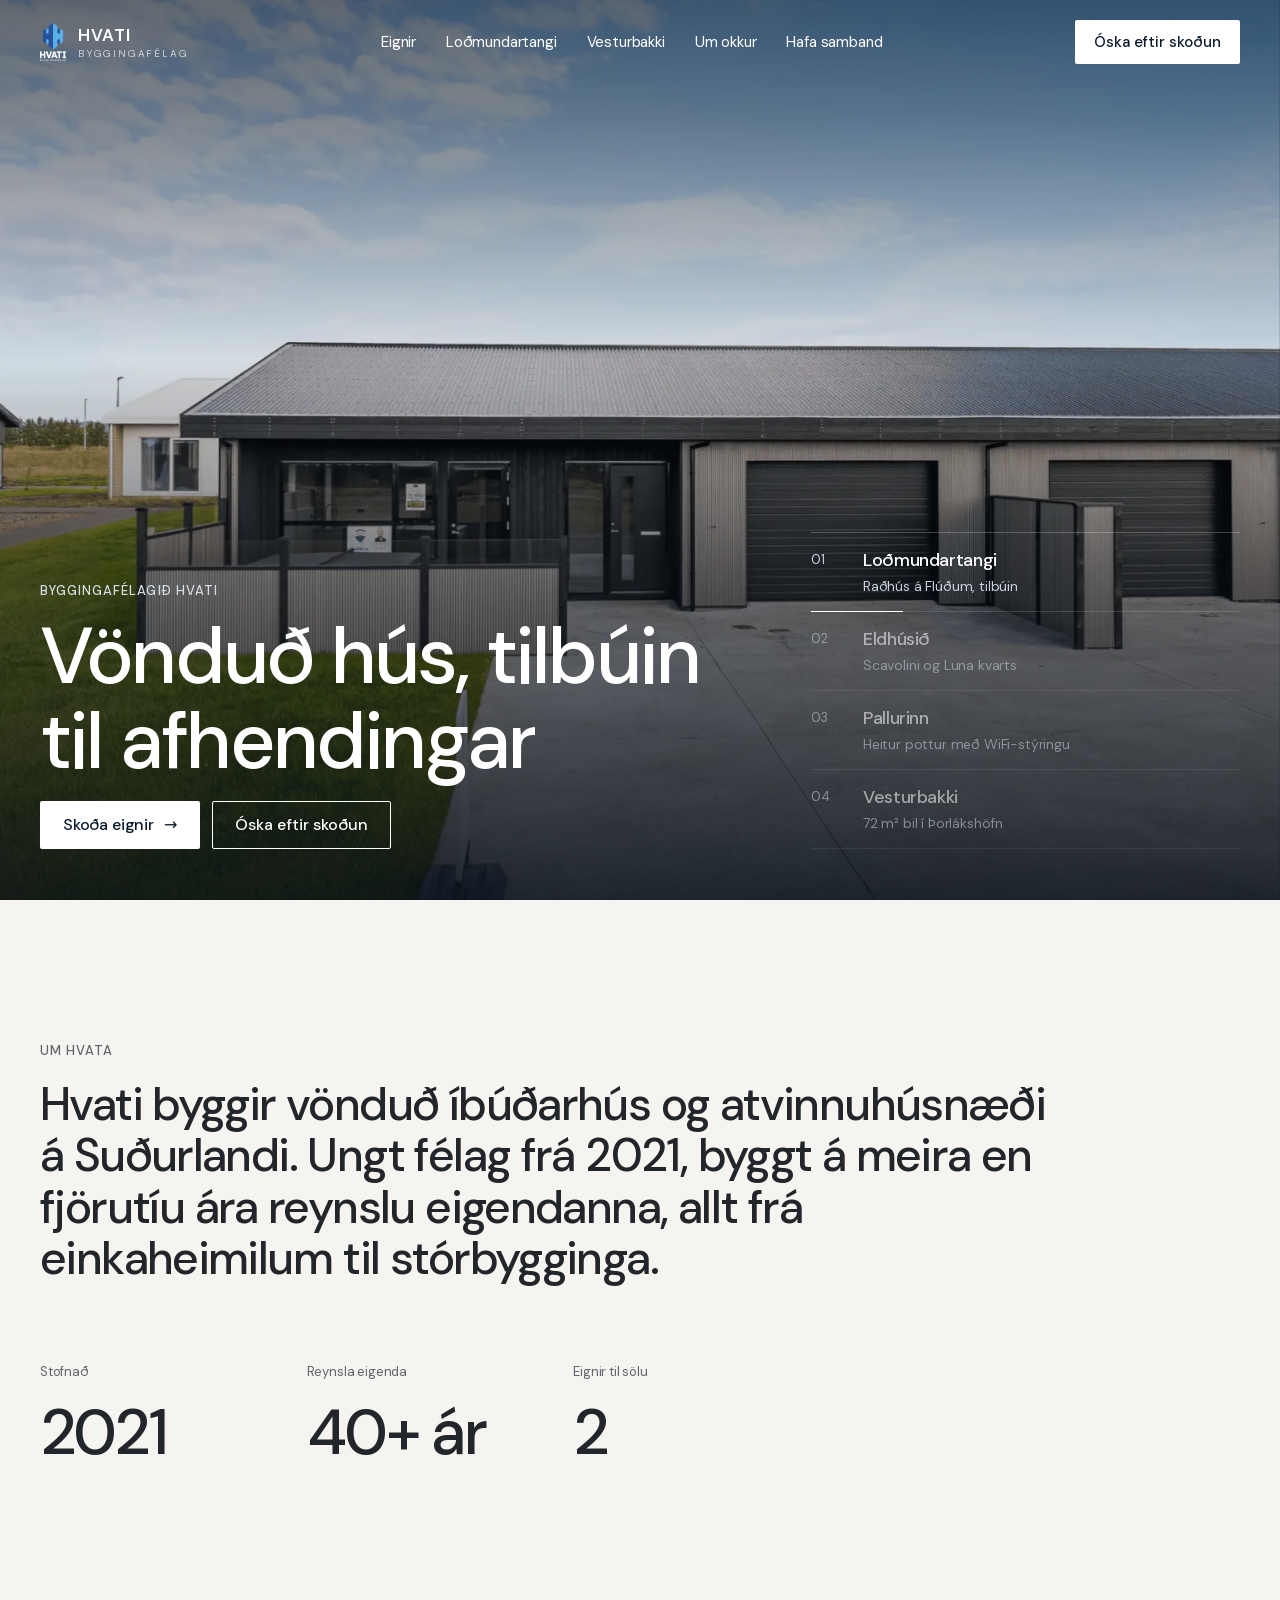
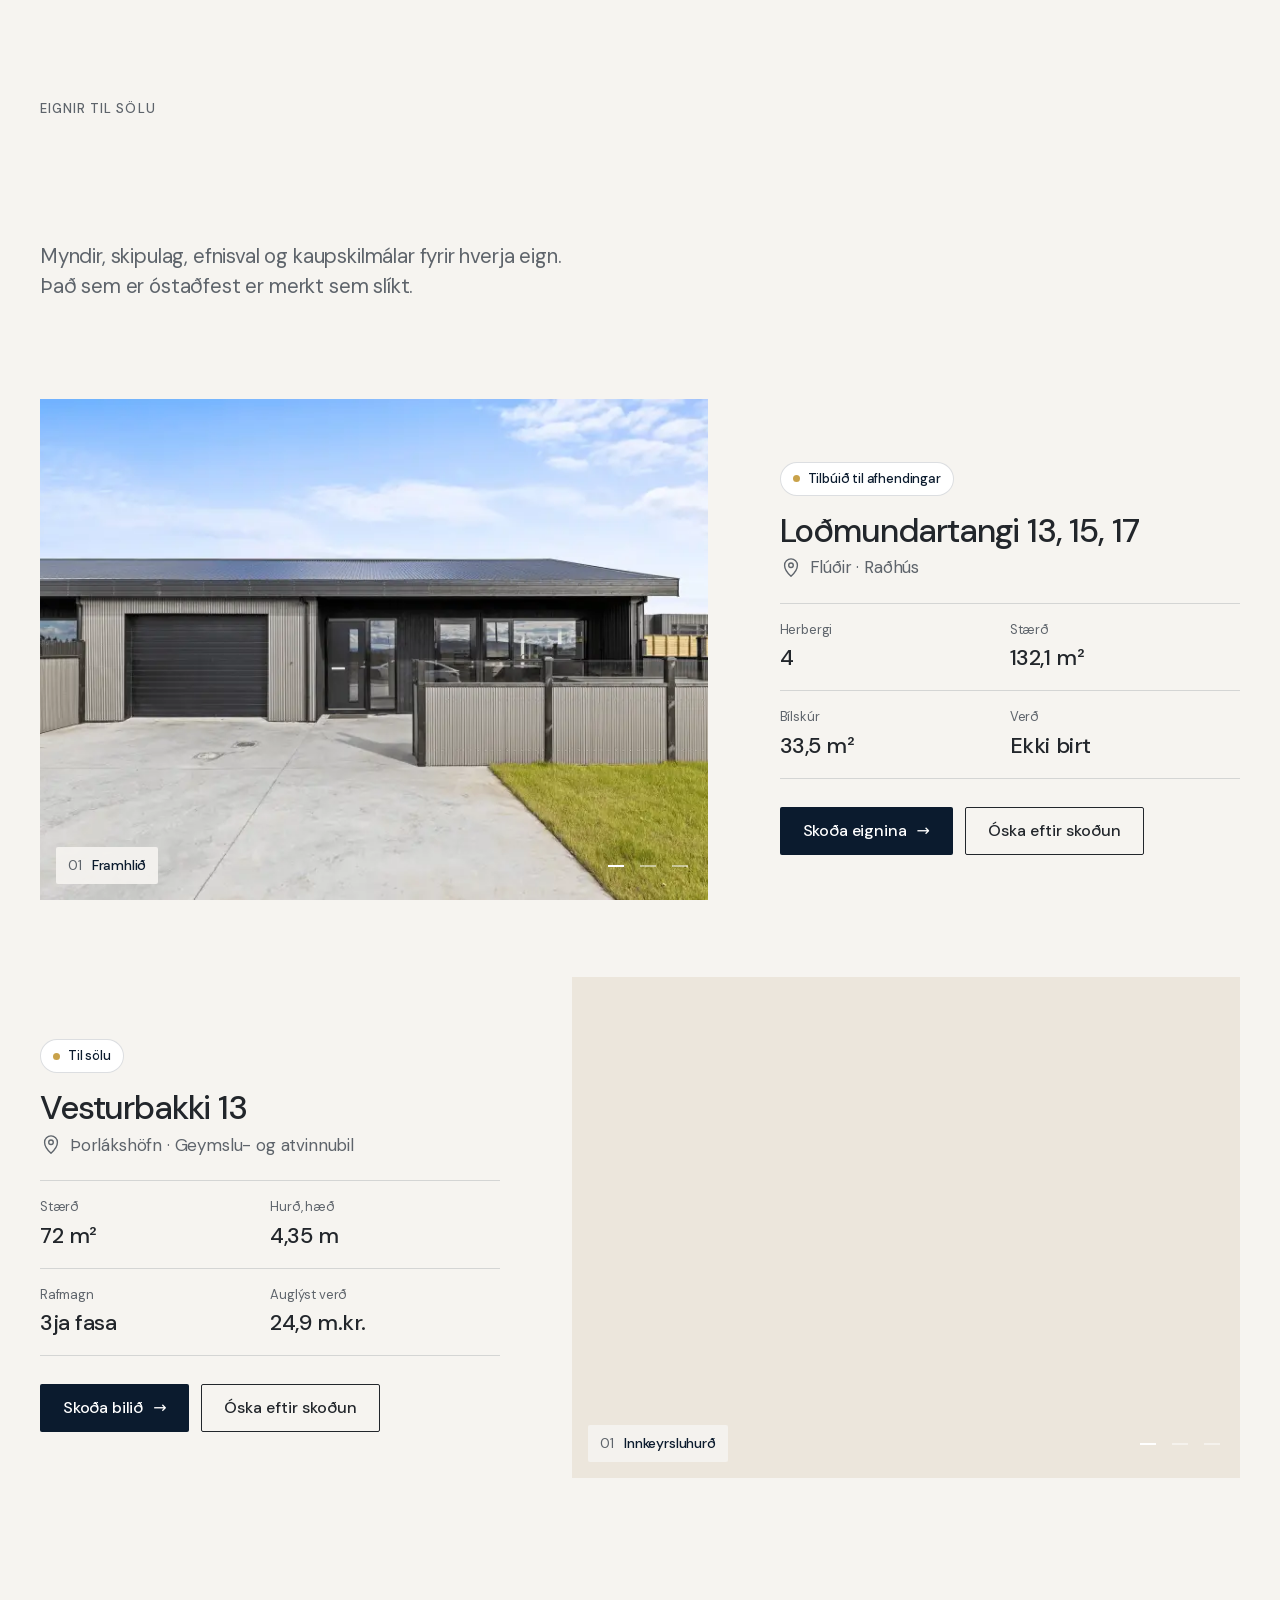
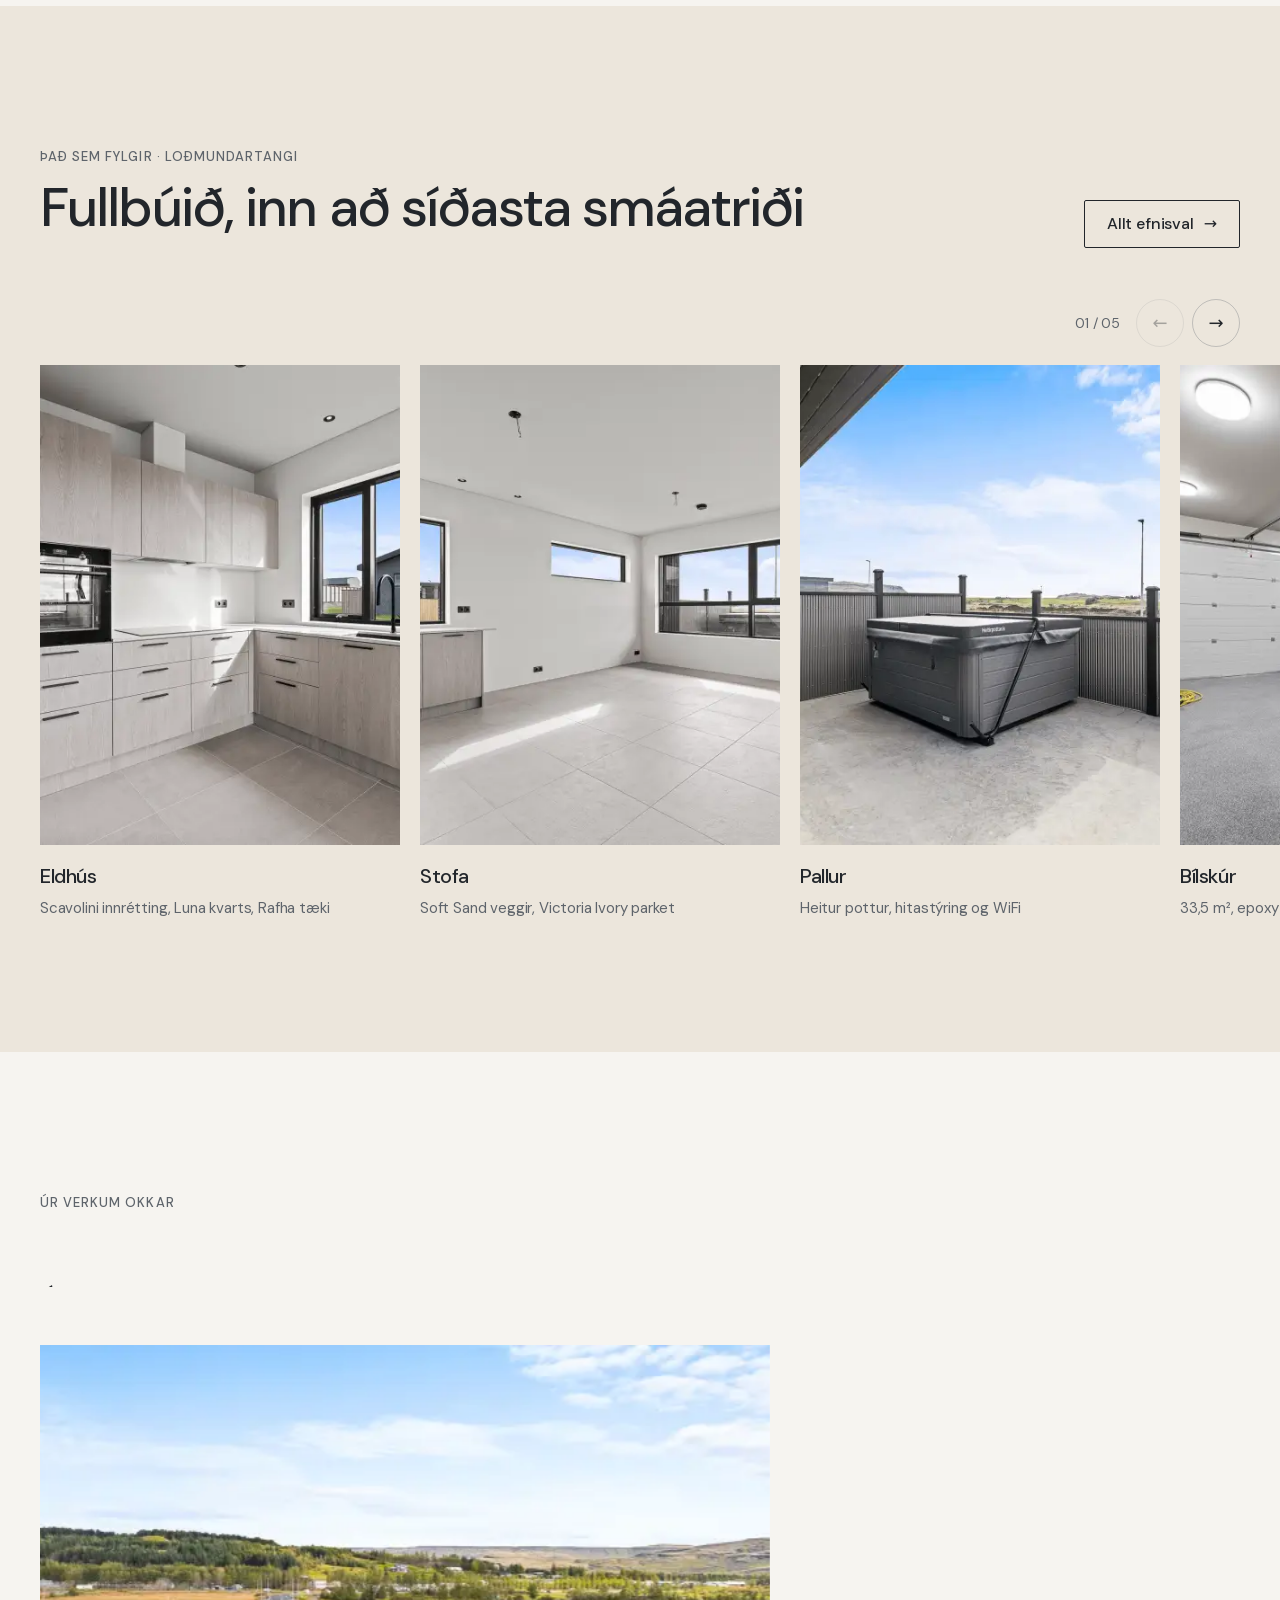
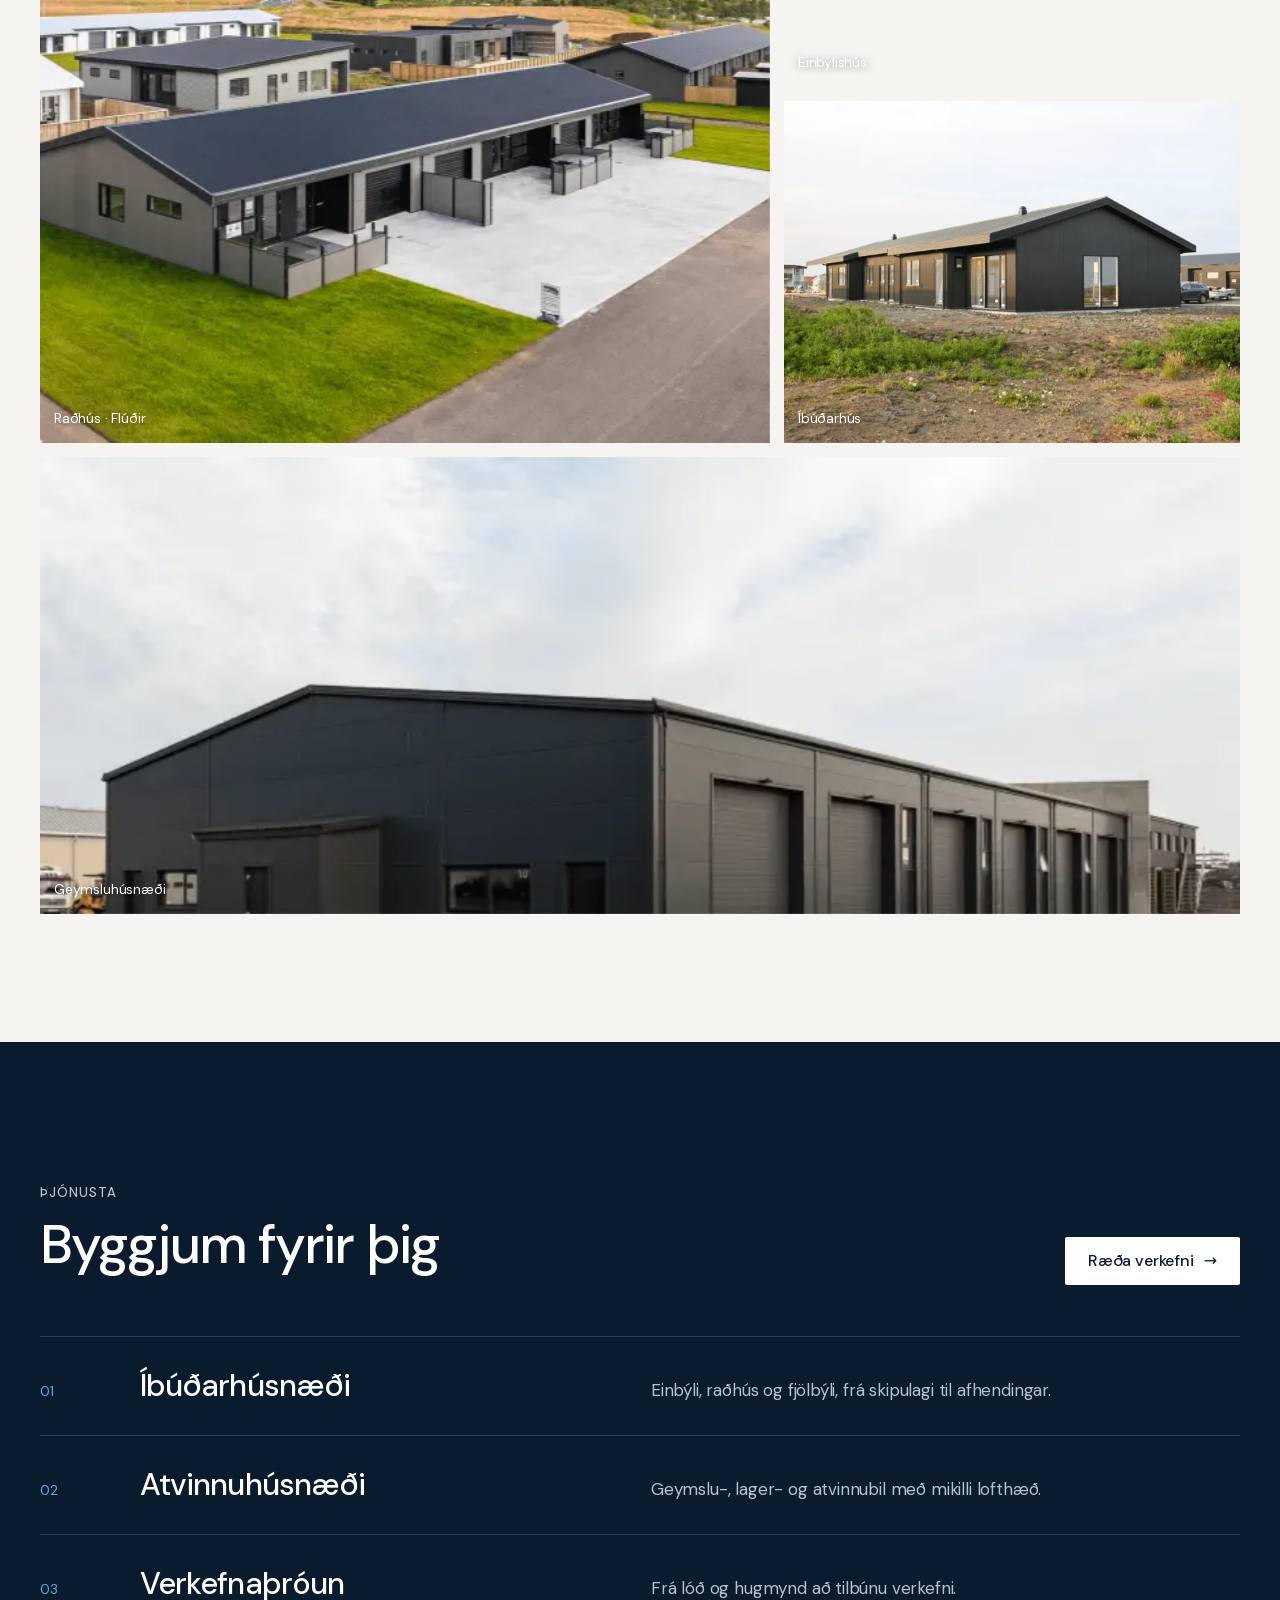
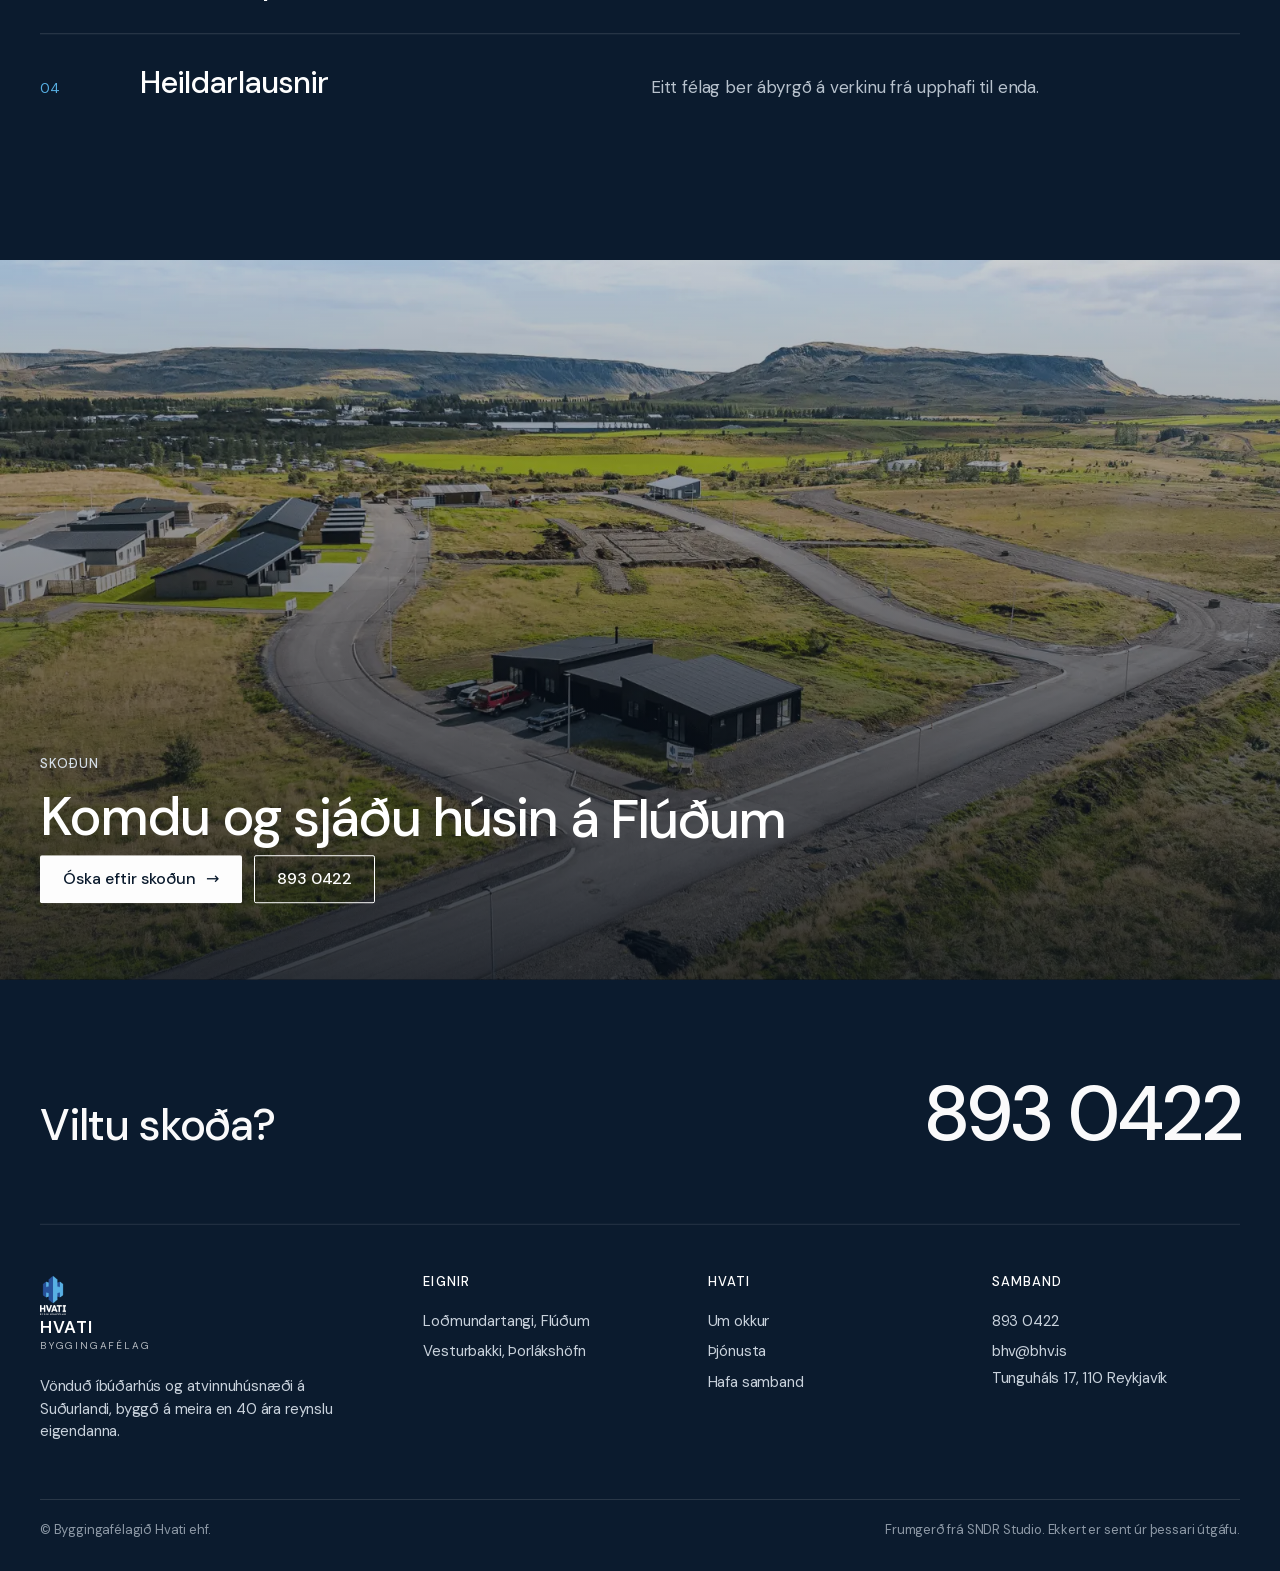
<file: index.html>
<!doctype html>
<html lang="is" class="no-js">
<head>
<meta charset="utf-8">
<meta name="viewport" content="width=device-width, initial-scale=1">
<title>Byggingafélagið Hvati | Raðhús á Flúðum og atvinnubil í Þorlákshöfn</title>
<meta name="description" content="Fullbúin raðhús á Flúðum, tilbúin til afhendingar, og geymslu- og atvinnubil í Þorlákshöfn. Byggingafélagið Hvati byggir á meira en 40 ára reynslu.">
<meta name="robots" content="noindex, nofollow">
<meta name="theme-color" content="#0B1B2E">
<link rel="icon" href="favicon.png">
<link rel="preload" href="fonts/dmsans.woff2" as="font" type="font/woff2" crossorigin>
<script>(function () {
  var root = document.documentElement;
  function set(v) { if (root.getAttribute('data-input') !== v) root.setAttribute('data-input', v); }
  addEventListener('pointerdown', function () { set('pointer'); }, true);
  addEventListener('keydown', function (e) {
    if (e.key === 'Shift' || e.key === 'Control' || e.key === 'Alt' || e.key === 'Meta') return;
    set('key');
  }, true);
})();</script>
<link rel="stylesheet" href="assets/site.css?v=mvsci8st">
<script src="assets/vendor/gsap.min.js" defer></script>
<script src="assets/vendor/ScrollTrigger.min.js" defer></script>
<script src="assets/site.js?v=mvsci8st" defer></script>
<link rel="apple-touch-icon" sizes="180x180" href="icons/apple-touch-icon.png">
</head>
<body>
<a class="skip" href="#main">Fara í efni</a>
<header class="hdr">
  <div class="wrap">
    <a class="brand" href="" aria-label="Byggingafélagið Hvati, forsíða"><img src="img/logo.png" width="26" height="38" alt=""><div><b>HVATI</b><span>BYGGINGAFÉLAG</span></div></a>
    <nav class="nav" aria-label="Aðalvalmynd"><a href="#eignir">Eignir</a><a href="lodmundartangi/">Loðmundartangi</a><a href="vesturbakki/">Vesturbakki</a><a href="#um">Um okkur</a><a href="hafa-samband/">Hafa samband</a></nav>
    <button class="btn btn--primary hdr-cta" type="button" data-request="">Óska eftir skoðun</button>
    <button class="burger" type="button" aria-label="Opna valmynd" aria-expanded="false" aria-controls="menu"><i></i></button>
  </div>
</header>
<div class="menu" id="menu" tabindex="-1" role="dialog" aria-modal="true" aria-label="Valmynd">
  <button class="close" type="button" aria-label="Loka valmynd">×</button>
  <a href="#eignir">Eignir</a>
  <a href="lodmundartangi/">Loðmundartangi</a>
  <a href="vesturbakki/">Vesturbakki</a>
  <a href="#um">Um okkur</a>
  <a href="hafa-samband/">Hafa samband</a>
  <button class="btn btn--light" type="button" data-request="">Óska eftir skoðun <span class="arr" aria-hidden="true">→</span></button>
</div>
<main id="main">
  
<section class="hvs" data-hvs aria-roledescription="myndasýning" aria-label="Eignir Hvata">
  <div class="hvs__stage">
    <figure class="hvs__slide is-on" aria-hidden="false"><img src="img/lod-front-air.webp" srcset="img/lod-front-air-800.webp 800w, img/lod-front-air.webp 1600w" sizes="100vw" width="1600" height="1067" alt="Raðhúsin við Loðmundartanga á Flúðum úr lofti" fetchpriority="high" decoding="async"></figure>
    <figure class="hvs__slide" aria-hidden="true"><img src="img/lod-kitchen.webp" srcset="img/lod-kitchen-800.webp 800w, img/lod-kitchen.webp 1600w" sizes="100vw" width="1600" height="1067" alt="Eldhús í Loðmundartanga með Scavolini innréttingu" decoding="async"></figure>
    <figure class="hvs__slide" aria-hidden="true"><img src="img/lod-pot.webp" srcset="img/lod-pot-800.webp 800w, img/lod-pot.webp 1600w" sizes="100vw" width="1600" height="1067" alt="Heitur pottur á pallinum við stofuna" decoding="async"></figure>
    <figure class="hvs__slide" aria-hidden="true"><img src="img/vest-door.webp" srcset="img/vest-door-800.webp 800w, img/vest-door.webp 1600w" sizes="100vw" width="1600" height="1067" alt="Rýmið í Vesturbakka 13 með háa innkeyrsluhurð" decoding="async"></figure>
  </div>
  <div class="hvs__shade" aria-hidden="true"></div>
  <div class="wrap hvs__content">
    <div class="hvs__lead"><p class="eyebrow">Byggingafélagið Hvati</p>
      <h1 class="title t-xl" data-split>Vönduð hús, tilbúin til afhendingar</h1>
      <div class="ctas"><a class="btn btn--light" href="#eignir">Skoða eignir <span class="arr" aria-hidden="true">→</span></a><button class="btn btn--line" type="button" data-request="lod">Óska eftir skoðun</button></div></div>
    <div class="hvs__panel">
      <p class="hvs__count" aria-live="polite"><b>01</b> / 04</p>
      <p class="hvs__caption"><b>Loðmundartangi</b><span>Raðhús á Flúðum, tilbúin</span></p>
      <ol class="hvs__index">
        <li><button type="button" aria-current="true" aria-label="Mynd 1: Loðmundartangi"><span class="n">01</span><span class="t">Loðmundartangi</span><span class="d">Raðhús á Flúðum, tilbúin</span><span class="bar"><i></i></span></button></li>
        <li><button type="button" aria-label="Mynd 2: Eldhúsið"><span class="n">02</span><span class="t">Eldhúsið</span><span class="d">Scavolini og Luna kvarts</span><span class="bar"><i></i></span></button></li>
        <li><button type="button" aria-label="Mynd 3: Pallurinn"><span class="n">03</span><span class="t">Pallurinn</span><span class="d">Heitur pottur með WiFi-stýringu</span><span class="bar"><i></i></span></button></li>
        <li><button type="button" aria-label="Mynd 4: Vesturbakki"><span class="n">04</span><span class="t">Vesturbakki</span><span class="d">72 m² bil í Þorlákshöfn</span><span class="bar"><i></i></span></button></li>
      </ol>
    </div>
  </div>
</section>

  <section class="section intro" id="um">
    <div class="wrap">
      <p class="eyebrow" data-reveal>Um Hvata</p>
      <p class="intro__text" data-split>Hvati byggir vönduð íbúðarhús og atvinnuhúsnæði á Suðurlandi. Ungt félag frá 2021, byggt á meira en fjörutíu ára reynslu eigendanna, allt frá einkaheimilum til stórbygginga.</p>
      <dl class="stats">
        <div data-reveal><dt>Stofnað</dt><dd data-count="2021" data-from="1990">2021</dd></div>
        <div data-reveal><dt>Reynsla eigenda</dt><dd><span data-count="40">40</span>+ ár</dd></div>
        <div data-reveal><dt>Eignir til sölu</dt><dd data-count="2">2</dd></div>
      </dl>
    </div>
  </section>

  <section class="section section--tight" id="eignir">
    <div class="wrap">
      <div class="head"><div><p class="eyebrow" data-reveal>Eignir til sölu</p><h2 class="title t-l" data-split>Tvær eignir, öll svör á einum stað</h2></div><p class="lede" data-reveal style="max-width:26em">Myndir, skipulag, efnisval og kaupskilmálar fyrir hverja eign. Það sem er óstaðfest er merkt sem slíkt.</p></div>

      <article class="feat">
        
<div class="rot" data-rotator>
  <figure class="rot__f is-on"><img src="img/lod-front.webp" srcset="img/lod-front-800.webp 800w, img/lod-front.webp 1600w" sizes="(min-width:1000px) 58vw, 100vw" width="1600" height="1067" alt="Framhlið raðhúsanna við Loðmundartanga" loading="lazy" decoding="async"><figcaption><span>01</span>Framhlið</figcaption></figure>
  <figure class="rot__f"><img src="img/lod-kitchen.webp" srcset="img/lod-kitchen-800.webp 800w, img/lod-kitchen.webp 1600w" sizes="(min-width:1000px) 58vw, 100vw" width="1600" height="1067" alt="Eldhús með Scavolini innréttingu" loading="lazy" decoding="async"><figcaption><span>02</span>Eldhús</figcaption></figure>
  <figure class="rot__f"><img src="img/lod-pot.webp" srcset="img/lod-pot-800.webp 800w, img/lod-pot.webp 1600w" sizes="(min-width:1000px) 58vw, 100vw" width="1600" height="1067" alt="Heitur pottur á pallinum" loading="lazy" decoding="async"><figcaption><span>03</span>Pallur og pottur</figcaption></figure>
  <div class="rot__dots"><button type="button" aria-label="Sýna: Framhlið" aria-current="true"></button><button type="button" aria-label="Sýna: Eldhús"></button><button type="button" aria-label="Sýna: Pallur og pottur"></button></div>
</div>
        <div class="feat__body">
          <p data-reveal><span class="status status--light">Tilbúið til afhendingar</span></p>
          <h3 class="title t-m" data-split>Loðmundartangi 13, 15, 17</h3>
          <p class="where" data-reveal><svg class="ico" viewBox="0 0 24 24" width="24" height="24" aria-hidden="true" fill="none" stroke="currentColor" stroke-width="1.5" stroke-linecap="round" stroke-linejoin="round"><path d="M12 21s-7-6.2-7-12a7 7 0 0 1 14 0c0 5.8-7 12-7 12z"/><circle cx="12" cy="9" r="2.5"/></svg> Flúðir · Raðhús</p>
          <dl class="feat__facts">
            <div data-reveal><dt>Herbergi</dt><dd>4</dd></div><div data-reveal><dt>Stærð</dt><dd>132,1 m²</dd></div>
            <div data-reveal><dt>Bílskúr</dt><dd>33,5 m²</dd></div><div data-reveal><dt>Verð</dt><dd>Ekki birt</dd></div>
          </dl>
          <div class="ctas" data-reveal><a class="btn btn--primary" href="lodmundartangi/">Skoða eignina <span class="arr" aria-hidden="true">→</span></a><button class="btn btn--line" type="button" data-request="lod">Óska eftir skoðun</button></div>
        </div>
      </article>

      <article class="feat feat--rev">
        
<div class="rot" data-rotator>
  <figure class="rot__f is-on"><img src="img/vest-door.webp" srcset="img/vest-door-800.webp 800w, img/vest-door.webp 1600w" sizes="(min-width:1000px) 58vw, 100vw" width="1600" height="1067" alt="Rýmið og innkeyrsluhurðin" loading="lazy" decoding="async"><figcaption><span>01</span>Innkeyrsluhurð</figcaption></figure>
  <figure class="rot__f"><img src="img/vest-hall.webp" srcset="img/vest-hall-800.webp 800w, img/vest-hall.webp 1600w" sizes="(min-width:1000px) 58vw, 100vw" width="1600" height="1067" alt="Rýmið séð frá hurð" loading="lazy" decoding="async"><figcaption><span>02</span>Rýmið</figcaption></figure>
  <figure class="rot__f"><img src="img/vest-air.webp" srcset="img/vest-air-800.webp 800w, img/vest-air.webp 1600w" sizes="(min-width:1000px) 58vw, 100vw" width="1600" height="1067" alt="Vesturbakki úr lofti" loading="lazy" decoding="async"><figcaption><span>03</span>Staðsetning</figcaption></figure>
  <div class="rot__dots"><button type="button" aria-label="Sýna: Innkeyrsluhurð" aria-current="true"></button><button type="button" aria-label="Sýna: Rýmið"></button><button type="button" aria-label="Sýna: Staðsetning"></button></div>
</div>
        <div class="feat__body">
          <p data-reveal><span class="status status--light">Til sölu</span></p>
          <h3 class="title t-m" data-split>Vesturbakki 13</h3>
          <p class="where" data-reveal><svg class="ico" viewBox="0 0 24 24" width="24" height="24" aria-hidden="true" fill="none" stroke="currentColor" stroke-width="1.5" stroke-linecap="round" stroke-linejoin="round"><path d="M12 21s-7-6.2-7-12a7 7 0 0 1 14 0c0 5.8-7 12-7 12z"/><circle cx="12" cy="9" r="2.5"/></svg> Þorlákshöfn · Geymslu- og atvinnubil</p>
          <dl class="feat__facts">
            <div data-reveal><dt>Stærð</dt><dd>72 m²</dd></div><div data-reveal><dt>Hurð, hæð</dt><dd>4,35 m</dd></div>
            <div data-reveal><dt>Rafmagn</dt><dd>3ja fasa</dd></div><div data-reveal><dt>Auglýst verð</dt><dd>24,9 m.kr.</dd></div>
          </dl>
          <div class="ctas" data-reveal><a class="btn btn--primary" href="vesturbakki/">Skoða bilið <span class="arr" aria-hidden="true">→</span></a><button class="btn btn--line" type="button" data-request="vest">Óska eftir skoðun</button></div>
        </div>
      </article>
    </div>
  </section>

  <section class="section section--sand">
    <div class="wrap">
      <div class="head"><div><p class="eyebrow" data-reveal>Það sem fylgir · Loðmundartangi</p><h2 class="title t-l" data-split>Fullbúið, inn að síðasta smáatriði</h2></div>
        <a class="btn btn--line" data-reveal href="lodmundartangi/#efni">Allt efnisval <span class="arr" aria-hidden="true">→</span></a></div>
    </div>
    <div class="strip-car" data-carousel>
      <div class="wrap car__top"><span></span><div class="car__nav"><span class="car__count">01 / 05</span><button class="car__btn prev" type="button" aria-label="Fyrri">←</button><button class="car__btn next" type="button" aria-label="Næsta">→</button></div></div>
      <div class="car__track car__track--bleed" tabindex="0" aria-label="Það sem fylgir">
        <a class="mcard" href="lodmundartangi/#efni"><span class="mcard__img"><img src="img/lod-kitchen.webp" srcset="img/lod-kitchen-800.webp 800w, img/lod-kitchen.webp 1600w" sizes="(min-width:900px) 30vw, 78vw" width="1600" height="1067" alt="Eldhús" loading="lazy" decoding="async"></span><b>Eldhús</b><span>Scavolini innrétting, Luna kvarts, Rafha tæki</span></a>
        <a class="mcard" href="lodmundartangi/#efni"><span class="mcard__img"><img src="img/lod-living.webp" srcset="img/lod-living-800.webp 800w, img/lod-living.webp 1600w" sizes="(min-width:900px) 30vw, 78vw" width="1600" height="1067" alt="Stofa" loading="lazy" decoding="async"></span><b>Stofa</b><span>Soft Sand veggir, Victoria Ivory parket</span></a>
        <a class="mcard" href="lodmundartangi/#efni"><span class="mcard__img"><img src="img/lod-pot.webp" srcset="img/lod-pot-800.webp 800w, img/lod-pot.webp 1600w" sizes="(min-width:900px) 30vw, 78vw" width="1600" height="1067" alt="Pallur" loading="lazy" decoding="async"></span><b>Pallur</b><span>Heitur pottur, hitastýring og WiFi</span></a>
        <a class="mcard" href="lodmundartangi/#efni"><span class="mcard__img"><img src="img/lod-garage.webp" srcset="img/lod-garage-800.webp 800w, img/lod-garage.webp 1600w" sizes="(min-width:900px) 30vw, 78vw" width="1600" height="1067" alt="Bílskúr" loading="lazy" decoding="async"></span><b>Bílskúr</b><span>33,5 m², epoxy kvarts gólf</span></a>
        <a class="mcard" href="lodmundartangi/#efni"><span class="mcard__img"><img src="img/lod-open.webp" srcset="img/lod-open-800.webp 800w, img/lod-open.webp 1600w" sizes="(min-width:900px) 30vw, 78vw" width="1600" height="1067" alt="Alrými" loading="lazy" decoding="async"></span><b>Alrými</b><span>Hljóðdúkur í loftum helstu rýma</span></a>
      </div>
    </div>
  </section>

  <section class="section">
    <div class="wrap">
      <div class="head"><div><p class="eyebrow" data-reveal>Úr verkum okkar</p><h2 class="title t-l" data-split>Íbúðarhús og atvinnuhúsnæði</h2></div></div>
      <div class="mosaic">
        <figure class="m1" data-clip><img src="img/lod-row-air.webp" srcset="img/lod-row-air-800.webp 800w, img/lod-row-air.webp 1600w" sizes="(min-width:900px) 60vw, 100vw" width="1600" height="1067" alt="Raðhúsaröð við Loðmundartanga, Flúðum" loading="lazy" decoding="async"><figcaption>Raðhús · Flúðir</figcaption></figure>
        <figure class="m2" data-clip><img src="img/verk-einbyli.webp" srcset="img/verk-einbyli-800.webp 800w, img/verk-einbyli.webp 1600w" sizes="(min-width:900px) 34vw, 50vw" width="1600" height="1067" alt="Einbýlishús klætt dökkri klæðningu" loading="lazy" decoding="async"><figcaption>Einbýlishús</figcaption></figure>
        <figure class="m3" data-clip><img src="img/verk-einbyli-2.webp" srcset="img/verk-einbyli-2-800.webp 800w, img/verk-einbyli-2.webp 1600w" sizes="(min-width:900px) 34vw, 50vw" width="1600" height="1067" alt="Íbúðarhús á einni hæð" loading="lazy" decoding="async"><figcaption>Íbúðarhús</figcaption></figure>
        <figure class="m4" data-clip><img src="img/verk-geymsla.webp" srcset="img/verk-geymsla-800.webp 800w, img/verk-geymsla.webp 1600w" sizes="(min-width:900px) 60vw, 100vw" width="1600" height="1067" alt="Geymsluhúsnæði með innkeyrsluhurðum" loading="lazy" decoding="async"><figcaption>Geymsluhúsnæði</figcaption></figure>
      </div>
    </div>
  </section>

  <section class="section section--ink" id="thjonusta">
    <div class="wrap">
      <div class="head"><div><p class="eyebrow" data-reveal>Þjónusta</p><h2 class="title t-l" data-split>Byggjum fyrir þig</h2></div><a class="btn btn--light" data-reveal href="hafa-samband/?erindi=byggja">Ræða verkefni <span class="arr" aria-hidden="true">→</span></a></div>
      <ol class="svc2">
        <li data-reveal><span class="n">01</span><h3>Íbúðarhúsnæði</h3><p>Einbýli, raðhús og fjölbýli, frá skipulagi til afhendingar.</p></li>
        <li data-reveal><span class="n">02</span><h3>Atvinnuhúsnæði</h3><p>Geymslu-, lager- og atvinnubil með mikilli lofthæð.</p></li>
        <li data-reveal><span class="n">03</span><h3>Verkefnaþróun</h3><p>Frá lóð og hugmynd að tilbúnu verkefni.</p></li>
        <li data-reveal><span class="n">04</span><h3>Heildarlausnir</h3><p>Eitt félag ber ábyrgð á verkinu frá upphafi til enda.</p></li>
      </ol>
    </div>
  </section>

  <section class="band" data-parallax>
    <img src="img/lod-fludir-air.webp" srcset="img/lod-fludir-air-800.webp 800w, img/lod-fludir-air.webp 1600w" sizes="100vw" width="1600" height="1067" alt="Byggðin á Flúðum úr lofti" loading="lazy" decoding="async">
    <div class="wrap band__in">
      <p class="eyebrow">Skoðun</p>
      <h2 class="title t-l" data-split>Komdu og sjáðu húsin á Flúðum</h2>
      <div class="ctas" data-reveal><button class="btn btn--light" type="button" data-request="lod">Óska eftir skoðun <span class="arr" aria-hidden="true">→</span></button><a class="btn btn--line" href="tel:+3548930422">893 0422</a></div>
    </div>
  </section>
</main>
<footer class="ftr">
  <div class="wrap">
    <div class="ftr__big" data-reveal><p>Viltu skoða?</p><a href="tel:+3548930422">893 0422</a></div>
    <div class="grid">
      <div><a class="brand" href="" style="color:#fff"><img src="img/logo.png" width="26" height="38" alt=""><div><b>HVATI</b><span>BYGGINGAFÉLAG</span></div></a>
        <p style="margin:18px 0 0;max-width:22em">Vönduð íbúðarhús og atvinnuhúsnæði á Suðurlandi, byggð á meira en 40 ára reynslu eigendanna.</p></div>
      <div><h4>Eignir</h4><ul><li><a href="lodmundartangi/">Loðmundartangi, Flúðum</a></li><li><a href="vesturbakki/">Vesturbakki, Þorlákshöfn</a></li></ul></div>
      <div><h4>Hvati</h4><ul><li><a href="#um">Um okkur</a></li><li><a href="#thjonusta">Þjónusta</a></li><li><a href="hafa-samband/">Hafa samband</a></li></ul></div>
      <div><h4>Samband</h4><ul><li><a href="tel:+3548930422">893 0422</a></li><li><a href="mailto:bhv@bhv.is">bhv@bhv.is</a></li><li>Tunguháls 17, 110 Reykjavík</li></ul></div>
    </div>
    <div class="legal"><span>© Byggingafélagið Hvati ehf.</span><span>Frumgerð frá SNDR Studio. Ekkert er sent úr þessari útgáfu.</span></div>
  </div>
</footer>


<dialog class="sheet" id="sheet" aria-labelledby="sheet-t" tabindex="-1">
  <div class="sheet__in">
    <div class="sheet__top"><div><p class="eyebrow">Skoðun</p><h2 id="sheet-t">Óska eftir skoðun</h2></div><button class="x" type="button" aria-label="Loka">×</button></div>
    <form class="form" novalidate>
      <div class="fld"><label for="rq-unit">Eign</label><select id="rq-unit" name="eign"><option value="lod-13">Loðmundartangi 13, Flúðum</option><option value="lod-15">Loðmundartangi 15, Flúðum</option><option value="lod-17">Loðmundartangi 17, Flúðum</option><option value="lod">Loðmundartangi, hvaða hús sem er</option><option value="vest">Vesturbakki 13, Þorlákshöfn</option></select></div>
      <fieldset class="seg"><legend>Hvaða dagar henta?</legend><label><input type="radio" name="dagar" value="Virka daga"><span>Virka daga</span></label><label><input type="radio" name="dagar" value="Um helgi"><span>Um helgi</span></label><label><input type="radio" name="dagar" value="Skiptir ekki máli" checked><span>Skiptir ekki máli</span></label></fieldset>
      <fieldset class="seg"><legend>Hvaða tími dags?</legend><label><input type="radio" name="timi" value="Fyrir hádegi"><span>Fyrir hádegi</span></label><label><input type="radio" name="timi" value="Eftir hádegi" checked><span>Eftir hádegi</span></label><label><input type="radio" name="timi" value="Síðdegis"><span>Síðdegis</span></label></fieldset>
      <div class="row2">
        <div class="fld"><label for="rq-name">Nafn</label><input id="rq-name" name="nafn" autocomplete="name" required></div>
        <div class="fld"><label for="rq-contact">Sími eða netfang</label><input id="rq-contact" name="samband" autocomplete="email" required></div>
      </div>
      <div class="fld"><label for="rq-msg">Athugasemd (valfrjálst)</label><textarea id="rq-msg" name="athugasemd" rows="3"></textarea></div>
      <p class="note">Hvati hefur samband og staðfestir tíma. Engin bókun verður til fyrr en tíminn er staðfestur.</p>
      <button class="btn btn--primary" type="submit">Senda ósk um skoðun <span class="arr" aria-hidden="true">→</span></button>
    </form>
    <div class="done" hidden tabindex="-1" role="status"><h3>Takk fyrir.</h3><p>Þetta er frumgerð. Fyrirspurnin var ekki send.</p></div>
  </div>
</dialog>
</body>
</html>
</file>
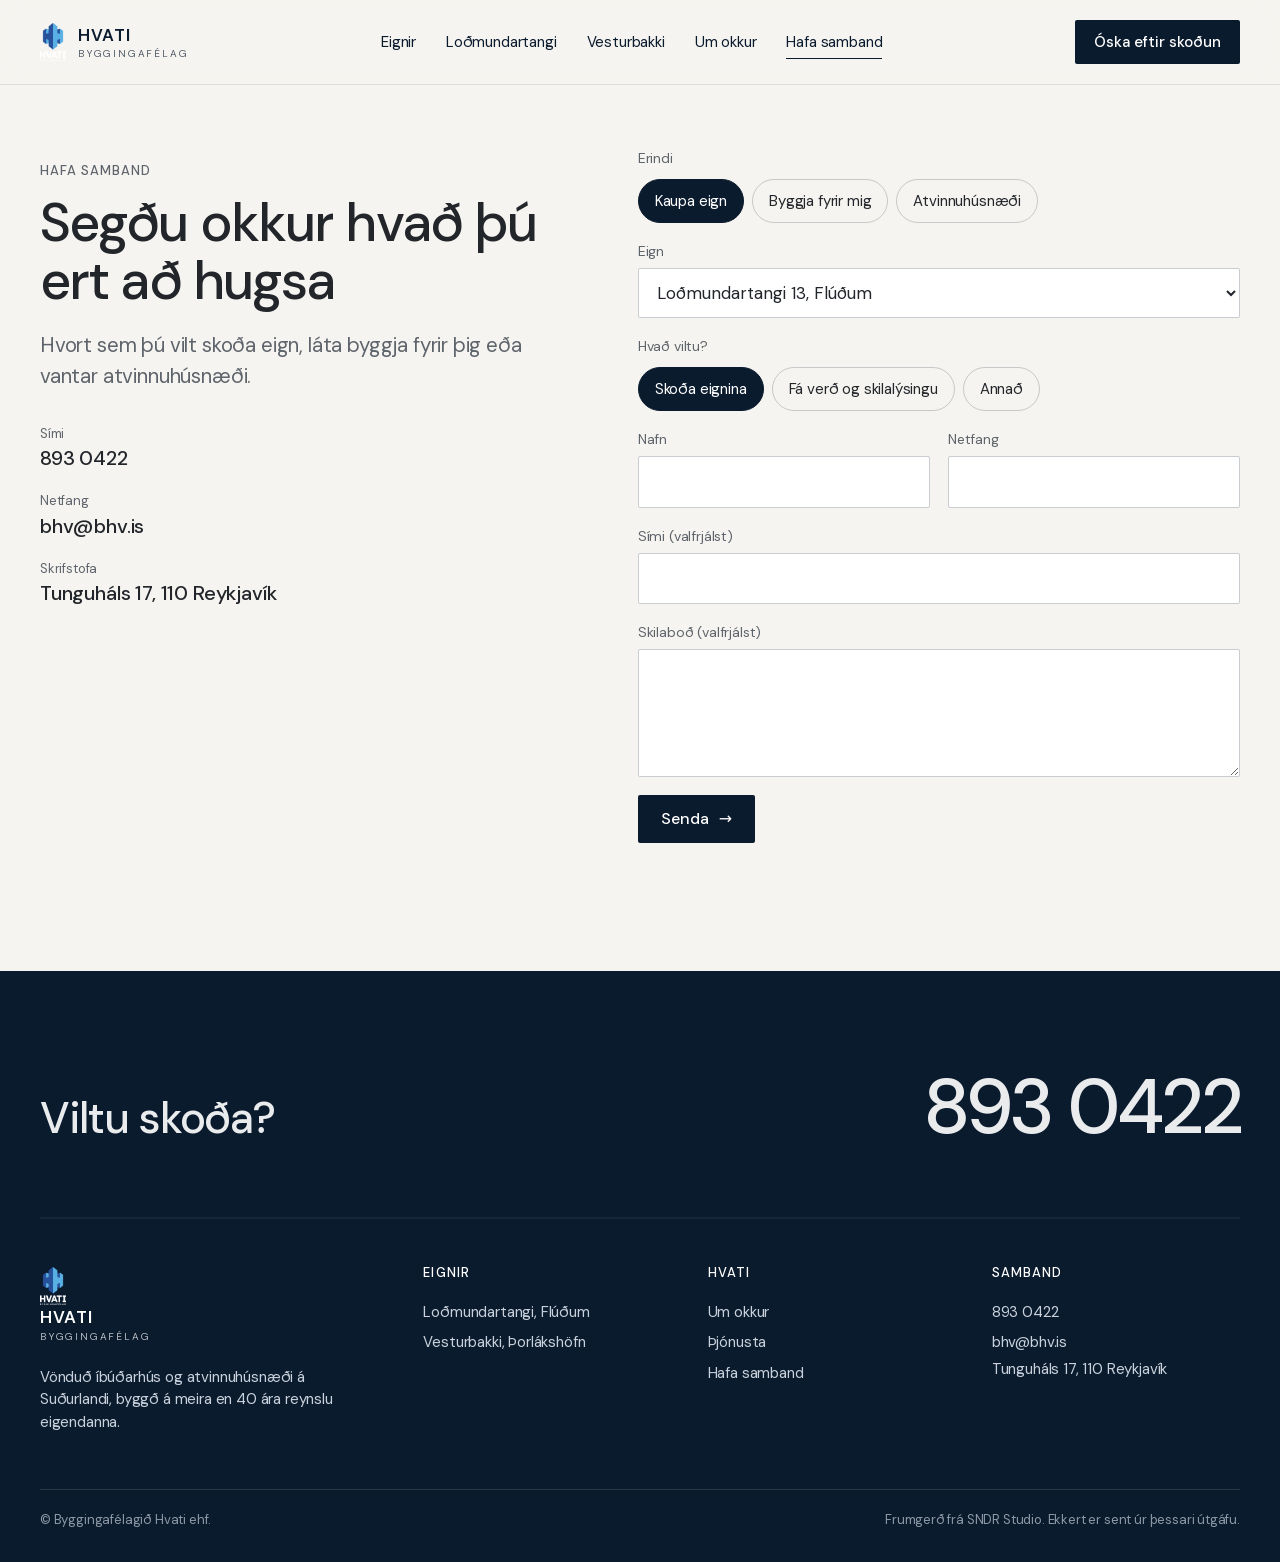
<file: hafa-samband/index.html>
<!doctype html>
<html lang="is" class="no-js">
<head>
<meta charset="utf-8">
<meta name="viewport" content="width=device-width, initial-scale=1">
<title>Hafa samband | Byggingafélagið Hvati</title>
<meta name="description" content="Hafðu samband við Byggingafélagið Hvata um kaup á eign, nýbyggingu eða atvinnuhúsnæði. Sími 893 0422, bhv@bhv.is.">
<meta name="robots" content="noindex, nofollow">
<meta name="theme-color" content="#0B1B2E">
<link rel="icon" href="../favicon.png">
<link rel="preload" href="../fonts/dmsans.woff2" as="font" type="font/woff2" crossorigin>
<script>(function () {
  var root = document.documentElement;
  function set(v) { if (root.getAttribute('data-input') !== v) root.setAttribute('data-input', v); }
  addEventListener('pointerdown', function () { set('pointer'); }, true);
  addEventListener('keydown', function (e) {
    if (e.key === 'Shift' || e.key === 'Control' || e.key === 'Alt' || e.key === 'Meta') return;
    set('key');
  }, true);
})();</script>
<link rel="stylesheet" href="../assets/site.css?v=mvsci8st">
<script src="../assets/vendor/gsap.min.js" defer></script>
<script src="../assets/vendor/ScrollTrigger.min.js" defer></script>
<script src="../assets/site.js?v=mvsci8st" defer></script>
<link rel="apple-touch-icon" sizes="180x180" href="../icons/apple-touch-icon.png">
</head>
<body>
<a class="skip" href="#main">Fara í efni</a>
<header class="hdr hdr--solid">
  <div class="wrap">
    <a class="brand" href="../" aria-label="Byggingafélagið Hvati, forsíða"><img src="../img/logo.png" width="26" height="38" alt=""><div><b>HVATI</b><span>BYGGINGAFÉLAG</span></div></a>
    <nav class="nav" aria-label="Aðalvalmynd"><a href="../#eignir">Eignir</a><a href="../lodmundartangi/">Loðmundartangi</a><a href="../vesturbakki/">Vesturbakki</a><a href="../#um">Um okkur</a><a href="../hafa-samband/" aria-current="page">Hafa samband</a></nav>
    <button class="btn btn--primary hdr-cta" type="button" data-request="">Óska eftir skoðun</button>
    <button class="burger" type="button" aria-label="Opna valmynd" aria-expanded="false" aria-controls="menu"><i></i></button>
  </div>
</header>
<div class="menu" id="menu" tabindex="-1" role="dialog" aria-modal="true" aria-label="Valmynd">
  <button class="close" type="button" aria-label="Loka valmynd">×</button>
  <a href="../#eignir">Eignir</a>
  <a href="../lodmundartangi/">Loðmundartangi</a>
  <a href="../vesturbakki/">Vesturbakki</a>
  <a href="../#um">Um okkur</a>
  <a href="../hafa-samband/">Hafa samband</a>
  <button class="btn btn--light" type="button" data-request="">Óska eftir skoðun <span class="arr" aria-hidden="true">→</span></button>
</div>
<main id="main">
  <section class="section" style="padding-top:calc(var(--hdr) + 64px)">
    <div class="wrap contact">
      <div>
        <p class="eyebrow" data-reveal>Hafa samband</p>
        <h1 class="title t-l" data-split style="margin:12px 0 18px">Segðu okkur hvað þú ert að hugsa</h1>
        <p class="lede" data-reveal>Hvort sem þú vilt skoða eign, láta byggja fyrir þig eða vantar atvinnuhúsnæði.</p>
        <address class="addr">
          <div data-reveal><small>Sími</small><a href="tel:+3548930422">893 0422</a></div>
          <div data-reveal><small>Netfang</small><a href="mailto:bhv@bhv.is">bhv@bhv.is</a></div>
          <div data-reveal><small>Skrifstofa</small><span style="font-size:20px;font-weight:500">Tunguháls 17, 110 Reykjavík</span></div>
        </address>
      </div>
      <div data-reveal>
        <form class="form" id="enquiry" novalidate>
          <fieldset class="seg"><legend>Erindi</legend><label><input type="radio" name="erindi" value="kaupa" checked><span>Kaupa eign</span></label><label><input type="radio" name="erindi" value="byggja"><span>Byggja fyrir mig</span></label><label><input type="radio" name="erindi" value="atvinna"><span>Atvinnuhúsnæði</span></label></fieldset>
          <div class="branch" data-branch="kaupa">
            <div class="fld"><label for="e-eign">Eign</label><select id="e-eign" name="eign"><option value="lod-13">Loðmundartangi 13, Flúðum</option><option value="lod-15">Loðmundartangi 15, Flúðum</option><option value="lod-17">Loðmundartangi 17, Flúðum</option><option value="lod">Loðmundartangi, hvaða hús sem er</option><option value="vest">Vesturbakki 13, Þorlákshöfn</option></select></div>
            <fieldset class="seg"><legend>Hvað viltu?</legend><label><input type="radio" name="vilt" value="Skoða eignina" checked><span>Skoða eignina</span></label><label><input type="radio" name="vilt" value="Fá verð og skilalýsingu"><span>Fá verð og skilalýsingu</span></label><label><input type="radio" name="vilt" value="Annað"><span>Annað</span></label></fieldset>
          </div>
          <div class="branch" data-branch="byggja" hidden>
            <fieldset class="seg"><legend>Hvað á að byggja?</legend><label><input type="radio" name="tegund" value="Einbýli" checked><span>Einbýli</span></label><label><input type="radio" name="tegund" value="Raðhús"><span>Raðhús</span></label><label><input type="radio" name="tegund" value="Fjölbýli"><span>Fjölbýli</span></label><label><input type="radio" name="tegund" value="Annað"><span>Annað</span></label></fieldset>
            <fieldset class="seg"><legend>Er lóð til staðar?</legend><label><input type="radio" name="lod" value="Já" checked><span>Já</span></label><label><input type="radio" name="lod" value="Nei"><span>Nei</span></label><label><input type="radio" name="lod" value="Í vinnslu"><span>Í vinnslu</span></label></fieldset>
            <div class="row2"><div class="fld"><label for="e-stadur">Staðsetning</label><input id="e-stadur" name="stadur"></div><div class="fld"><label for="e-hvenaer">Hvenær viltu byrja?</label><input id="e-hvenaer" name="hvenaer" placeholder="t.d. vor 2027"></div></div>
          </div>
          <div class="branch" data-branch="atvinna" hidden>
            <div class="row2"><div class="fld"><label for="e-fm">Stærð (m²)</label><input id="e-fm" name="fermetrar" inputmode="numeric"></div><div class="fld"><label for="e-notkun">Notkun</label><input id="e-notkun" name="notkun" placeholder="t.d. lager, verkstæði"></div></div>
            <div class="fld"><label for="e-stadur2">Staðsetning</label><input id="e-stadur2" name="stadur"></div>
          </div>
          <div class="row2">
            <div class="fld"><label for="e-nafn">Nafn</label><input id="e-nafn" name="nafn" autocomplete="name" required></div>
            <div class="fld"><label for="e-email">Netfang</label><input id="e-email" name="netfang" type="email" autocomplete="email" required></div>
          </div>
          <div class="fld"><label for="e-simi">Sími (valfrjálst)</label><input id="e-simi" name="simi" type="tel" autocomplete="tel"></div>
          <div class="fld"><label for="e-msg">Skilaboð (valfrjálst)</label><textarea id="e-msg" name="skilabod" rows="4"></textarea></div>
          <button class="btn btn--primary" type="submit" style="justify-self:start">Senda <span class="arr" aria-hidden="true">→</span></button>
        </form>
        <div class="done" id="enquiry-done" hidden tabindex="-1" role="status"><h3>Takk fyrir.</h3><p>Þetta er frumgerð. Fyrirspurnin var ekki send.</p></div>
      </div>
    </div>
  </section>
</main>
<footer class="ftr">
  <div class="wrap">
    <div class="ftr__big" data-reveal><p>Viltu skoða?</p><a href="tel:+3548930422">893 0422</a></div>
    <div class="grid">
      <div><a class="brand" href="../" style="color:#fff"><img src="../img/logo.png" width="26" height="38" alt=""><div><b>HVATI</b><span>BYGGINGAFÉLAG</span></div></a>
        <p style="margin:18px 0 0;max-width:22em">Vönduð íbúðarhús og atvinnuhúsnæði á Suðurlandi, byggð á meira en 40 ára reynslu eigendanna.</p></div>
      <div><h4>Eignir</h4><ul><li><a href="../lodmundartangi/">Loðmundartangi, Flúðum</a></li><li><a href="../vesturbakki/">Vesturbakki, Þorlákshöfn</a></li></ul></div>
      <div><h4>Hvati</h4><ul><li><a href="../#um">Um okkur</a></li><li><a href="../#thjonusta">Þjónusta</a></li><li><a href="../hafa-samband/">Hafa samband</a></li></ul></div>
      <div><h4>Samband</h4><ul><li><a href="tel:+3548930422">893 0422</a></li><li><a href="mailto:bhv@bhv.is">bhv@bhv.is</a></li><li>Tunguháls 17, 110 Reykjavík</li></ul></div>
    </div>
    <div class="legal"><span>© Byggingafélagið Hvati ehf.</span><span>Frumgerð frá SNDR Studio. Ekkert er sent úr þessari útgáfu.</span></div>
  </div>
</footer>


<dialog class="sheet" id="sheet" aria-labelledby="sheet-t" tabindex="-1">
  <div class="sheet__in">
    <div class="sheet__top"><div><p class="eyebrow">Skoðun</p><h2 id="sheet-t">Óska eftir skoðun</h2></div><button class="x" type="button" aria-label="Loka">×</button></div>
    <form class="form" novalidate>
      <div class="fld"><label for="rq-unit">Eign</label><select id="rq-unit" name="eign"><option value="lod-13">Loðmundartangi 13, Flúðum</option><option value="lod-15">Loðmundartangi 15, Flúðum</option><option value="lod-17">Loðmundartangi 17, Flúðum</option><option value="lod">Loðmundartangi, hvaða hús sem er</option><option value="vest">Vesturbakki 13, Þorlákshöfn</option></select></div>
      <fieldset class="seg"><legend>Hvaða dagar henta?</legend><label><input type="radio" name="dagar" value="Virka daga"><span>Virka daga</span></label><label><input type="radio" name="dagar" value="Um helgi"><span>Um helgi</span></label><label><input type="radio" name="dagar" value="Skiptir ekki máli" checked><span>Skiptir ekki máli</span></label></fieldset>
      <fieldset class="seg"><legend>Hvaða tími dags?</legend><label><input type="radio" name="timi" value="Fyrir hádegi"><span>Fyrir hádegi</span></label><label><input type="radio" name="timi" value="Eftir hádegi" checked><span>Eftir hádegi</span></label><label><input type="radio" name="timi" value="Síðdegis"><span>Síðdegis</span></label></fieldset>
      <div class="row2">
        <div class="fld"><label for="rq-name">Nafn</label><input id="rq-name" name="nafn" autocomplete="name" required></div>
        <div class="fld"><label for="rq-contact">Sími eða netfang</label><input id="rq-contact" name="samband" autocomplete="email" required></div>
      </div>
      <div class="fld"><label for="rq-msg">Athugasemd (valfrjálst)</label><textarea id="rq-msg" name="athugasemd" rows="3"></textarea></div>
      <p class="note">Hvati hefur samband og staðfestir tíma. Engin bókun verður til fyrr en tíminn er staðfestur.</p>
      <button class="btn btn--primary" type="submit">Senda ósk um skoðun <span class="arr" aria-hidden="true">→</span></button>
    </form>
    <div class="done" hidden tabindex="-1" role="status"><h3>Takk fyrir.</h3><p>Þetta er frumgerð. Fyrirspurnin var ekki send.</p></div>
  </div>
</dialog>
</body>
</html>
</file>
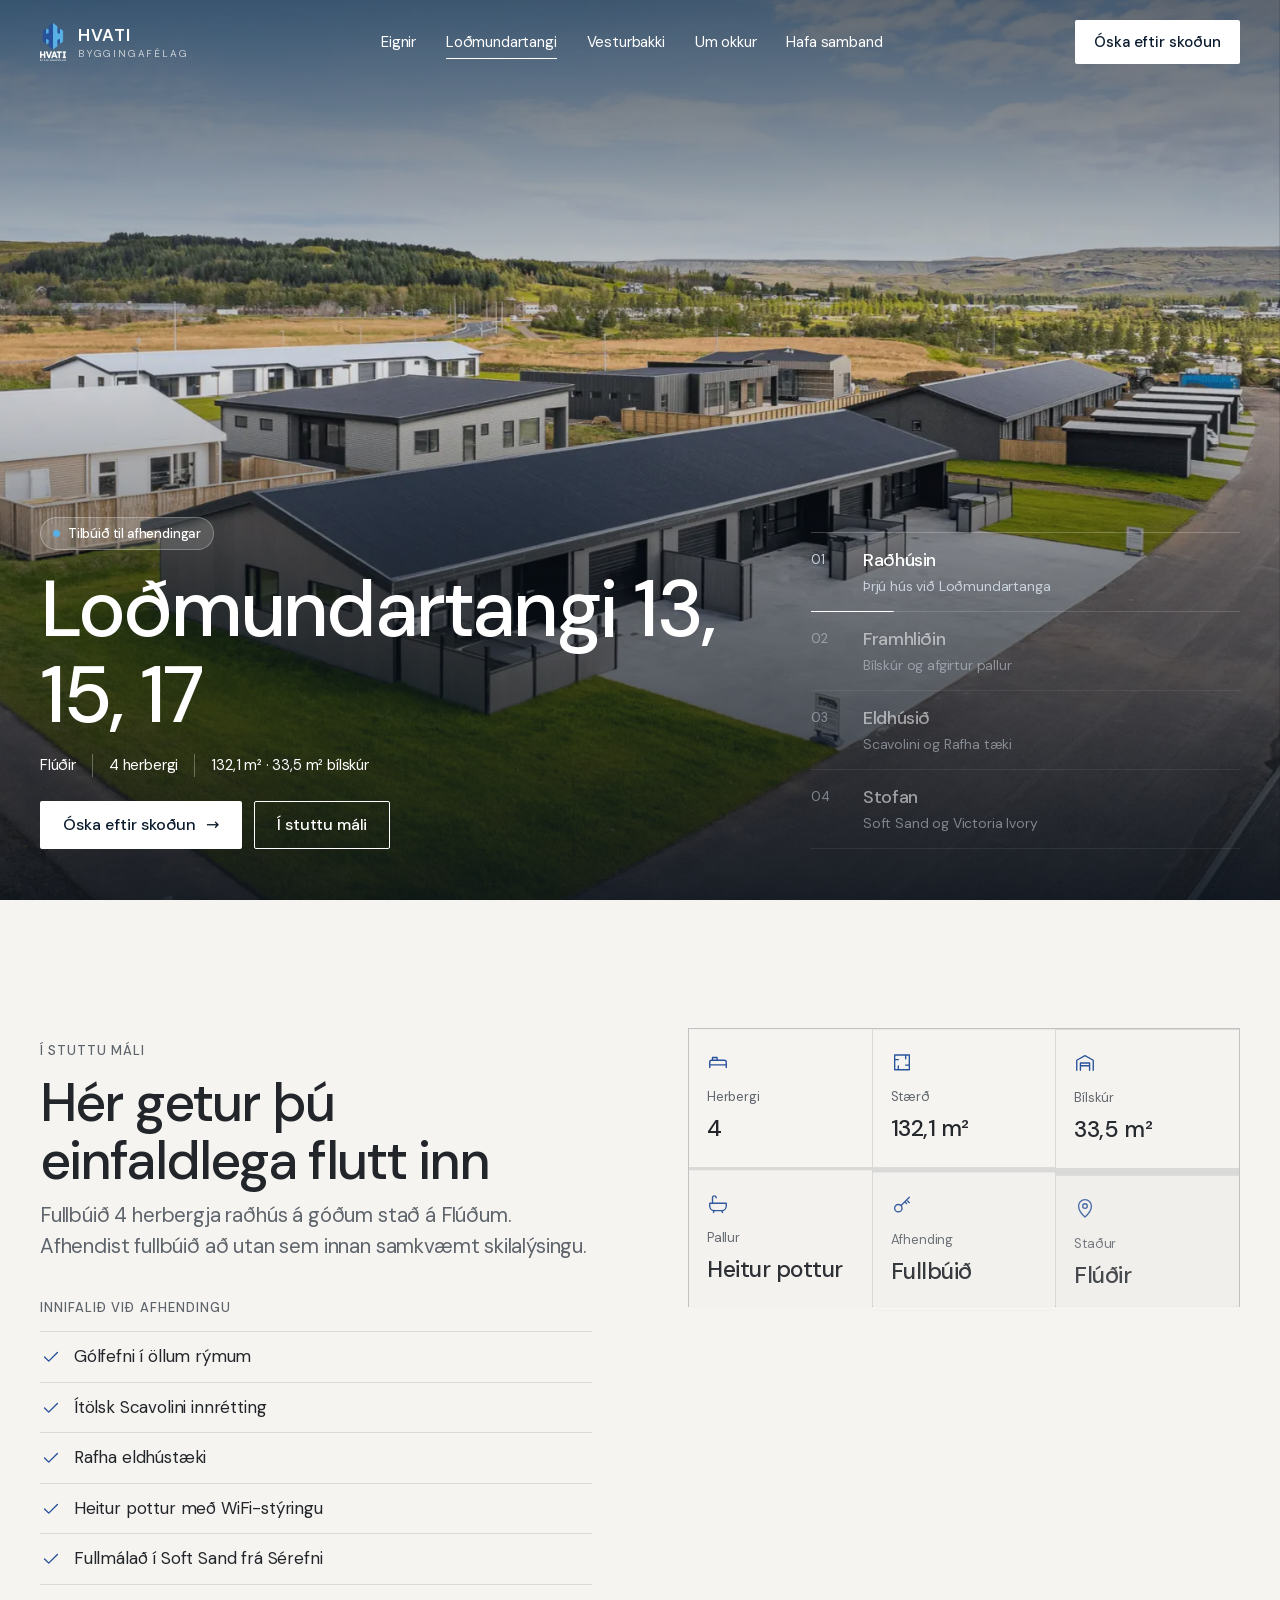
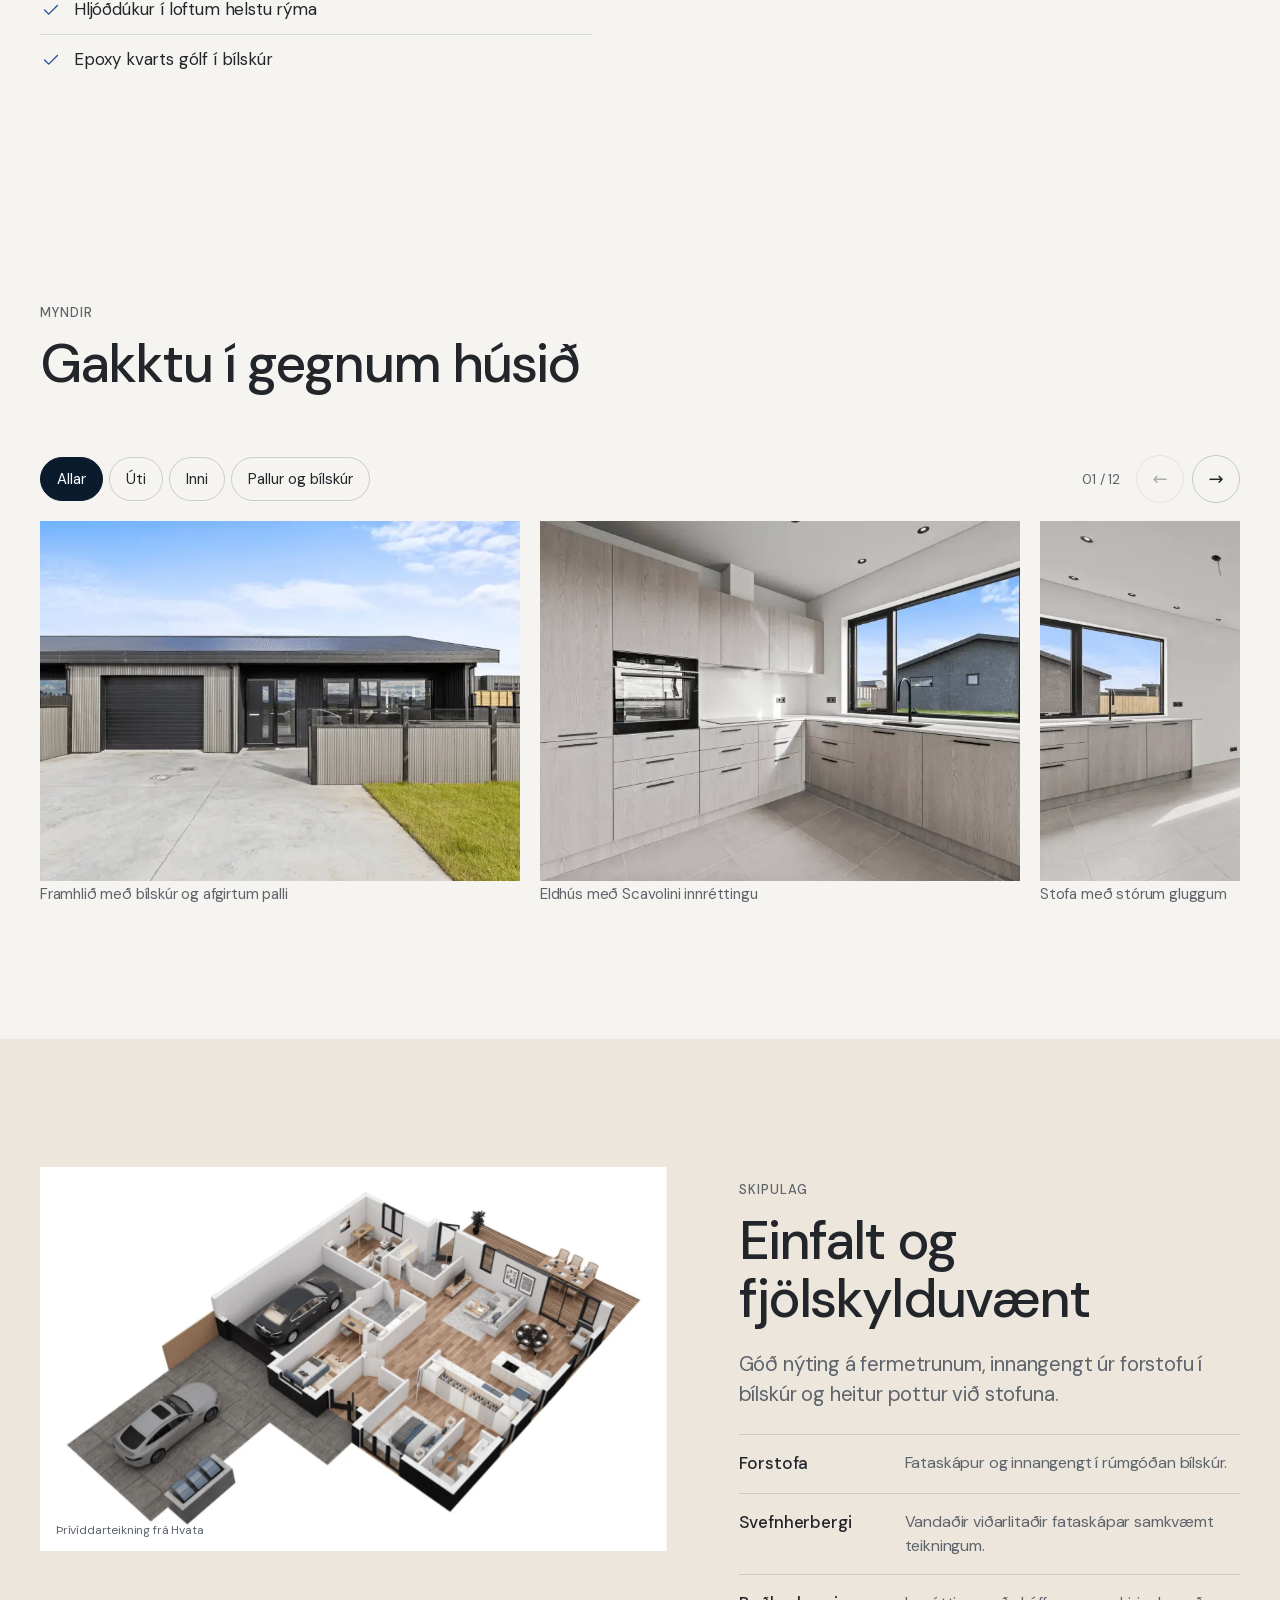
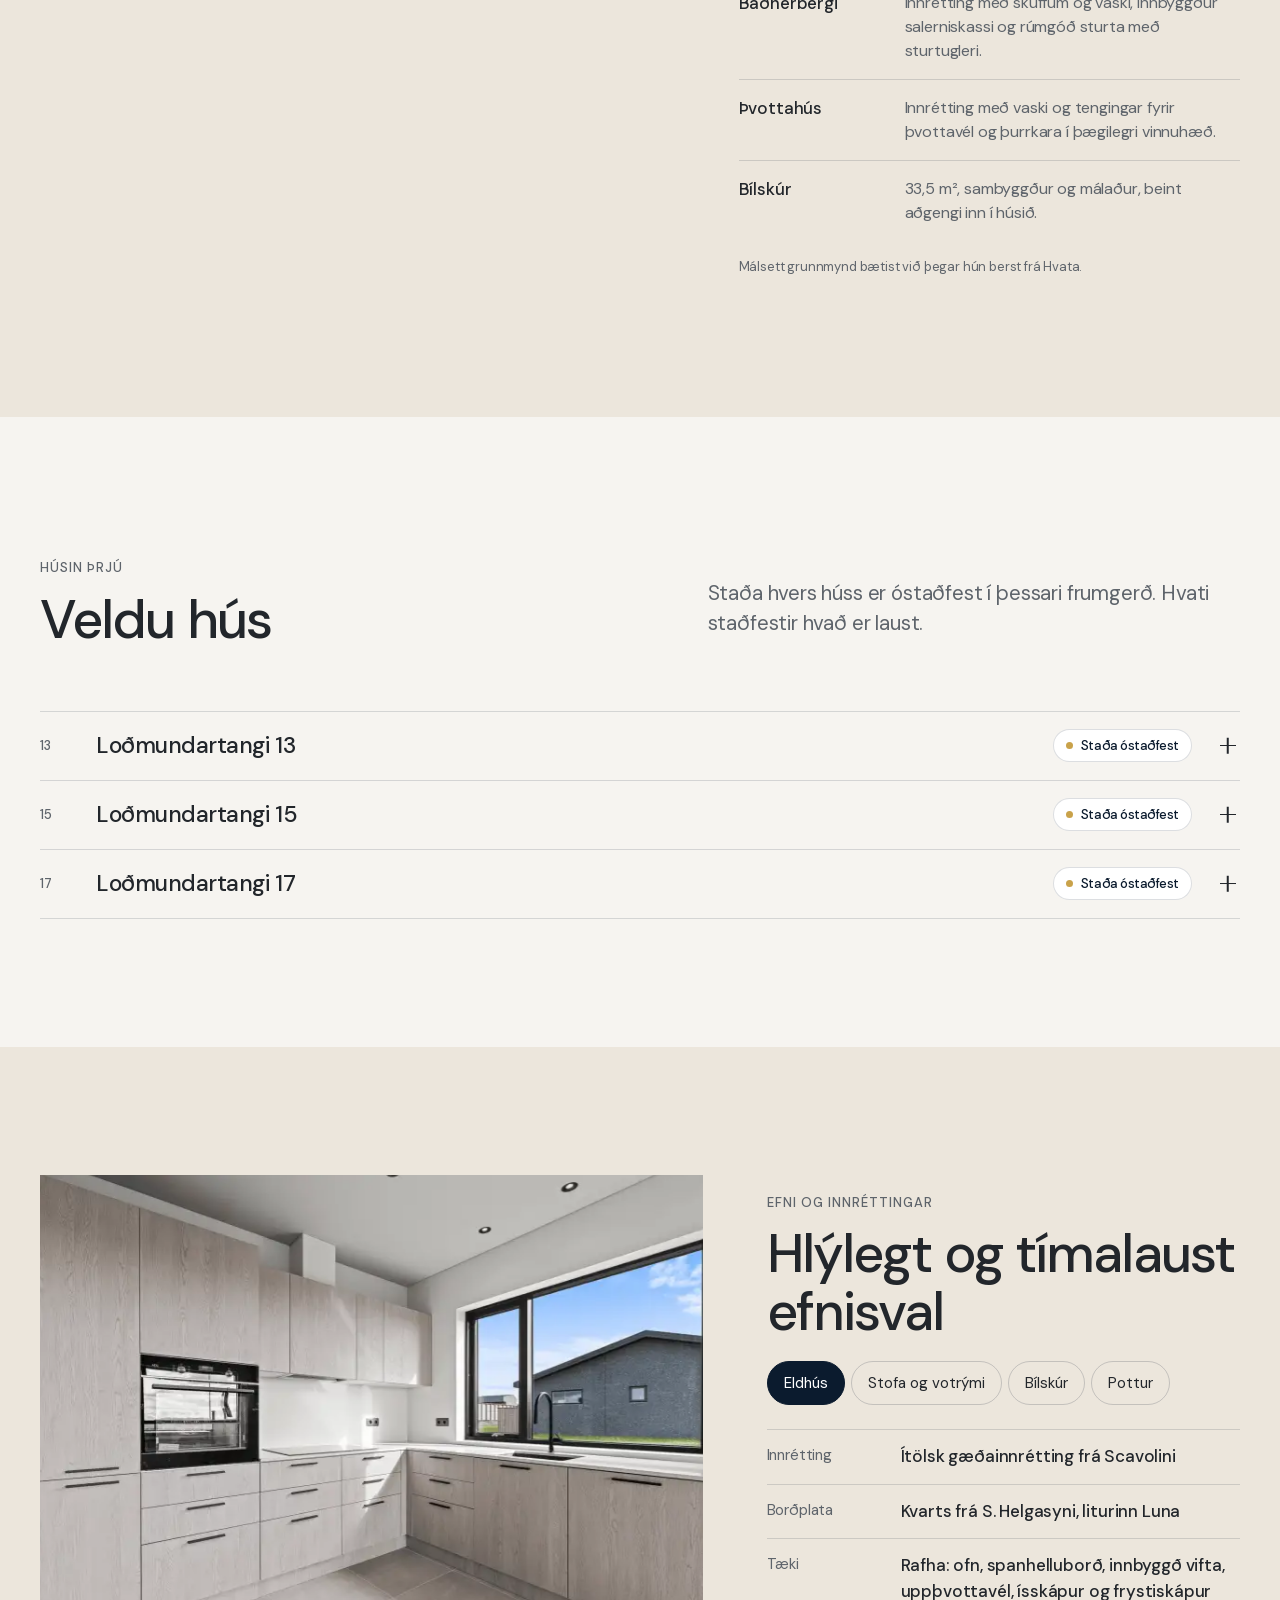
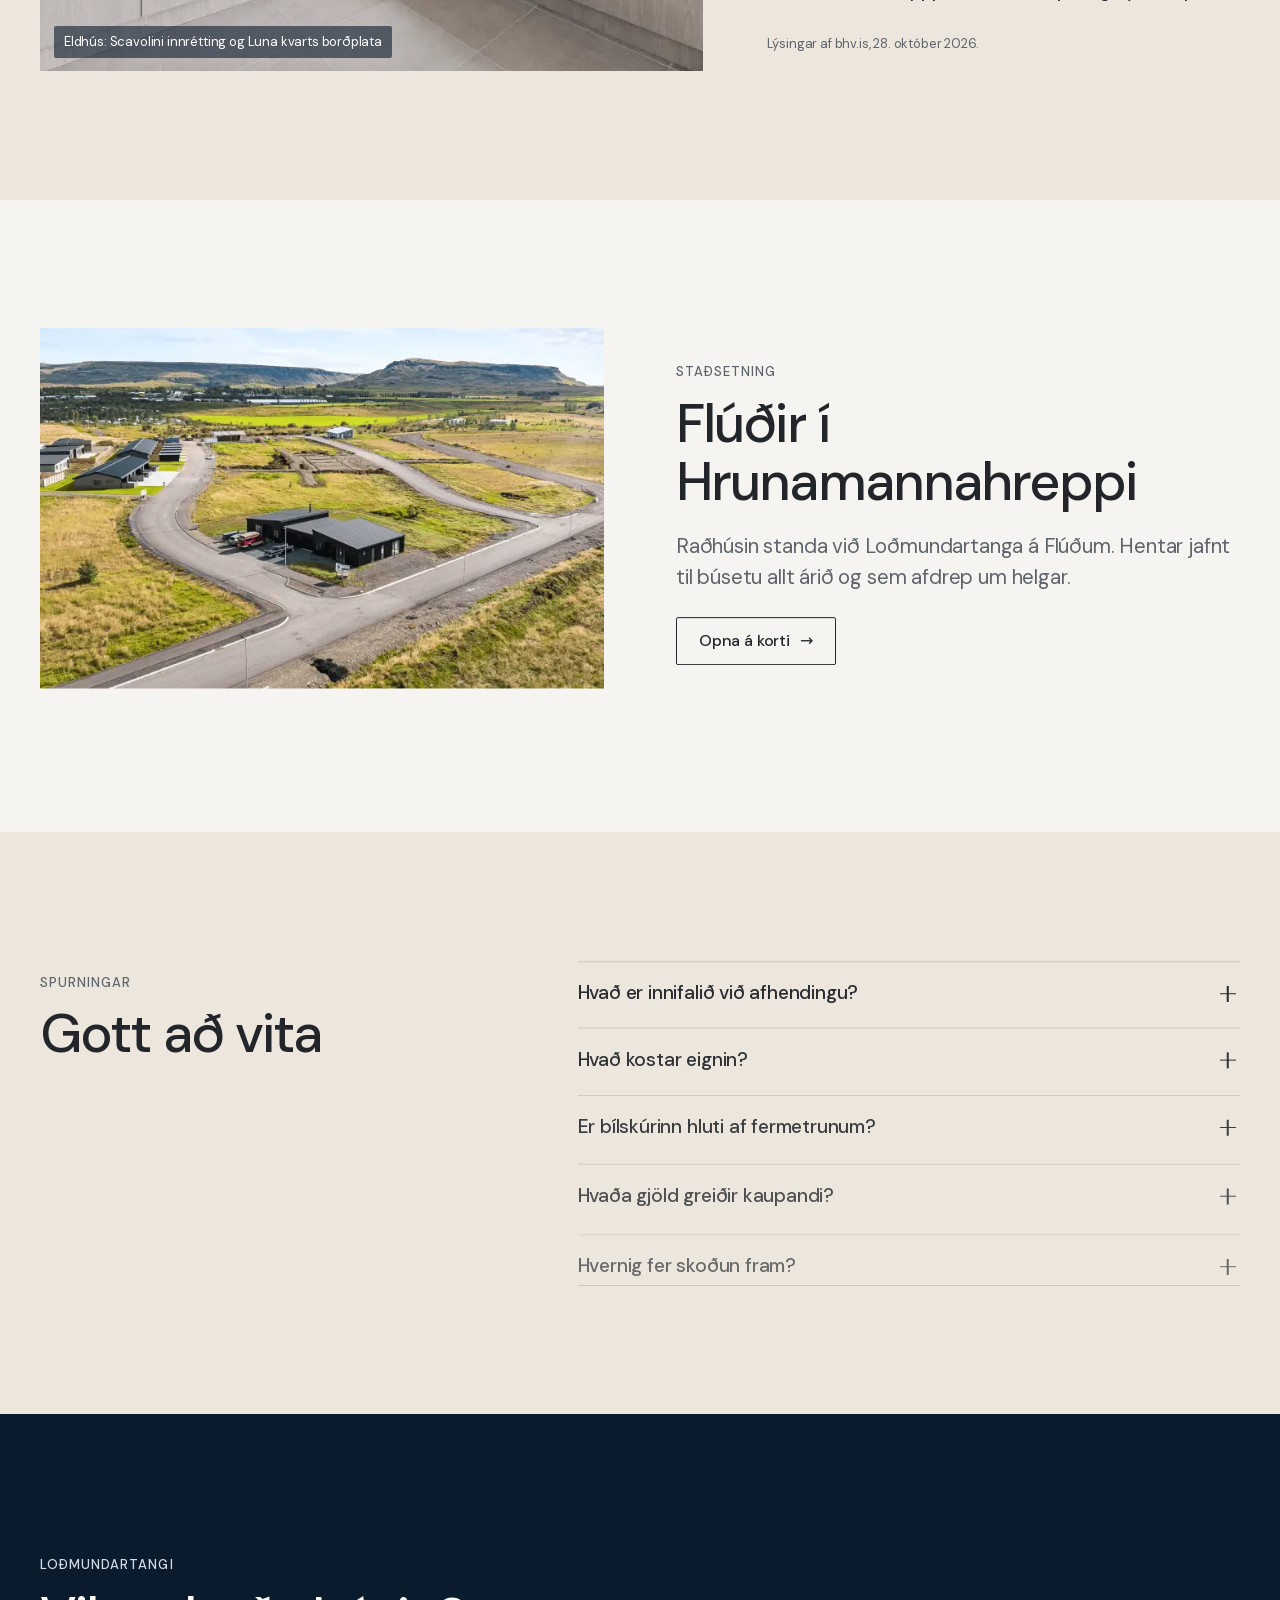
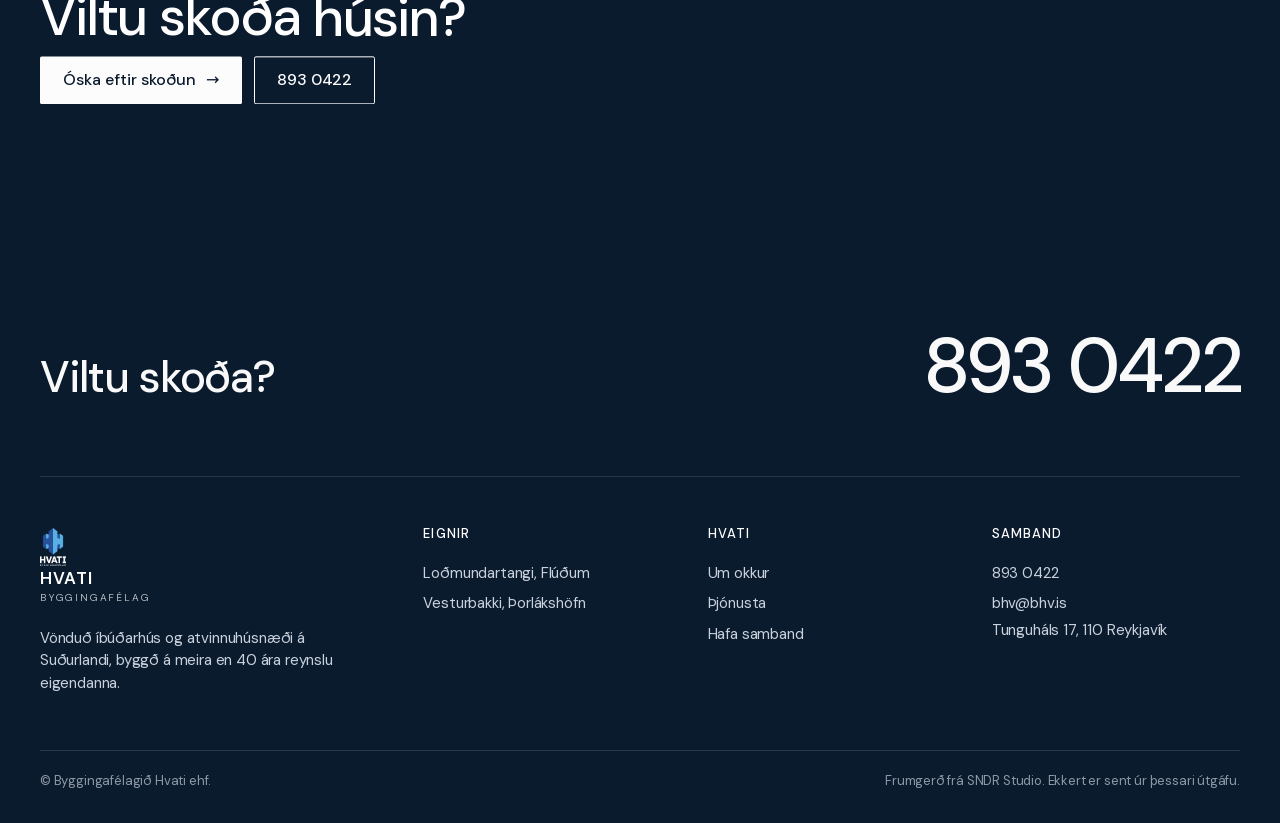
<file: lodmundartangi/index.html>
<!doctype html>
<html lang="is" class="no-js">
<head>
<meta charset="utf-8">
<meta name="viewport" content="width=device-width, initial-scale=1">
<title>Loðmundartangi 13, 15, 17, Flúðum | Hvati</title>
<meta name="description" content="Fullbúin 4 herbergja raðhús á Flúðum: 132,1 m² með 33,5 m² bílskúr, heitur pottur, Scavolini eldhús. Tilbúin til afhendingar.">
<meta name="robots" content="noindex, nofollow">
<meta name="theme-color" content="#0B1B2E">
<link rel="icon" href="../favicon.png">
<link rel="preload" href="../fonts/dmsans.woff2" as="font" type="font/woff2" crossorigin>
<script>(function () {
  var root = document.documentElement;
  function set(v) { if (root.getAttribute('data-input') !== v) root.setAttribute('data-input', v); }
  addEventListener('pointerdown', function () { set('pointer'); }, true);
  addEventListener('keydown', function (e) {
    if (e.key === 'Shift' || e.key === 'Control' || e.key === 'Alt' || e.key === 'Meta') return;
    set('key');
  }, true);
})();</script>
<link rel="stylesheet" href="../assets/site.css?v=mvsci8st">
<script src="../assets/vendor/gsap.min.js" defer></script>
<script src="../assets/vendor/ScrollTrigger.min.js" defer></script>
<script src="../assets/site.js?v=mvsci8st" defer></script>
<link rel="apple-touch-icon" sizes="180x180" href="../icons/apple-touch-icon.png">
</head>
<body>
<a class="skip" href="#main">Fara í efni</a>
<header class="hdr">
  <div class="wrap">
    <a class="brand" href="../" aria-label="Byggingafélagið Hvati, forsíða"><img src="../img/logo.png" width="26" height="38" alt=""><div><b>HVATI</b><span>BYGGINGAFÉLAG</span></div></a>
    <nav class="nav" aria-label="Aðalvalmynd"><a href="../#eignir">Eignir</a><a href="../lodmundartangi/" aria-current="page">Loðmundartangi</a><a href="../vesturbakki/">Vesturbakki</a><a href="../#um">Um okkur</a><a href="../hafa-samband/">Hafa samband</a></nav>
    <button class="btn btn--primary hdr-cta" type="button" data-request="">Óska eftir skoðun</button>
    <button class="burger" type="button" aria-label="Opna valmynd" aria-expanded="false" aria-controls="menu"><i></i></button>
  </div>
</header>
<div class="menu" id="menu" tabindex="-1" role="dialog" aria-modal="true" aria-label="Valmynd">
  <button class="close" type="button" aria-label="Loka valmynd">×</button>
  <a href="../#eignir">Eignir</a>
  <a href="../lodmundartangi/">Loðmundartangi</a>
  <a href="../vesturbakki/">Vesturbakki</a>
  <a href="../#um">Um okkur</a>
  <a href="../hafa-samband/">Hafa samband</a>
  <button class="btn btn--light" type="button" data-request="">Óska eftir skoðun <span class="arr" aria-hidden="true">→</span></button>
</div>
<main id="main">
  
<section class="hvs" data-hvs aria-roledescription="myndasýning" aria-label="Myndir af Loðmundartanga">
  <div class="hvs__stage">
    <figure class="hvs__slide is-on" aria-hidden="false"><img src="../img/lod-row-air.webp" srcset="../img/lod-row-air-800.webp 800w, ../img/lod-row-air.webp 1600w" sizes="100vw" width="1600" height="1067" alt="Raðhúsin við Loðmundartanga á Flúðum úr lofti" fetchpriority="high" decoding="async"></figure>
    <figure class="hvs__slide" aria-hidden="true"><img src="../img/lod-front.webp" srcset="../img/lod-front-800.webp 800w, ../img/lod-front.webp 1600w" sizes="100vw" width="1600" height="1067" alt="Framhlið með bílskúr og afgirtum palli" decoding="async"></figure>
    <figure class="hvs__slide" aria-hidden="true"><img src="../img/lod-kitchen.webp" srcset="../img/lod-kitchen-800.webp 800w, ../img/lod-kitchen.webp 1600w" sizes="100vw" width="1600" height="1067" alt="Eldhús með Scavolini innréttingu" decoding="async"></figure>
    <figure class="hvs__slide" aria-hidden="true"><img src="../img/lod-living.webp" srcset="../img/lod-living-800.webp 800w, ../img/lod-living.webp 1600w" sizes="100vw" width="1600" height="1067" alt="Stofa með stórum gluggum" decoding="async"></figure>
  </div>
  <div class="hvs__shade" aria-hidden="true"></div>
  <div class="wrap hvs__content">
    <div class="hvs__lead"><p><span class="status">Tilbúið til afhendingar</span></p>
      <h1 class="title t-xl" data-split>Loðmundartangi 13, 15, 17</h1>
      <ul class="facts"><li>Flúðir</li><li>4 herbergi</li><li>132,1 m² · 33,5 m² bílskúr</li></ul>
      <div class="ctas"><button class="btn btn--light" type="button" data-request="lod">Óska eftir skoðun <span class="arr" aria-hidden="true">→</span></button><a class="btn btn--line" href="#yfirlit">Í stuttu máli</a></div></div>
    <div class="hvs__panel">
      <p class="hvs__count" aria-live="polite"><b>01</b> / 04</p>
      <p class="hvs__caption"><b>Raðhúsin</b><span>Þrjú hús við Loðmundartanga</span></p>
      <ol class="hvs__index">
        <li><button type="button" aria-current="true" aria-label="Mynd 1: Raðhúsin"><span class="n">01</span><span class="t">Raðhúsin</span><span class="d">Þrjú hús við Loðmundartanga</span><span class="bar"><i></i></span></button></li>
        <li><button type="button" aria-label="Mynd 2: Framhliðin"><span class="n">02</span><span class="t">Framhliðin</span><span class="d">Bílskúr og afgirtur pallur</span><span class="bar"><i></i></span></button></li>
        <li><button type="button" aria-label="Mynd 3: Eldhúsið"><span class="n">03</span><span class="t">Eldhúsið</span><span class="d">Scavolini og Rafha tæki</span><span class="bar"><i></i></span></button></li>
        <li><button type="button" aria-label="Mynd 4: Stofan"><span class="n">04</span><span class="t">Stofan</span><span class="d">Soft Sand og Victoria Ivory</span><span class="bar"><i></i></span></button></li>
      </ol>
    </div>
  </div>
</section>

  <section class="section" id="yfirlit">
    <div class="wrap glance">
      <div>
        <p class="eyebrow" data-reveal>Í stuttu máli</p>
        <h2 class="title t-l" data-split>Hér getur þú einfaldlega flutt inn</h2>
        <p class="lede" data-reveal>Fullbúið 4 herbergja raðhús á góðum stað á Flúðum. Afhendist fullbúið að utan sem innan samkvæmt skilalýsingu.</p>
        <p class="eyebrow" style="margin-top:36px" data-reveal>Innifalið við afhendingu</p>
        <ul class="checks"><li data-reveal><svg class="ico" viewBox="0 0 24 24" width="24" height="24" aria-hidden="true" fill="none" stroke="currentColor" stroke-width="1.5" stroke-linecap="round" stroke-linejoin="round"><path d="m5 12 4.5 4.5L19 7"/></svg><span>Gólfefni í öllum rýmum</span></li><li data-reveal><svg class="ico" viewBox="0 0 24 24" width="24" height="24" aria-hidden="true" fill="none" stroke="currentColor" stroke-width="1.5" stroke-linecap="round" stroke-linejoin="round"><path d="m5 12 4.5 4.5L19 7"/></svg><span>Ítölsk Scavolini innrétting</span></li><li data-reveal><svg class="ico" viewBox="0 0 24 24" width="24" height="24" aria-hidden="true" fill="none" stroke="currentColor" stroke-width="1.5" stroke-linecap="round" stroke-linejoin="round"><path d="m5 12 4.5 4.5L19 7"/></svg><span>Rafha eldhústæki</span></li><li data-reveal><svg class="ico" viewBox="0 0 24 24" width="24" height="24" aria-hidden="true" fill="none" stroke="currentColor" stroke-width="1.5" stroke-linecap="round" stroke-linejoin="round"><path d="m5 12 4.5 4.5L19 7"/></svg><span>Heitur pottur með WiFi-stýringu</span></li><li data-reveal><svg class="ico" viewBox="0 0 24 24" width="24" height="24" aria-hidden="true" fill="none" stroke="currentColor" stroke-width="1.5" stroke-linecap="round" stroke-linejoin="round"><path d="m5 12 4.5 4.5L19 7"/></svg><span>Fullmálað í Soft Sand frá Sérefni</span></li><li data-reveal><svg class="ico" viewBox="0 0 24 24" width="24" height="24" aria-hidden="true" fill="none" stroke="currentColor" stroke-width="1.5" stroke-linecap="round" stroke-linejoin="round"><path d="m5 12 4.5 4.5L19 7"/></svg><span>Hljóðdúkur í loftum helstu rýma</span></li><li data-reveal><svg class="ico" viewBox="0 0 24 24" width="24" height="24" aria-hidden="true" fill="none" stroke="currentColor" stroke-width="1.5" stroke-linecap="round" stroke-linejoin="round"><path d="m5 12 4.5 4.5L19 7"/></svg><span>Epoxy kvarts gólf í bílskúr</span></li></ul>
      </div>
      <ul class="tiles"><li data-reveal><svg class="ico" viewBox="0 0 24 24" width="24" height="24" aria-hidden="true" fill="none" stroke="currentColor" stroke-width="1.5" stroke-linecap="round" stroke-linejoin="round"><path d="M3 18v-6a2 2 0 0 1 2-2h14a2 2 0 0 1 2 2v6M3 15h18M6 10V7h5v3"/></svg><span class="k">Herbergi</span><span class="v">4</span></li><li data-reveal><svg class="ico" viewBox="0 0 24 24" width="24" height="24" aria-hidden="true" fill="none" stroke="currentColor" stroke-width="1.5" stroke-linecap="round" stroke-linejoin="round"><path d="M4 4h16v16H4zM4 9h4M16 4v4M20 15h-4M8 20v-4"/></svg><span class="k">Stærð</span><span class="v">132,1 m²</span></li><li data-reveal><svg class="ico" viewBox="0 0 24 24" width="24" height="24" aria-hidden="true" fill="none" stroke="currentColor" stroke-width="1.5" stroke-linecap="round" stroke-linejoin="round"><path d="M3 20V9l9-5 9 5v11M7 20v-8h10v8M7 15h10"/></svg><span class="k">Bílskúr</span><span class="v">33,5 m²</span></li><li data-reveal><svg class="ico" viewBox="0 0 24 24" width="24" height="24" aria-hidden="true" fill="none" stroke="currentColor" stroke-width="1.5" stroke-linecap="round" stroke-linejoin="round"><path d="M3 12h18v3a5 5 0 0 1-5 5H8a5 5 0 0 1-5-5zM6 12V6a2 2 0 0 1 4 0M8 20l-1 2M16 20l1 2"/></svg><span class="k">Pallur</span><span class="v">Heitur pottur</span></li><li data-reveal><svg class="ico" viewBox="0 0 24 24" width="24" height="24" aria-hidden="true" fill="none" stroke="currentColor" stroke-width="1.5" stroke-linecap="round" stroke-linejoin="round"><circle cx="8" cy="15" r="4"/><path d="M11 12l9-9M17 6l3 3M15 8l2 2"/></svg><span class="k">Afhending</span><span class="v">Fullbúið</span></li><li data-reveal><svg class="ico" viewBox="0 0 24 24" width="24" height="24" aria-hidden="true" fill="none" stroke="currentColor" stroke-width="1.5" stroke-linecap="round" stroke-linejoin="round"><path d="M12 21s-7-6.2-7-12a7 7 0 0 1 14 0c0 5.8-7 12-7 12z"/><circle cx="12" cy="9" r="2.5"/></svg><span class="k">Staður</span><span class="v">Flúðir</span></li></ul>
    </div>
  </section>

  <section class="section section--tight">
    <div class="wrap">
      <div class="head"><div><p class="eyebrow" data-reveal>Myndir</p><h2 class="title t-l" data-split>Gakktu í gegnum húsið</h2></div></div>
      
<div class="car" data-carousel data-gallery>
  <div class="car__top">
    <div class="tabs" role="tablist" aria-label="Flokkar mynda"><button class="tab" type="button" role="tab" data-cat="all" aria-selected="true">Allar</button><button class="tab" type="button" role="tab" data-cat="uti" aria-selected="false">Úti</button><button class="tab" type="button" role="tab" data-cat="inni" aria-selected="false">Inni</button><button class="tab" type="button" role="tab" data-cat="pottur" aria-selected="false">Pallur og bílskúr</button></div>
    <div class="car__nav"><span class="car__count" aria-live="polite">01 / 12</span><button class="car__btn prev" type="button" aria-label="Fyrri myndir">←</button><button class="car__btn next" type="button" aria-label="Næstu myndir">→</button></div>
  </div>
  <div class="car__track gal" tabindex="0" aria-label="Myndir af eigninni">
    <button class="car__item" type="button" data-cat="uti" data-full="../img/lod-front.webp" aria-label="Stækka: Framhlið með bílskúr og afgirtum palli"><span class="car__img"><img src="../img/lod-front.webp" srcset="../img/lod-front-800.webp 800w, ../img/lod-front.webp 1600w" sizes="(min-width:900px) 40vw, 82vw" width="1600" height="1067" alt="Framhlið með bílskúr og afgirtum palli" loading="lazy" decoding="async"></span><span class="car__cap">Framhlið með bílskúr og afgirtum palli</span></button>
    <button class="car__item" type="button" data-cat="inni" data-full="../img/lod-kitchen.webp" aria-label="Stækka: Eldhús með Scavolini innréttingu"><span class="car__img"><img src="../img/lod-kitchen.webp" srcset="../img/lod-kitchen-800.webp 800w, ../img/lod-kitchen.webp 1600w" sizes="(min-width:900px) 40vw, 82vw" width="1600" height="1067" alt="Eldhús með Scavolini innréttingu" loading="lazy" decoding="async"></span><span class="car__cap">Eldhús með Scavolini innréttingu</span></button>
    <button class="car__item" type="button" data-cat="inni" data-full="../img/lod-living.webp" aria-label="Stækka: Stofa með stórum gluggum"><span class="car__img"><img src="../img/lod-living.webp" srcset="../img/lod-living-800.webp 800w, ../img/lod-living.webp 1600w" sizes="(min-width:900px) 40vw, 82vw" width="1600" height="1067" alt="Stofa með stórum gluggum" loading="lazy" decoding="async"></span><span class="car__cap">Stofa með stórum gluggum</span></button>
    <button class="car__item" type="button" data-cat="pottur" data-full="../img/lod-pot.webp" aria-label="Stækka: Heitur pottur á pallinum"><span class="car__img"><img src="../img/lod-pot.webp" srcset="../img/lod-pot-800.webp 800w, ../img/lod-pot.webp 1600w" sizes="(min-width:900px) 40vw, 82vw" width="1600" height="1067" alt="Heitur pottur á pallinum" loading="lazy" decoding="async"></span><span class="car__cap">Heitur pottur á pallinum</span></button>
    <button class="car__item" type="button" data-cat="inni" data-full="../img/lod-open.webp" aria-label="Stækka: Opið alrými, eldhús og stofa"><span class="car__img"><img src="../img/lod-open.webp" srcset="../img/lod-open-800.webp 800w, ../img/lod-open.webp 1600w" sizes="(min-width:900px) 40vw, 82vw" width="1600" height="1067" alt="Opið alrými, eldhús og stofa" loading="lazy" decoding="async"></span><span class="car__cap">Opið alrými, eldhús og stofa</span></button>
    <button class="car__item" type="button" data-cat="pottur" data-full="../img/lod-garage.webp" aria-label="Stækka: Bílskúr með epoxy kvarts gólfi"><span class="car__img"><img src="../img/lod-garage.webp" srcset="../img/lod-garage-800.webp 800w, ../img/lod-garage.webp 1600w" sizes="(min-width:900px) 40vw, 82vw" width="1600" height="1067" alt="Bílskúr með epoxy kvarts gólfi" loading="lazy" decoding="async"></span><span class="car__cap">Bílskúr með epoxy kvarts gólfi</span></button>
    <button class="car__item" type="button" data-cat="uti" data-full="../img/lod-front-air.webp" aria-label="Stækka: Raðhúsin úr lofti"><span class="car__img"><img src="../img/lod-front-air.webp" srcset="../img/lod-front-air-800.webp 800w, ../img/lod-front-air.webp 1600w" sizes="(min-width:900px) 40vw, 82vw" width="1600" height="1067" alt="Raðhúsin úr lofti" loading="lazy" decoding="async"></span><span class="car__cap">Raðhúsin úr lofti</span></button>
    <button class="car__item" type="button" data-cat="inni" data-full="../img/lod-kitchen-2.webp" aria-label="Stækka: Eldhúsinnrétting og ofn"><span class="car__img"><img src="../img/lod-kitchen-2.webp" srcset="../img/lod-kitchen-2-800.webp 800w, ../img/lod-kitchen-2.webp 1600w" sizes="(min-width:900px) 40vw, 82vw" width="1600" height="1067" alt="Eldhúsinnrétting og ofn" loading="lazy" decoding="async"></span><span class="car__cap">Eldhúsinnrétting og ofn</span></button>
    <button class="car__item" type="button" data-cat="pottur" data-full="../img/lod-pot-2.webp" aria-label="Stækka: Pallurinn og útsýnið"><span class="car__img"><img src="../img/lod-pot-2.webp" srcset="../img/lod-pot-2-800.webp 800w, ../img/lod-pot-2.webp 1600w" sizes="(min-width:900px) 40vw, 82vw" width="1600" height="1067" alt="Pallurinn og útsýnið" loading="lazy" decoding="async"></span><span class="car__cap">Pallurinn og útsýnið</span></button>
    <button class="car__item" type="button" data-cat="inni" data-full="../img/lod-open-2.webp" aria-label="Stækka: Alrými"><span class="car__img"><img src="../img/lod-open-2.webp" srcset="../img/lod-open-2-800.webp 800w, ../img/lod-open-2.webp 1600w" sizes="(min-width:900px) 40vw, 82vw" width="1600" height="1067" alt="Alrými" loading="lazy" decoding="async"></span><span class="car__cap">Alrými</span></button>
    <button class="car__item" type="button" data-cat="uti" data-full="../img/lod-front-wide.webp" aria-label="Stækka: Raðhúsaröðin frá götu"><span class="car__img"><img src="../img/lod-front-wide.webp" srcset="../img/lod-front-wide-800.webp 800w, ../img/lod-front-wide.webp 1600w" sizes="(min-width:900px) 40vw, 82vw" width="1600" height="1067" alt="Raðhúsaröðin frá götu" loading="lazy" decoding="async"></span><span class="car__cap">Raðhúsaröðin frá götu</span></button>
    <button class="car__item" type="button" data-cat="pottur" data-full="../img/lod-garage-2.webp" aria-label="Stækka: Bílskúr og inngangur í húsið"><span class="car__img"><img src="../img/lod-garage-2.webp" srcset="../img/lod-garage-2-800.webp 800w, ../img/lod-garage-2.webp 1600w" sizes="(min-width:900px) 40vw, 82vw" width="1600" height="1067" alt="Bílskúr og inngangur í húsið" loading="lazy" decoding="async"></span><span class="car__cap">Bílskúr og inngangur í húsið</span></button>
  </div>
  <dialog class="lb" tabindex="-1" aria-label="Myndasafn"><figure style="margin:0"><img alt=""><figcaption></figcaption></figure>
    <button class="lb-x" type="button" aria-label="Loka">×</button><button class="lb-nav prev" type="button" aria-label="Fyrri mynd">←</button><button class="lb-nav next" type="button" aria-label="Næsta mynd">→</button></dialog>
</div>
    </div>
  </section>

  <section class="section section--sand" id="skipulag">
    <div class="wrap plan">
      <div class="plan__img" data-clip><img src="../img/lod-plan.webp" width="1400" height="811" loading="lazy" decoding="async" alt="Þrívíddarteikning af skipulagi hússins með bílskúr"><small>Þrívíddarteikning frá Hvata</small></div>
      <div>
        <p class="eyebrow" data-reveal>Skipulag</p>
        <h2 class="title t-l" data-split>Einfalt og fjölskylduvænt</h2>
        <p class="lede" data-reveal>Góð nýting á fermetrunum, innangengt úr forstofu í bílskúr og heitur pottur við stofuna.</p>
        <ul class="rooms">
          <li data-reveal><b>Forstofa</b><span>Fataskápur og innangengt í rúmgóðan bílskúr.</span></li>
          <li data-reveal><b>Svefnherbergi</b><span>Vandaðir viðarlitaðir fataskápar samkvæmt teikningum.</span></li>
          <li data-reveal><b>Baðherbergi</b><span>Innrétting með skúffum og vaski, innbyggður salerniskassi og rúmgóð sturta með sturtugleri.</span></li>
          <li data-reveal><b>Þvottahús</b><span>Innrétting með vaski og tengingar fyrir þvottavél og þurrkara í þægilegri vinnuhæð.</span></li>
          <li data-reveal><b>Bílskúr</b><span>33,5 m², sambyggður og málaður, beint aðgengi inn í húsið.</span></li>
        </ul>
        <p class="src" data-reveal>Málsett grunnmynd bætist við þegar hún berst frá Hvata.</p>
      </div>
    </div>
  </section>

  <section class="section">
    <div class="wrap">
      <div class="head"><div><p class="eyebrow" data-reveal>Húsin þrjú</p><h2 class="title t-l" data-split>Veldu hús</h2></div><p class="lede" data-reveal style="max-width:26em">Staða hvers húss er óstaðfest í þessari frumgerð. Hvati staðfestir hvað er laust.</p></div>
      <div class="units">
        <div class="unit" data-reveal><button type="button" aria-expanded="false" aria-controls="u13"><span class="unit__n">13</span><span>Loðmundartangi 13</span><span class="status status--light">Staða óstaðfest</span><span class="pm" aria-hidden="true"></span></button>
          <div class="body" id="u13"><div><div class="inner"><span><svg class="ico" viewBox="0 0 24 24" width="24" height="24" aria-hidden="true" fill="none" stroke="currentColor" stroke-width="1.5" stroke-linecap="round" stroke-linejoin="round"><path d="M4 4h16v16H4zM4 9h4M16 4v4M20 15h-4M8 20v-4"/></svg> 132,1 m² með 33,5 m² bílskúr</span><span><svg class="ico" viewBox="0 0 24 24" width="24" height="24" aria-hidden="true" fill="none" stroke="currentColor" stroke-width="1.5" stroke-linecap="round" stroke-linejoin="round"><path d="M3 18v-6a2 2 0 0 1 2-2h14a2 2 0 0 1 2 2v6M3 15h18M6 10V7h5v3"/></svg> 4 herbergi</span><span><svg class="ico" viewBox="0 0 24 24" width="24" height="24" aria-hidden="true" fill="none" stroke="currentColor" stroke-width="1.5" stroke-linecap="round" stroke-linejoin="round"><path d="M3 12h18v3a5 5 0 0 1-5 5H8a5 5 0 0 1-5-5zM6 12V6a2 2 0 0 1 4 0M8 20l-1 2M16 20l1 2"/></svg> Heitur pottur</span><button class="btn btn--primary" type="button" data-request="lod-13">Óska eftir skoðun á nr. 13</button></div></div></div></div>
        <div class="unit" data-reveal><button type="button" aria-expanded="false" aria-controls="u15"><span class="unit__n">15</span><span>Loðmundartangi 15</span><span class="status status--light">Staða óstaðfest</span><span class="pm" aria-hidden="true"></span></button>
          <div class="body" id="u15"><div><div class="inner"><span><svg class="ico" viewBox="0 0 24 24" width="24" height="24" aria-hidden="true" fill="none" stroke="currentColor" stroke-width="1.5" stroke-linecap="round" stroke-linejoin="round"><path d="M4 4h16v16H4zM4 9h4M16 4v4M20 15h-4M8 20v-4"/></svg> 132,1 m² með 33,5 m² bílskúr</span><span><svg class="ico" viewBox="0 0 24 24" width="24" height="24" aria-hidden="true" fill="none" stroke="currentColor" stroke-width="1.5" stroke-linecap="round" stroke-linejoin="round"><path d="M3 18v-6a2 2 0 0 1 2-2h14a2 2 0 0 1 2 2v6M3 15h18M6 10V7h5v3"/></svg> 4 herbergi</span><span><svg class="ico" viewBox="0 0 24 24" width="24" height="24" aria-hidden="true" fill="none" stroke="currentColor" stroke-width="1.5" stroke-linecap="round" stroke-linejoin="round"><path d="M3 12h18v3a5 5 0 0 1-5 5H8a5 5 0 0 1-5-5zM6 12V6a2 2 0 0 1 4 0M8 20l-1 2M16 20l1 2"/></svg> Heitur pottur</span><button class="btn btn--primary" type="button" data-request="lod-15">Óska eftir skoðun á nr. 15</button></div></div></div></div>
        <div class="unit" data-reveal><button type="button" aria-expanded="false" aria-controls="u17"><span class="unit__n">17</span><span>Loðmundartangi 17</span><span class="status status--light">Staða óstaðfest</span><span class="pm" aria-hidden="true"></span></button>
          <div class="body" id="u17"><div><div class="inner"><span><svg class="ico" viewBox="0 0 24 24" width="24" height="24" aria-hidden="true" fill="none" stroke="currentColor" stroke-width="1.5" stroke-linecap="round" stroke-linejoin="round"><path d="M4 4h16v16H4zM4 9h4M16 4v4M20 15h-4M8 20v-4"/></svg> 132,1 m² með 33,5 m² bílskúr</span><span><svg class="ico" viewBox="0 0 24 24" width="24" height="24" aria-hidden="true" fill="none" stroke="currentColor" stroke-width="1.5" stroke-linecap="round" stroke-linejoin="round"><path d="M3 18v-6a2 2 0 0 1 2-2h14a2 2 0 0 1 2 2v6M3 15h18M6 10V7h5v3"/></svg> 4 herbergi</span><span><svg class="ico" viewBox="0 0 24 24" width="24" height="24" aria-hidden="true" fill="none" stroke="currentColor" stroke-width="1.5" stroke-linecap="round" stroke-linejoin="round"><path d="M3 12h18v3a5 5 0 0 1-5 5H8a5 5 0 0 1-5-5zM6 12V6a2 2 0 0 1 4 0M8 20l-1 2M16 20l1 2"/></svg> Heitur pottur</span><button class="btn btn--primary" type="button" data-request="lod-17">Óska eftir skoðun á nr. 17</button></div></div></div></div>
      </div>
    </div>
  </section>

  <section class="section section--sand" id="efni" data-rooms>
    <div class="wrap finish">
      <figure class="finish__photo" style="margin:0" data-clip>
        <img class="on" src="../img/lod-kitchen.webp" srcset="../img/lod-kitchen-800.webp 800w, ../img/lod-kitchen.webp 1600w" sizes="(min-width:1000px) 58vw, 100vw" width="1600" height="1067" alt="Eldhús: Scavolini innrétting og Luna kvarts borðplata" loading="lazy" decoding="async">
        <img src="../img/lod-living.webp" srcset="../img/lod-living-800.webp 800w, ../img/lod-living.webp 1600w" sizes="(min-width:1000px) 58vw, 100vw" width="1600" height="1067" alt="Stofa og alrými: Soft Sand veggir" loading="lazy" decoding="async">
        <img src="../img/lod-garage.webp" srcset="../img/lod-garage-800.webp 800w, ../img/lod-garage.webp 1600w" sizes="(min-width:1000px) 58vw, 100vw" width="1600" height="1067" alt="Bílskúr: epoxy kvarts gólf" loading="lazy" decoding="async">
        <img src="../img/lod-pot.webp" srcset="../img/lod-pot-800.webp 800w, ../img/lod-pot.webp 1600w" sizes="(min-width:1000px) 58vw, 100vw" width="1600" height="1067" alt="Pallur: heitur pottur við stofuna" loading="lazy" decoding="async">
        <figcaption>Eldhús: Scavolini innrétting og Luna kvarts borðplata</figcaption>
      </figure>
      <div>
        <p class="eyebrow" data-reveal>Efni og innréttingar</p>
        <h2 class="title t-l" data-split>Hlýlegt og tímalaust efnisval</h2>
        <div class="roomtabs" role="tablist" aria-label="Rými" data-reveal>
          <button class="tab" type="button" role="tab" aria-selected="true">Eldhús</button><button class="tab" type="button" role="tab" aria-selected="false" tabindex="-1">Stofa og votrými</button><button class="tab" type="button" role="tab" aria-selected="false" tabindex="-1">Bílskúr</button><button class="tab" type="button" role="tab" aria-selected="false" tabindex="-1">Pottur</button>
        </div>
        <ul class="spec"><li><span>Innrétting</span><span>Ítölsk gæðainnrétting frá Scavolini</span></li><li><span>Borðplata</span><span>Kvarts frá S. Helgasyni, liturinn Luna</span></li><li><span>Tæki</span><span>Rafha: ofn, spanhelluborð, innbyggð vifta, uppþvottavél, ísskápur og frystiskápur</span></li></ul>
        <ul class="spec" hidden><li><span>Veggir</span><span>Fullmálaðir í Soft Sand frá Sérefni</span></li><li><span>Hurðir</span><span>Yfirfelldar, sprautaðar í sama lit og veggir</span></li><li><span>Gólf</span><span>Victoria Ivory parket í stofu, eldhúsi og svefnherbergjum</span></li><li><span>Flísar</span><span>Terra Crea Corda frá Kronos í forstofu, þvottahúsi og baðherbergi</span></li><li><span>Loft</span><span>Hljóðdúkur í loftum helstu rýma</span></li></ul>
        <ul class="spec" hidden><li><span>Stærð</span><span>33,5 m², sambyggður og málaður</span></li><li><span>Gólf</span><span>Slitsterkt epoxy kvarts gólf</span></li><li><span>Aðgengi</span><span>Beint inn í húsið úr forstofu</span></li></ul>
        <ul class="spec" hidden><li><span>Búnaður</span><span>Heitur pottur með plug & play búnaði</span></li><li><span>Stýring</span><span>Hitastýring og WiFi-tenging</span></li><li><span>Staður</span><span>Við stofuna</span></li></ul>
        <p class="src">Lýsingar af bhv.is, 28. október 2026.</p>
      </div>
    </div>
  </section>

  <section class="section">
    <div class="wrap loc">
      <figure class="parallax-fig" data-clip data-parallax style="margin:0"><img src="../img/lod-fludir-air.webp" srcset="../img/lod-fludir-air-800.webp 800w, ../img/lod-fludir-air.webp 1600w" sizes="(min-width:900px) 50vw, 100vw" width="1600" height="1067" alt="Byggðin á Flúðum úr lofti" loading="lazy" decoding="async"></figure>
      <div>
        <p class="eyebrow" data-reveal>Staðsetning</p>
        <h2 class="title t-l" data-split>Flúðir í Hrunamannahreppi</h2>
        <p class="lede" data-reveal>Raðhúsin standa við Loðmundartanga á Flúðum. Hentar jafnt til búsetu allt árið og sem afdrep um helgar.</p>
        <p style="margin-top:24px" data-reveal><a class="btn btn--line" href="https://www.google.com/maps/search/?api=1&query=Lo%C3%B0mundartangi%2C%20Fl%C3%BA%C3%B0ir" target="_blank" rel="noopener">Opna á korti <span class="arr" aria-hidden="true">→</span></a></p>
      </div>
    </div>
  </section>

  <section class="section section--sand">
    <div class="wrap faqwrap">
      <div><p class="eyebrow" data-reveal>Spurningar</p><h2 class="title t-l" data-split>Gott að vita</h2></div>
      <div class="acc"><div class="acc__i" data-reveal><button type="button" aria-expanded="false" aria-controls="faq0"><span>Hvað er innifalið við afhendingu?</span><span class="pm" aria-hidden="true"></span></button><div class="acc__b" id="faq0"><div><p>Eignin afhendist fullbúin að utan sem innan samkvæmt skilalýsingu, með gólfefnum, ítölskum innréttingum, eldhústækjum og heitum potti.</p></div></div></div><div class="acc__i" data-reveal><button type="button" aria-expanded="false" aria-controls="faq1"><span>Hvað kostar eignin?</span><span class="pm" aria-hidden="true"></span></button><div class="acc__b" id="faq1"><div><p>Verð er ekki birt á vefnum. Hvati veitir upplýsingar um verð og skilalýsingu.</p></div></div></div><div class="acc__i" data-reveal><button type="button" aria-expanded="false" aria-controls="faq2"><span>Er bílskúrinn hluti af fermetrunum?</span><span class="pm" aria-hidden="true"></span></button><div class="acc__b" id="faq2"><div><p>Eignin er 132,1 m² með 33,5 m² innbyggðum bílskúr. Hvati staðfestir hvernig fermetrarnir skiptast.</p></div></div></div><div class="acc__i" data-reveal><button type="button" aria-expanded="false" aria-controls="faq3"><span>Hvaða gjöld greiðir kaupandi?</span><span class="pm" aria-hidden="true"></span></button><div class="acc__b" id="faq3"><div><p>Kaupandi greiðir 0,3% skipulagsgjald þegar það er lagt á við endanlegt brunabótamat.</p></div></div></div><div class="acc__i" data-reveal><button type="button" aria-expanded="false" aria-controls="faq4"><span>Hvernig fer skoðun fram?</span><span class="pm" aria-hidden="true"></span></button><div class="acc__b" id="faq4"><div><p>Þú sendir ósk um skoðun með þeim tíma sem hentar og Hvati hefur samband til að staðfesta. Einnig má hringja beint í 893 0422.</p></div></div></div></div>
    </div>
  </section>

  <section class="band band--ink">
    <div class="wrap band__in">
      <p class="eyebrow">Loðmundartangi</p>
      <h2 class="title t-l" data-split>Viltu skoða húsin?</h2>
      <div class="ctas" data-reveal><button class="btn btn--light" type="button" data-request="lod">Óska eftir skoðun <span class="arr" aria-hidden="true">→</span></button><a class="btn btn--line" href="tel:+3548930422">893 0422</a></div>
    </div>
  </section>
</main>
<footer class="ftr">
  <div class="wrap">
    <div class="ftr__big" data-reveal><p>Viltu skoða?</p><a href="tel:+3548930422">893 0422</a></div>
    <div class="grid">
      <div><a class="brand" href="../" style="color:#fff"><img src="../img/logo.png" width="26" height="38" alt=""><div><b>HVATI</b><span>BYGGINGAFÉLAG</span></div></a>
        <p style="margin:18px 0 0;max-width:22em">Vönduð íbúðarhús og atvinnuhúsnæði á Suðurlandi, byggð á meira en 40 ára reynslu eigendanna.</p></div>
      <div><h4>Eignir</h4><ul><li><a href="../lodmundartangi/">Loðmundartangi, Flúðum</a></li><li><a href="../vesturbakki/">Vesturbakki, Þorlákshöfn</a></li></ul></div>
      <div><h4>Hvati</h4><ul><li><a href="../#um">Um okkur</a></li><li><a href="../#thjonusta">Þjónusta</a></li><li><a href="../hafa-samband/">Hafa samband</a></li></ul></div>
      <div><h4>Samband</h4><ul><li><a href="tel:+3548930422">893 0422</a></li><li><a href="mailto:bhv@bhv.is">bhv@bhv.is</a></li><li>Tunguháls 17, 110 Reykjavík</li></ul></div>
    </div>
    <div class="legal"><span>© Byggingafélagið Hvati ehf.</span><span>Frumgerð frá SNDR Studio. Ekkert er sent úr þessari útgáfu.</span></div>
  </div>
</footer>
<div class="sbar" aria-hidden="true"><div><b>Loðmundartangi</b><span>4 herb. · 132,1 m² · Flúðir</span></div><button class="btn btn--primary" type="button" data-request="lod" tabindex="-1">Óska eftir skoðun</button></div>

<dialog class="sheet" id="sheet" aria-labelledby="sheet-t" tabindex="-1">
  <div class="sheet__in">
    <div class="sheet__top"><div><p class="eyebrow">Skoðun</p><h2 id="sheet-t">Óska eftir skoðun</h2></div><button class="x" type="button" aria-label="Loka">×</button></div>
    <form class="form" novalidate>
      <div class="fld"><label for="rq-unit">Eign</label><select id="rq-unit" name="eign"><option value="lod-13">Loðmundartangi 13, Flúðum</option><option value="lod-15">Loðmundartangi 15, Flúðum</option><option value="lod-17">Loðmundartangi 17, Flúðum</option><option value="lod">Loðmundartangi, hvaða hús sem er</option><option value="vest">Vesturbakki 13, Þorlákshöfn</option></select></div>
      <fieldset class="seg"><legend>Hvaða dagar henta?</legend><label><input type="radio" name="dagar" value="Virka daga"><span>Virka daga</span></label><label><input type="radio" name="dagar" value="Um helgi"><span>Um helgi</span></label><label><input type="radio" name="dagar" value="Skiptir ekki máli" checked><span>Skiptir ekki máli</span></label></fieldset>
      <fieldset class="seg"><legend>Hvaða tími dags?</legend><label><input type="radio" name="timi" value="Fyrir hádegi"><span>Fyrir hádegi</span></label><label><input type="radio" name="timi" value="Eftir hádegi" checked><span>Eftir hádegi</span></label><label><input type="radio" name="timi" value="Síðdegis"><span>Síðdegis</span></label></fieldset>
      <div class="row2">
        <div class="fld"><label for="rq-name">Nafn</label><input id="rq-name" name="nafn" autocomplete="name" required></div>
        <div class="fld"><label for="rq-contact">Sími eða netfang</label><input id="rq-contact" name="samband" autocomplete="email" required></div>
      </div>
      <div class="fld"><label for="rq-msg">Athugasemd (valfrjálst)</label><textarea id="rq-msg" name="athugasemd" rows="3"></textarea></div>
      <p class="note">Hvati hefur samband og staðfestir tíma. Engin bókun verður til fyrr en tíminn er staðfestur.</p>
      <button class="btn btn--primary" type="submit">Senda ósk um skoðun <span class="arr" aria-hidden="true">→</span></button>
    </form>
    <div class="done" hidden tabindex="-1" role="status"><h3>Takk fyrir.</h3><p>Þetta er frumgerð. Fyrirspurnin var ekki send.</p></div>
  </div>
</dialog>
</body>
</html>
</file>
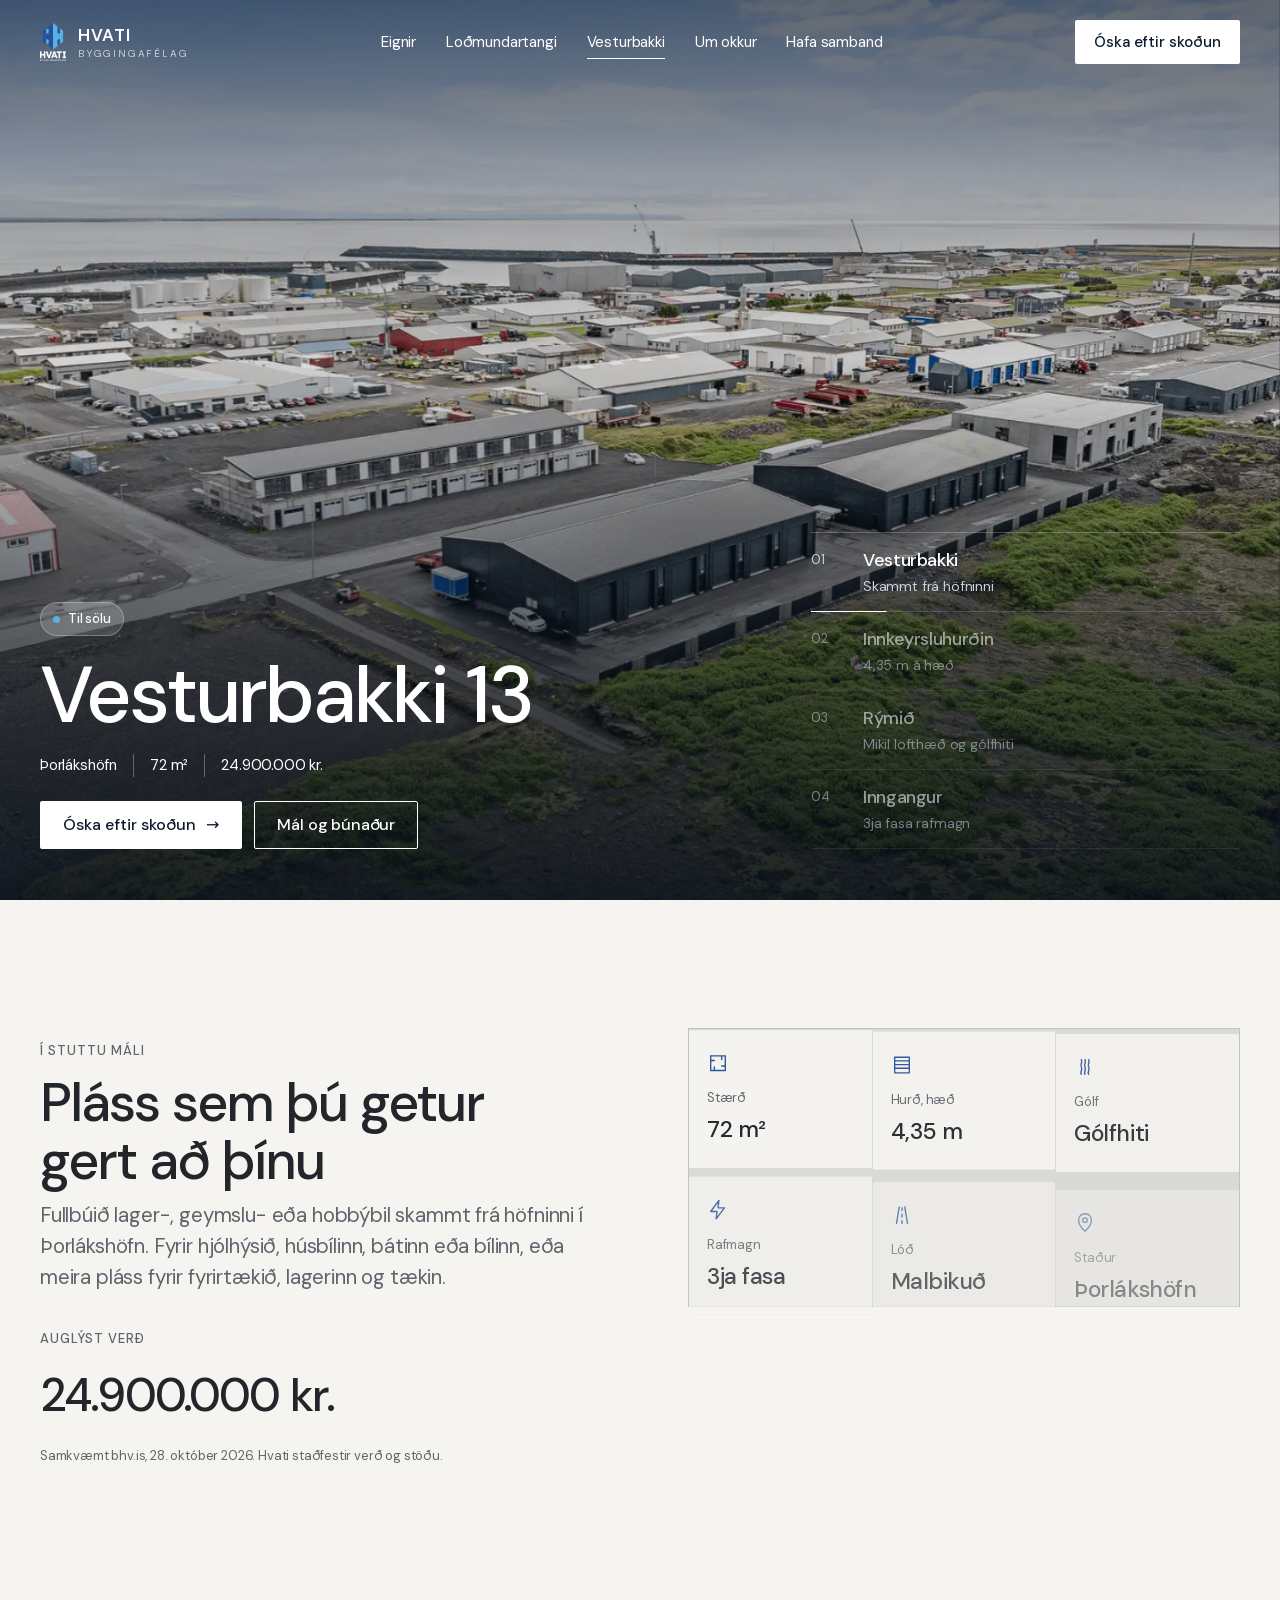
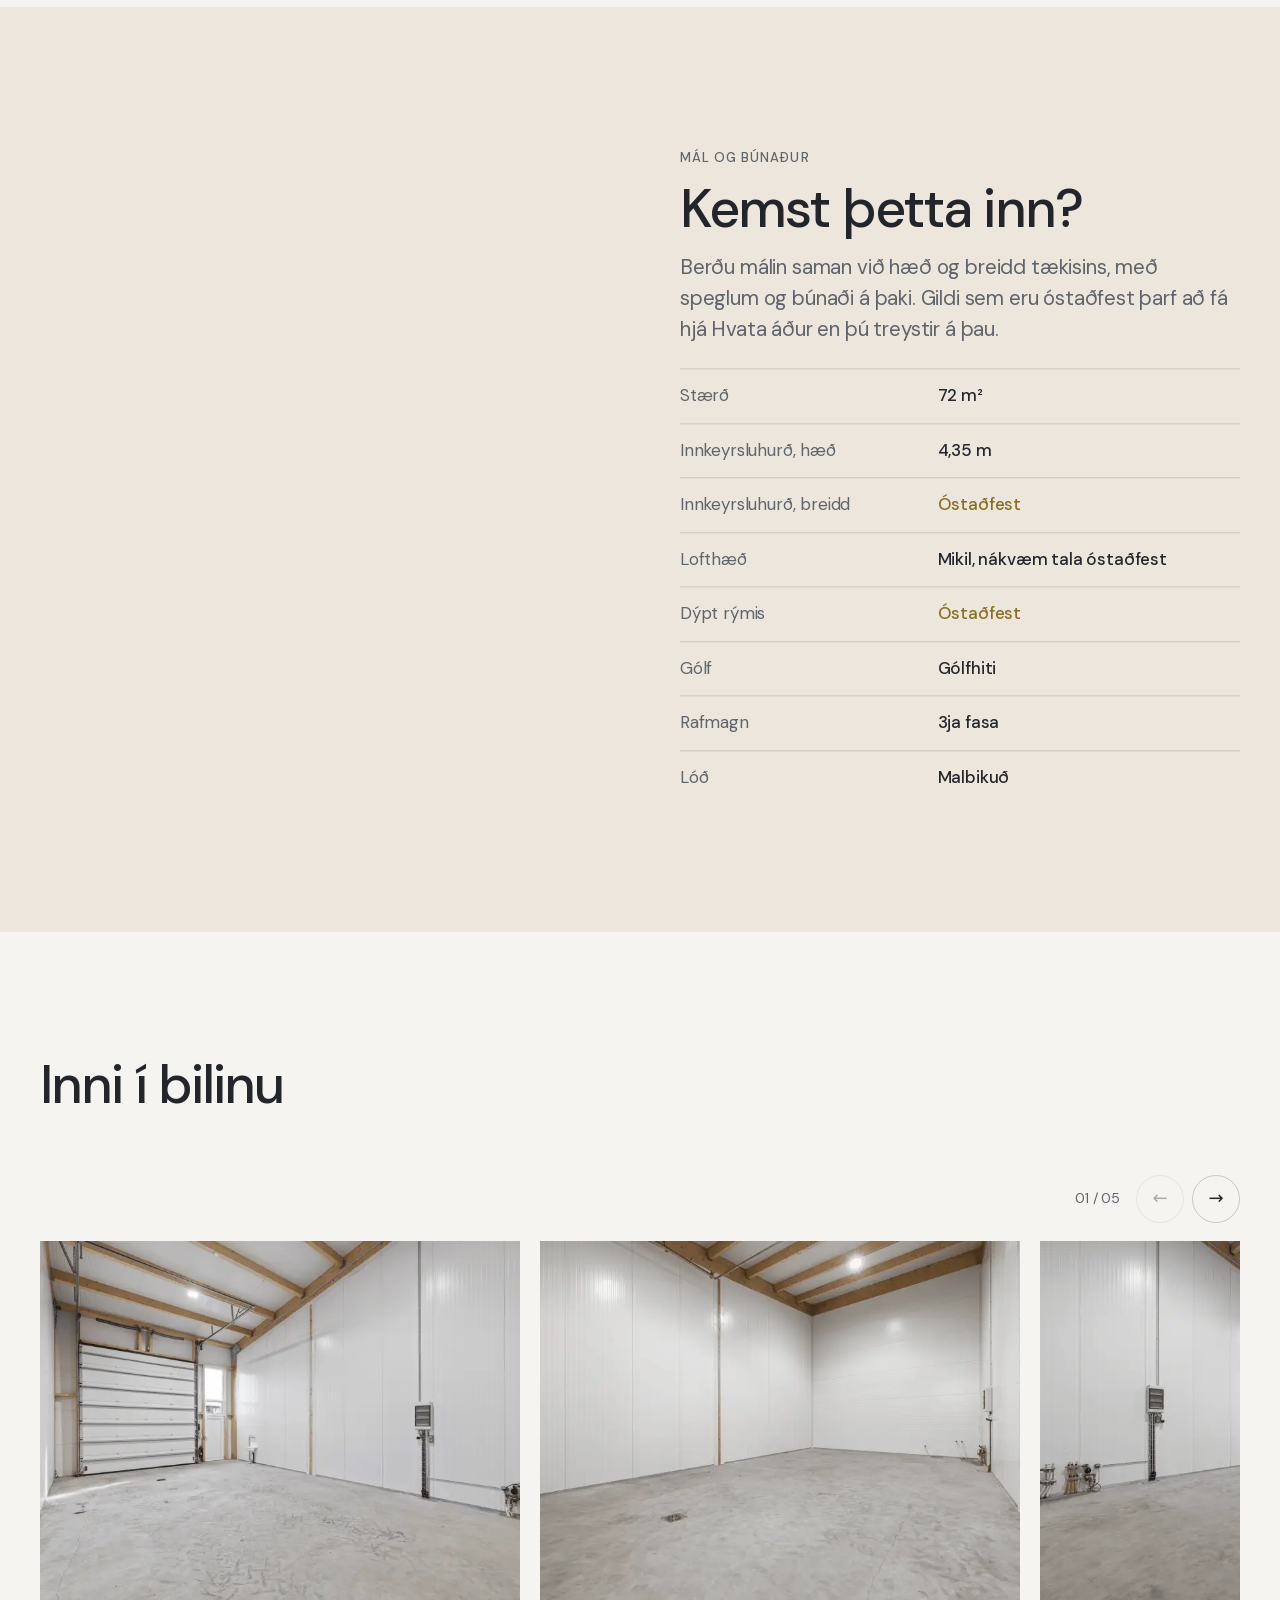
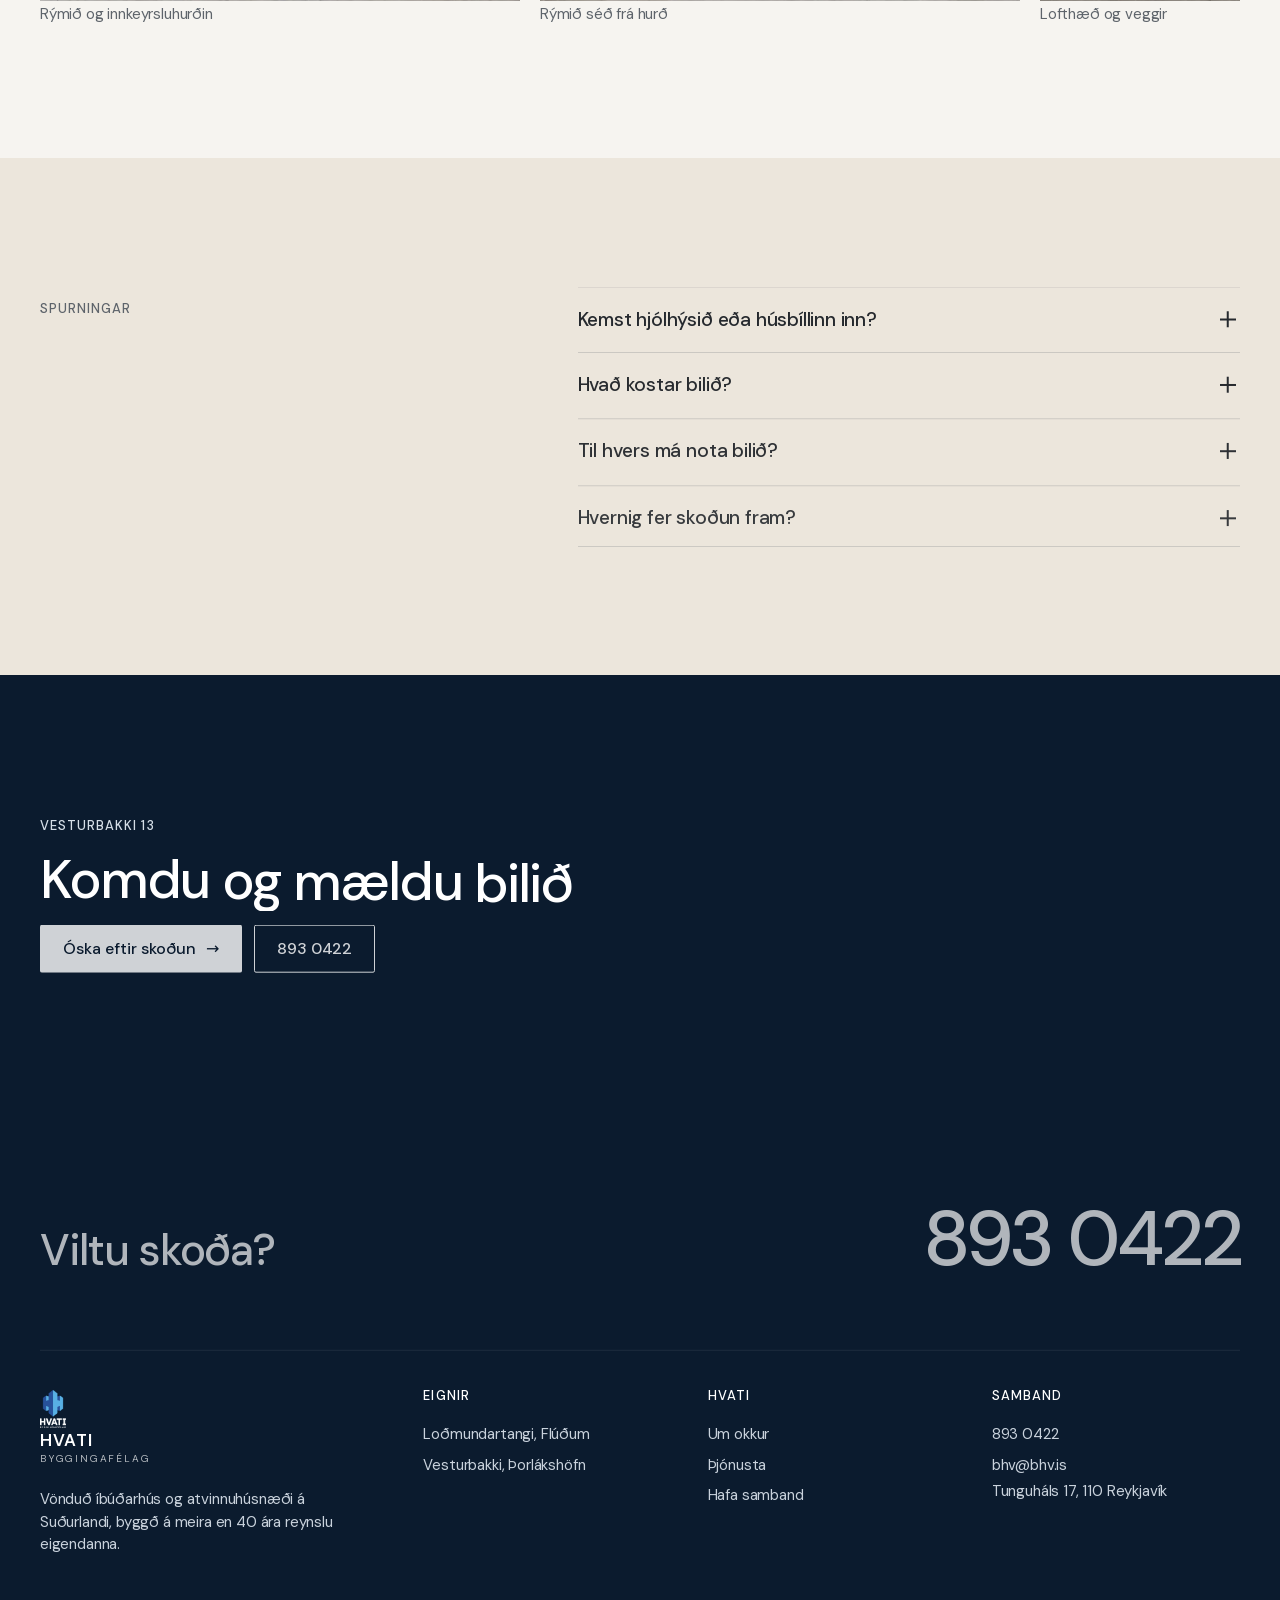
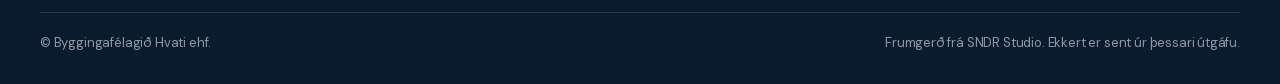
<file: vesturbakki/index.html>
<!doctype html>
<html lang="is" class="no-js">
<head>
<meta charset="utf-8">
<meta name="viewport" content="width=device-width, initial-scale=1">
<title>Vesturbakki 13, Þorlákshöfn | Hvati</title>
<meta name="description" content="Fullbúið 72 m² geymslu- eða atvinnubil í Þorlákshöfn með 4,35 m hárri innkeyrsluhurð, gólfhita og 3ja fasa rafmagni. Auglýst verð 24.900.000 kr.">
<meta name="robots" content="noindex, nofollow">
<meta name="theme-color" content="#0B1B2E">
<link rel="icon" href="../favicon.png">
<link rel="preload" href="../fonts/dmsans.woff2" as="font" type="font/woff2" crossorigin>
<script>(function () {
  var root = document.documentElement;
  function set(v) { if (root.getAttribute('data-input') !== v) root.setAttribute('data-input', v); }
  addEventListener('pointerdown', function () { set('pointer'); }, true);
  addEventListener('keydown', function (e) {
    if (e.key === 'Shift' || e.key === 'Control' || e.key === 'Alt' || e.key === 'Meta') return;
    set('key');
  }, true);
})();</script>
<link rel="stylesheet" href="../assets/site.css?v=mvsci8st">
<script src="../assets/vendor/gsap.min.js" defer></script>
<script src="../assets/vendor/ScrollTrigger.min.js" defer></script>
<script src="../assets/site.js?v=mvsci8st" defer></script>
<link rel="apple-touch-icon" sizes="180x180" href="../icons/apple-touch-icon.png">
</head>
<body>
<a class="skip" href="#main">Fara í efni</a>
<header class="hdr">
  <div class="wrap">
    <a class="brand" href="../" aria-label="Byggingafélagið Hvati, forsíða"><img src="../img/logo.png" width="26" height="38" alt=""><div><b>HVATI</b><span>BYGGINGAFÉLAG</span></div></a>
    <nav class="nav" aria-label="Aðalvalmynd"><a href="../#eignir">Eignir</a><a href="../lodmundartangi/">Loðmundartangi</a><a href="../vesturbakki/" aria-current="page">Vesturbakki</a><a href="../#um">Um okkur</a><a href="../hafa-samband/">Hafa samband</a></nav>
    <button class="btn btn--primary hdr-cta" type="button" data-request="vest">Óska eftir skoðun</button>
    <button class="burger" type="button" aria-label="Opna valmynd" aria-expanded="false" aria-controls="menu"><i></i></button>
  </div>
</header>
<div class="menu" id="menu" tabindex="-1" role="dialog" aria-modal="true" aria-label="Valmynd">
  <button class="close" type="button" aria-label="Loka valmynd">×</button>
  <a href="../#eignir">Eignir</a>
  <a href="../lodmundartangi/">Loðmundartangi</a>
  <a href="../vesturbakki/">Vesturbakki</a>
  <a href="../#um">Um okkur</a>
  <a href="../hafa-samband/">Hafa samband</a>
  <button class="btn btn--light" type="button" data-request="vest">Óska eftir skoðun <span class="arr" aria-hidden="true">→</span></button>
</div>
<main id="main">
  
<section class="hvs" data-hvs aria-roledescription="myndasýning" aria-label="Myndir af Vesturbakka">
  <div class="hvs__stage">
    <figure class="hvs__slide is-on" aria-hidden="false"><img src="../img/vest-air.webp" srcset="../img/vest-air-800.webp 800w, ../img/vest-air.webp 1600w" sizes="100vw" width="1600" height="1067" alt="Vesturbakki í Þorlákshöfn úr lofti" fetchpriority="high" decoding="async"></figure>
    <figure class="hvs__slide" aria-hidden="true"><img src="../img/vest-door.webp" srcset="../img/vest-door-800.webp 800w, ../img/vest-door.webp 1600w" sizes="100vw" width="1600" height="1067" alt="Rýmið og innkeyrsluhurðin" decoding="async"></figure>
    <figure class="hvs__slide" aria-hidden="true"><img src="../img/vest-hall.webp" srcset="../img/vest-hall-800.webp 800w, ../img/vest-hall.webp 1600w" sizes="100vw" width="1600" height="1067" alt="Rýmið séð frá hurð" decoding="async"></figure>
    <figure class="hvs__slide" aria-hidden="true"><img src="../img/vest-hall-3.webp" srcset="../img/vest-hall-3-800.webp 800w, ../img/vest-hall-3.webp 1600w" sizes="100vw" width="1600" height="1067" alt="Inngangur og innkeyrsluhurð" decoding="async"></figure>
  </div>
  <div class="hvs__shade" aria-hidden="true"></div>
  <div class="wrap hvs__content">
    <div class="hvs__lead"><p><span class="status">Til sölu</span></p>
      <h1 class="title t-xl" data-split>Vesturbakki 13</h1>
      <ul class="facts"><li>Þorlákshöfn</li><li>72 m²</li><li>24.900.000 kr.</li></ul>
      <div class="ctas"><button class="btn btn--light" type="button" data-request="vest">Óska eftir skoðun <span class="arr" aria-hidden="true">→</span></button><a class="btn btn--line" href="#mal">Mál og búnaður</a></div></div>
    <div class="hvs__panel">
      <p class="hvs__count" aria-live="polite"><b>01</b> / 04</p>
      <p class="hvs__caption"><b>Vesturbakki</b><span>Skammt frá höfninni</span></p>
      <ol class="hvs__index">
        <li><button type="button" aria-current="true" aria-label="Mynd 1: Vesturbakki"><span class="n">01</span><span class="t">Vesturbakki</span><span class="d">Skammt frá höfninni</span><span class="bar"><i></i></span></button></li>
        <li><button type="button" aria-label="Mynd 2: Innkeyrsluhurðin"><span class="n">02</span><span class="t">Innkeyrsluhurðin</span><span class="d">4,35 m á hæð</span><span class="bar"><i></i></span></button></li>
        <li><button type="button" aria-label="Mynd 3: Rýmið"><span class="n">03</span><span class="t">Rýmið</span><span class="d">Mikil lofthæð og gólfhiti</span><span class="bar"><i></i></span></button></li>
        <li><button type="button" aria-label="Mynd 4: Inngangur"><span class="n">04</span><span class="t">Inngangur</span><span class="d">3ja fasa rafmagn</span><span class="bar"><i></i></span></button></li>
      </ol>
    </div>
  </div>
</section>

  <section class="section">
    <div class="wrap glance">
      <div>
        <p class="eyebrow" data-reveal>Í stuttu máli</p>
        <h2 class="title t-l" data-split>Pláss sem þú getur gert að þínu</h2>
        <p class="lede" data-reveal>Fullbúið lager-, geymslu- eða hobbýbil skammt frá höfninni í Þorlákshöfn. Fyrir hjólhýsið, húsbílinn, bátinn eða bílinn, eða meira pláss fyrir fyrirtækið, lagerinn og tækin.</p>
        <p class="eyebrow" style="margin-top:36px" data-reveal>Auglýst verð</p>
        <p class="price" data-reveal>24.900.000 kr.</p>
        <p class="src" data-reveal>Samkvæmt bhv.is, 28. október 2026. Hvati staðfestir verð og stöðu.</p>
      </div>
      <ul class="tiles"><li data-reveal><svg class="ico" viewBox="0 0 24 24" width="24" height="24" aria-hidden="true" fill="none" stroke="currentColor" stroke-width="1.5" stroke-linecap="round" stroke-linejoin="round"><path d="M4 4h16v16H4zM4 9h4M16 4v4M20 15h-4M8 20v-4"/></svg><span class="k">Stærð</span><span class="v">72 m²</span></li><li data-reveal><svg class="ico" viewBox="0 0 24 24" width="24" height="24" aria-hidden="true" fill="none" stroke="currentColor" stroke-width="1.5" stroke-linecap="round" stroke-linejoin="round"><path d="M4 21V4h16v17M4 21h16M4 8h16M4 12h16M4 16h16"/></svg><span class="k">Hurð, hæð</span><span class="v">4,35 m</span></li><li data-reveal><svg class="ico" viewBox="0 0 24 24" width="24" height="24" aria-hidden="true" fill="none" stroke="currentColor" stroke-width="1.5" stroke-linecap="round" stroke-linejoin="round"><path d="M8 20c-2-3 2-5 0-8s2-5 0-8M12 20c-2-3 2-5 0-8s2-5 0-8M16 20c-2-3 2-5 0-8s2-5 0-8"/></svg><span class="k">Gólf</span><span class="v">Gólfhiti</span></li><li data-reveal><svg class="ico" viewBox="0 0 24 24" width="24" height="24" aria-hidden="true" fill="none" stroke="currentColor" stroke-width="1.5" stroke-linecap="round" stroke-linejoin="round"><path d="M13 2 4 14h7l-1 8 9-12h-7z"/></svg><span class="k">Rafmagn</span><span class="v">3ja fasa</span></li><li data-reveal><svg class="ico" viewBox="0 0 24 24" width="24" height="24" aria-hidden="true" fill="none" stroke="currentColor" stroke-width="1.5" stroke-linecap="round" stroke-linejoin="round"><path d="M6 21 9 3M18 21 15 3M12 4v3M12 11v3M12 18v3"/></svg><span class="k">Lóð</span><span class="v">Malbikuð</span></li><li data-reveal><svg class="ico" viewBox="0 0 24 24" width="24" height="24" aria-hidden="true" fill="none" stroke="currentColor" stroke-width="1.5" stroke-linecap="round" stroke-linejoin="round"><path d="M12 21s-7-6.2-7-12a7 7 0 0 1 14 0c0 5.8-7 12-7 12z"/><circle cx="12" cy="9" r="2.5"/></svg><span class="k">Staður</span><span class="v">Þorlákshöfn</span></li></ul>
    </div>
  </section>

  <section class="section section--sand" id="mal">
    <div class="wrap split" style="align-items:start">
      <div class="door" data-clip><svg viewBox="0 0 560 424" role="img" aria-labelledby="door-t" font-family="DM Sans, sans-serif">
  <title id="door-t">Framhlið bilsins: innkeyrsluhurð 4,35 m á hæð, breidd óstaðfest</title>
  <rect x="40" y="40" width="420" height="340" fill="#F6F4F0" stroke="#0B1B2E" stroke-width="2"/>
  <rect class="door__leaf" x="120" y="72" width="260" height="308" fill="#ECE6DC" stroke="#0B1B2E" stroke-width="2"/>
  <line x1="120" x2="380" y1="100" y2="100" stroke="#0B1B2E" stroke-opacity=".25"/><line x1="120" x2="380" y1="128" y2="128" stroke="#0B1B2E" stroke-opacity=".25"/><line x1="120" x2="380" y1="156" y2="156" stroke="#0B1B2E" stroke-opacity=".25"/><line x1="120" x2="380" y1="184" y2="184" stroke="#0B1B2E" stroke-opacity=".25"/><line x1="120" x2="380" y1="212" y2="212" stroke="#0B1B2E" stroke-opacity=".25"/><line x1="120" x2="380" y1="240" y2="240" stroke="#0B1B2E" stroke-opacity=".25"/><line x1="120" x2="380" y1="268" y2="268" stroke="#0B1B2E" stroke-opacity=".25"/><line x1="120" x2="380" y1="296" y2="296" stroke="#0B1B2E" stroke-opacity=".25"/><line x1="120" x2="380" y1="324" y2="324" stroke="#0B1B2E" stroke-opacity=".25"/><line x1="120" x2="380" y1="352" y2="352" stroke="#0B1B2E" stroke-opacity=".25"/>
  <g class="door__dim"><line x1="500" x2="500" y1="72" y2="380" stroke="#27519A" stroke-width="2"/>
  <line x1="490" x2="510" y1="72" y2="72" stroke="#27519A" stroke-width="2"/><line x1="490" x2="510" y1="380" y2="380" stroke="#27519A" stroke-width="2"/>
  <text x="526" y="232" fill="#27519A" font-size="28" font-weight="500" transform="rotate(-90 526 232)" text-anchor="middle">4,35 m</text></g>
  <line x1="120" x2="380" y1="412" y2="412" stroke="#8A6D1E" stroke-width="2" stroke-dasharray="6 6"/>
  <text x="250" y="398" fill="#8A6D1E" font-size="22" text-anchor="middle">breidd óstaðfest</text>
  <line x1="20" x2="540" y1="380" y2="380" stroke="#0B1B2E" stroke-width="3"/>
</svg></div>
      <div>
        <p class="eyebrow" data-reveal>Mál og búnaður</p>
        <h2 class="title t-l" data-split>Kemst þetta inn?</h2>
        <p class="lede" style="margin-top:14px" data-reveal>Berðu málin saman við hæð og breidd tækisins, með speglum og búnaði á þaki. Gildi sem eru óstaðfest þarf að fá hjá Hvata áður en þú treystir á þau.</p>
        <table class="dims" data-reveal>
          <tr><th scope="row">Stærð</th><td>72 m²</td></tr>
          <tr><th scope="row">Innkeyrsluhurð, hæð</th><td>4,35 m</td></tr>
          <tr><th scope="row">Innkeyrsluhurð, breidd</th><td class="unk">Óstaðfest</td></tr>
          <tr><th scope="row">Lofthæð</th><td>Mikil, nákvæm tala óstaðfest</td></tr>
          <tr><th scope="row">Dýpt rýmis</th><td class="unk">Óstaðfest</td></tr>
          <tr><th scope="row">Gólf</th><td>Gólfhiti</td></tr>
          <tr><th scope="row">Rafmagn</th><td>3ja fasa</td></tr>
          <tr><th scope="row">Lóð</th><td>Malbikuð</td></tr>
        </table>
      </div>
    </div>
  </section>

  <section class="section section--tight">
    <div class="wrap">
      <div class="head"><div><p class="eyebrow" data-reveal>Myndir</p><h2 class="title t-l" data-split>Inni í bilinu</h2></div></div>
      
<div class="car" data-carousel data-gallery>
  <div class="car__top">
    <span></span>
    <div class="car__nav"><span class="car__count" aria-live="polite">01 / 05</span><button class="car__btn prev" type="button" aria-label="Fyrri myndir">←</button><button class="car__btn next" type="button" aria-label="Næstu myndir">→</button></div>
  </div>
  <div class="car__track gal" tabindex="0" aria-label="Myndir af bilinu">
    <button class="car__item" type="button" data-cat="all" data-full="../img/vest-door.webp" aria-label="Stækka: Rýmið og innkeyrsluhurðin"><span class="car__img"><img src="../img/vest-door.webp" srcset="../img/vest-door-800.webp 800w, ../img/vest-door.webp 1600w" sizes="(min-width:900px) 40vw, 82vw" width="1600" height="1067" alt="Rýmið og innkeyrsluhurðin" loading="lazy" decoding="async"></span><span class="car__cap">Rýmið og innkeyrsluhurðin</span></button>
    <button class="car__item" type="button" data-cat="all" data-full="../img/vest-hall.webp" aria-label="Stækka: Rýmið séð frá hurð"><span class="car__img"><img src="../img/vest-hall.webp" srcset="../img/vest-hall-800.webp 800w, ../img/vest-hall.webp 1600w" sizes="(min-width:900px) 40vw, 82vw" width="1600" height="1067" alt="Rýmið séð frá hurð" loading="lazy" decoding="async"></span><span class="car__cap">Rýmið séð frá hurð</span></button>
    <button class="car__item" type="button" data-cat="all" data-full="../img/vest-hall-2.webp" aria-label="Stækka: Lofthæð og veggir"><span class="car__img"><img src="../img/vest-hall-2.webp" srcset="../img/vest-hall-2-800.webp 800w, ../img/vest-hall-2.webp 1600w" sizes="(min-width:900px) 40vw, 82vw" width="1600" height="1067" alt="Lofthæð og veggir" loading="lazy" decoding="async"></span><span class="car__cap">Lofthæð og veggir</span></button>
    <button class="car__item" type="button" data-cat="all" data-full="../img/vest-hall-3.webp" aria-label="Stækka: Inngangur og innkeyrsluhurð"><span class="car__img"><img src="../img/vest-hall-3.webp" srcset="../img/vest-hall-3-800.webp 800w, ../img/vest-hall-3.webp 1600w" sizes="(min-width:900px) 40vw, 82vw" width="1600" height="1067" alt="Inngangur og innkeyrsluhurð" loading="lazy" decoding="async"></span><span class="car__cap">Inngangur og innkeyrsluhurð</span></button>
    <button class="car__item" type="button" data-cat="all" data-full="../img/vest-air.webp" aria-label="Stækka: Vesturbakki úr lofti"><span class="car__img"><img src="../img/vest-air.webp" srcset="../img/vest-air-800.webp 800w, ../img/vest-air.webp 1600w" sizes="(min-width:900px) 40vw, 82vw" width="1600" height="1067" alt="Vesturbakki úr lofti" loading="lazy" decoding="async"></span><span class="car__cap">Vesturbakki úr lofti</span></button>
  </div>
  <dialog class="lb" tabindex="-1" aria-label="Myndasafn"><figure style="margin:0"><img alt=""><figcaption></figcaption></figure>
    <button class="lb-x" type="button" aria-label="Loka">×</button><button class="lb-nav prev" type="button" aria-label="Fyrri mynd">←</button><button class="lb-nav next" type="button" aria-label="Næsta mynd">→</button></dialog>
</div>
    </div>
  </section>

  <section class="section section--sand">
    <div class="wrap faqwrap">
      <div><p class="eyebrow" data-reveal>Spurningar</p><h2 class="title t-l" data-split>Gott að vita</h2></div>
      <div class="acc"><div class="acc__i" data-reveal><button type="button" aria-expanded="false" aria-controls="faq0"><span>Kemst hjólhýsið eða húsbíllinn inn?</span><span class="pm" aria-hidden="true"></span></button><div class="acc__b" id="faq0"><div><p>Innkeyrsluhurðin er 4,35 m á hæð. Breidd hurðar og dýpt rýmis eru óstaðfest hér. Fáðu málin hjá Hvata og berðu saman við tækið þitt.</p></div></div></div><div class="acc__i" data-reveal><button type="button" aria-expanded="false" aria-controls="faq1"><span>Hvað kostar bilið?</span><span class="pm" aria-hidden="true"></span></button><div class="acc__b" id="faq1"><div><p>Auglýst verð á bhv.is er 24.900.000 kr. (28. október 2026). Hvati staðfestir verð og stöðu.</p></div></div></div><div class="acc__i" data-reveal><button type="button" aria-expanded="false" aria-controls="faq2"><span>Til hvers má nota bilið?</span><span class="pm" aria-hidden="true"></span></button><div class="acc__b" id="faq2"><div><p>Bilið er auglýst sem lager-, geymslu- eða hobbýbil. Hvati svarar hvort tiltekin starfsemi fellur undir það.</p></div></div></div><div class="acc__i" data-reveal><button type="button" aria-expanded="false" aria-controls="faq3"><span>Hvernig fer skoðun fram?</span><span class="pm" aria-hidden="true"></span></button><div class="acc__b" id="faq3"><div><p>Þú sendir ósk um skoðun með þeim tíma sem hentar og Hvati hefur samband til að staðfesta. Einnig má hringja beint í 893 0422.</p></div></div></div></div>
    </div>
  </section>

  <section class="band band--ink">
    <div class="wrap band__in">
      <p class="eyebrow">Vesturbakki 13</p>
      <h2 class="title t-l" data-split>Komdu og mældu bilið</h2>
      <div class="ctas" data-reveal><button class="btn btn--light" type="button" data-request="vest">Óska eftir skoðun <span class="arr" aria-hidden="true">→</span></button><a class="btn btn--line" href="tel:+3548930422">893 0422</a></div>
    </div>
  </section>
</main>
<footer class="ftr">
  <div class="wrap">
    <div class="ftr__big" data-reveal><p>Viltu skoða?</p><a href="tel:+3548930422">893 0422</a></div>
    <div class="grid">
      <div><a class="brand" href="../" style="color:#fff"><img src="../img/logo.png" width="26" height="38" alt=""><div><b>HVATI</b><span>BYGGINGAFÉLAG</span></div></a>
        <p style="margin:18px 0 0;max-width:22em">Vönduð íbúðarhús og atvinnuhúsnæði á Suðurlandi, byggð á meira en 40 ára reynslu eigendanna.</p></div>
      <div><h4>Eignir</h4><ul><li><a href="../lodmundartangi/">Loðmundartangi, Flúðum</a></li><li><a href="../vesturbakki/">Vesturbakki, Þorlákshöfn</a></li></ul></div>
      <div><h4>Hvati</h4><ul><li><a href="../#um">Um okkur</a></li><li><a href="../#thjonusta">Þjónusta</a></li><li><a href="../hafa-samband/">Hafa samband</a></li></ul></div>
      <div><h4>Samband</h4><ul><li><a href="tel:+3548930422">893 0422</a></li><li><a href="mailto:bhv@bhv.is">bhv@bhv.is</a></li><li>Tunguháls 17, 110 Reykjavík</li></ul></div>
    </div>
    <div class="legal"><span>© Byggingafélagið Hvati ehf.</span><span>Frumgerð frá SNDR Studio. Ekkert er sent úr þessari útgáfu.</span></div>
  </div>
</footer>
<div class="sbar" aria-hidden="true"><div><b>Vesturbakki 13</b><span>72 m² · 24,9 m.kr.</span></div><button class="btn btn--primary" type="button" data-request="vest" tabindex="-1">Óska eftir skoðun</button></div>

<dialog class="sheet" id="sheet" aria-labelledby="sheet-t" tabindex="-1">
  <div class="sheet__in">
    <div class="sheet__top"><div><p class="eyebrow">Skoðun</p><h2 id="sheet-t">Óska eftir skoðun</h2></div><button class="x" type="button" aria-label="Loka">×</button></div>
    <form class="form" novalidate>
      <div class="fld"><label for="rq-unit">Eign</label><select id="rq-unit" name="eign"><option value="lod-13">Loðmundartangi 13, Flúðum</option><option value="lod-15">Loðmundartangi 15, Flúðum</option><option value="lod-17">Loðmundartangi 17, Flúðum</option><option value="lod">Loðmundartangi, hvaða hús sem er</option><option value="vest">Vesturbakki 13, Þorlákshöfn</option></select></div>
      <fieldset class="seg"><legend>Hvaða dagar henta?</legend><label><input type="radio" name="dagar" value="Virka daga"><span>Virka daga</span></label><label><input type="radio" name="dagar" value="Um helgi"><span>Um helgi</span></label><label><input type="radio" name="dagar" value="Skiptir ekki máli" checked><span>Skiptir ekki máli</span></label></fieldset>
      <fieldset class="seg"><legend>Hvaða tími dags?</legend><label><input type="radio" name="timi" value="Fyrir hádegi"><span>Fyrir hádegi</span></label><label><input type="radio" name="timi" value="Eftir hádegi" checked><span>Eftir hádegi</span></label><label><input type="radio" name="timi" value="Síðdegis"><span>Síðdegis</span></label></fieldset>
      <div class="row2">
        <div class="fld"><label for="rq-name">Nafn</label><input id="rq-name" name="nafn" autocomplete="name" required></div>
        <div class="fld"><label for="rq-contact">Sími eða netfang</label><input id="rq-contact" name="samband" autocomplete="email" required></div>
      </div>
      <div class="fld"><label for="rq-msg">Athugasemd (valfrjálst)</label><textarea id="rq-msg" name="athugasemd" rows="3"></textarea></div>
      <p class="note">Hvati hefur samband og staðfestir tíma. Engin bókun verður til fyrr en tíminn er staðfestur.</p>
      <button class="btn btn--primary" type="submit">Senda ósk um skoðun <span class="arr" aria-hidden="true">→</span></button>
    </form>
    <div class="done" hidden tabindex="-1" role="status"><h3>Takk fyrir.</h3><p>Þetta er frumgerð. Fyrirspurnin var ekki send.</p></div>
  </div>
</dialog>
</body>
</html>
</file>
<file: assets/site.css>
@font-face{font-family:"DM Sans";src:url("../fonts/dmsans.woff2") format("woff2");font-weight:300 700;font-display:swap}
:root{
  --ink:#0B1B2E;--ink-2:#13283F;--blue:#58B0E4;--blue-d:#27519A;
  --paper:#F6F4F0;--sand:#ECE6DC;--text:#22262B;--muted:#5E646B;
  --ease:cubic-bezier(.2,.7,.1,1);--d1:240ms;--d2:640ms;--d3:1100ms;
  --g:20px;--max:1320px;--hdr:72px;
}
@media (min-width:900px){:root{--g:40px;--hdr:84px}}
*,*::before,*::after{box-sizing:border-box}
html{-webkit-text-size-adjust:100%;scroll-padding-top:calc(var(--hdr) + 12px)}
body{margin:0;background:var(--paper);color:var(--text);font:400 17px/1.5 "DM Sans",system-ui,sans-serif;letter-spacing:-.01em;-webkit-font-smoothing:antialiased}
img{display:block;max-width:100%;height:auto}
a{color:inherit}
button{font:inherit;color:inherit}
::selection{background:var(--ink);color:#fff}
.skip{position:absolute;left:-999px;top:8px;background:var(--ink);color:#fff;padding:10px 14px;z-index:100}
.skip:focus{left:8px}
:focus-visible{outline:2px solid var(--blue-d);outline-offset:3px}
html[data-input="pointer"] :focus-visible:not(input):not(textarea):not(select):not([contenteditable="true"]){outline:none}
[tabindex="-1"]:focus{outline:none}

.wrap{max-width:var(--max);margin:0 auto;padding:0 var(--g)}
.eyebrow{font-size:13px;font-weight:500;letter-spacing:.08em;text-transform:uppercase;color:var(--muted)}
.title{font-weight:500;letter-spacing:-.035em;line-height:1.08;margin:0}
.t-xl{font-size:clamp(40px,6.2vw,92px)}
.t-l{font-size:clamp(32px,4.2vw,60px)}
.t-m{font-size:clamp(24px,2.6vw,36px)}
.lede{font-size:clamp(18px,1.6vw,21px);color:var(--muted);max-width:38em}
.section{padding:clamp(72px,10vw,140px) 0}
.section--sand{background:var(--sand)}
.section--ink{background:var(--ink);color:#fff}
.section--ink .eyebrow,.section--ink .lede{color:#B9C3CE}
.hair{border:0;border-top:1px solid currentColor;opacity:.16;margin:0}

/* buttons */
.btn{display:inline-flex;align-items:center;gap:10px;min-height:48px;padding:0 22px;border-radius:2px;border:1px solid transparent;font-weight:500;font-size:16px;text-decoration:none;cursor:pointer;transition:background var(--d1) var(--ease),color var(--d1) var(--ease),border-color var(--d1) var(--ease),transform var(--d1) var(--ease)}
.btn:active{transform:scale(.98)}
.btn--primary{background:var(--ink);color:#fff}
.btn--primary:hover{background:var(--blue-d)}
.btn--light{background:#fff;color:var(--ink)}
.btn--light:hover{background:var(--sand)}
.btn--line{border-color:currentColor;background:transparent}
.btn--line:hover{background:rgba(127,127,127,.12)}
.btn .arr{transition:transform var(--d1) var(--ease)}
.btn:hover .arr{transform:translateX(4px)}

/* header */
.hdr{position:fixed;inset:0 0 auto;z-index:50;height:var(--hdr);color:#fff;transition:background var(--d1) var(--ease),color var(--d1) var(--ease),box-shadow var(--d1) var(--ease)}
.hdr.is-solid,.hdr--solid{background:rgba(246,244,240,.94);color:var(--ink);box-shadow:0 1px 0 rgba(11,27,46,.1);-webkit-backdrop-filter:blur(10px);backdrop-filter:blur(10px)}
.hdr .wrap{height:100%;display:flex;align-items:center;justify-content:space-between;gap:24px}
.brand{display:flex;align-items:center;gap:12px;text-decoration:none;min-height:44px}
.brand img{width:26px;height:auto}
.brand b{font-weight:600;letter-spacing:.06em;font-size:17px}
.brand span{display:block;font-size:10px;letter-spacing:.18em;opacity:.7;margin-top:-2px}
.nav{display:none;gap:30px;align-items:center}
.nav a{text-decoration:none;font-size:15px;position:relative;padding:10px 0}
.nav a::after{content:"";position:absolute;left:0;right:0;bottom:4px;height:1px;background:currentColor;transform:scaleX(0);transform-origin:left;transition:transform var(--d1) var(--ease)}
.nav a:hover::after,.nav a[aria-current="page"]::after{transform:scaleX(1)}
.hdr .btn{min-height:44px;padding:0 18px;font-size:15px}
.hdr:not(.is-solid):not(.hdr--solid) .btn--primary{background:#fff;color:var(--ink)}
.burger{display:inline-grid;place-items:center;width:44px;height:44px;border:0;background:none;cursor:pointer}
.burger i{display:block;width:22px;height:1.5px;background:currentColor;box-shadow:0 7px 0 currentColor,0 -7px 0 currentColor}
.hdr-cta{display:none}
@media (min-width:900px){.nav,.hdr-cta{display:flex}.burger{display:none}}

.menu{position:fixed;inset:0;z-index:60;background:var(--ink);color:#fff;padding:calc(var(--hdr) + 16px) var(--g) 32px;display:flex;flex-direction:column;gap:6px;visibility:hidden;opacity:0;transform:translateY(-12px);transition:opacity var(--d1) var(--ease),transform var(--d2) var(--ease),visibility 0s linear var(--d2)}
.menu.is-open{visibility:visible;opacity:1;transform:none;transition:opacity var(--d1) var(--ease),transform var(--d2) var(--ease)}
.menu a{font-size:30px;font-weight:500;letter-spacing:-.03em;text-decoration:none;padding:8px 0;opacity:0;transform:translateY(10px);transition:opacity var(--d2) var(--ease),transform var(--d2) var(--ease)}
.menu.is-open a{opacity:1;transform:none}
.menu.is-open a:nth-child(2){transition-delay:40ms}.menu.is-open a:nth-child(3){transition-delay:80ms}.menu.is-open a:nth-child(4){transition-delay:120ms}.menu.is-open a:nth-child(5){transition-delay:160ms}
.menu .close{position:absolute;top:calc((var(--hdr) - 44px)/2);right:calc(var(--g) - 10px);width:44px;height:44px;border:0;background:none;color:#fff;font-size:28px;cursor:pointer}
.menu .btn{margin-top:24px;align-self:flex-start}

/* hero */
.hero{position:relative;min-height:100svh;display:flex;align-items:flex-end;color:#fff;overflow:hidden;background:var(--ink)}
.hero__img{position:absolute;inset:0}
.hero__img img{width:100%;height:100%;object-fit:cover;transform:scale(1.06);opacity:0;transition:transform var(--d3) var(--ease),opacity var(--d3) var(--ease)}
.is-ready .hero__img img{transform:none;opacity:1}
.hero::after{content:"";position:absolute;inset:0;background:linear-gradient(0deg,rgba(6,14,24,.82) 0%,rgba(6,14,24,.35) 45%,rgba(6,14,24,.15) 70%,rgba(6,14,24,.45) 100%)}
.hero .wrap{position:relative;z-index:1;width:100%;padding-bottom:clamp(28px,5vw,64px);padding-top:calc(var(--hdr) + 40px)}
.hero .eyebrow{color:#D5DEE7}
.hero h1{margin:14px 0 22px;max-width:13em}
.facts{display:flex;flex-wrap:wrap;gap:8px 0;margin:0 0 26px;padding:0;list-style:none;font-size:15px}
.facts li{padding-right:16px;margin-right:16px;border-right:1px solid rgba(255,255,255,.3)}
.facts li:last-child{border:0}
.hero .ctas{display:flex;flex-wrap:wrap;gap:12px}
.rise{opacity:0;transform:translateY(24px);transition:opacity var(--d2) var(--ease),transform var(--d2) var(--ease)}
.is-ready .rise{opacity:1;transform:none}
.is-ready .rise:nth-child(2){transition-delay:80ms}.is-ready .rise:nth-child(3){transition-delay:160ms}.is-ready .rise:nth-child(4){transition-delay:240ms}.is-ready .rise:nth-child(5){transition-delay:320ms}
.hero--sub{min-height:clamp(560px,86svh,900px)}
.status{display:inline-flex;align-items:center;gap:8px;font-size:13px;font-weight:500;padding:6px 12px;border-radius:99px;background:rgba(255,255,255,.14);border:1px solid rgba(255,255,255,.28)}
.status::before{content:"";width:7px;height:7px;border-radius:50%;background:var(--blue)}
.status--light{background:#fff;border-color:rgba(11,27,46,.14);color:var(--ink)}
.status--light::before{background:#C9A24A}

/* reveal */
.no-js [data-reveal],.no-js .rise,.no-js .hero__img img{opacity:1;transform:none}

/* listing cards */
.head{display:flex;flex-wrap:wrap;justify-content:space-between;align-items:flex-end;gap:20px;margin-bottom:clamp(32px,4vw,56px)}
.cards{display:grid;gap:clamp(28px,3vw,40px)}
@media (min-width:900px){.cards{grid-template-columns:1fr 1fr}}
.card{text-decoration:none;display:block}
.card__img{position:relative;overflow:hidden;aspect-ratio:4/3;background:var(--sand)}
.card__img img{width:100%;height:100%;object-fit:cover;transition:transform var(--d2) var(--ease)}
.card:hover .card__img img{transform:scale(1.04)}
.card:active .card__img{transform:scale(.99)}
.card__img .status{position:absolute;left:16px;top:16px;color:#fff;background:rgba(11,27,46,.55);-webkit-backdrop-filter:blur(6px);backdrop-filter:blur(6px)}
.card h3{font-size:clamp(22px,2vw,28px);font-weight:500;letter-spacing:-.03em;margin:20px 0 4px;display:flex;justify-content:space-between;gap:12px}
.card h3 .arr{transition:transform var(--d1) var(--ease)}
.card:hover h3 .arr{transform:translateX(4px)}
.card .where{color:var(--muted);margin:0 0 14px}
.factrow{display:grid;grid-template-columns:repeat(4,auto);justify-content:start;gap:0;border-top:1px solid rgba(11,27,46,.14);padding-top:14px;font-size:15px}
.factrow div{padding-right:18px;margin-right:18px;border-right:1px solid rgba(11,27,46,.14)}
.factrow div:last-child{border:0;margin:0;padding:0}
.factrow dt{font-size:12px;color:var(--muted);letter-spacing:.04em}
.factrow dd{margin:2px 0 0;font-weight:500}
@media (max-width:520px){.factrow{grid-template-columns:1fr 1fr;row-gap:12px}.factrow div:nth-child(2){border:0}}

/* split / proof */
.split{display:grid;gap:40px;align-items:center}
@media (min-width:900px){.split{grid-template-columns:1fr 1fr;gap:80px}}
.stats{display:grid;grid-template-columns:repeat(3,1fr);gap:20px;margin:36px 0 0}
.stats dt{font-size:13px;color:var(--muted)}
.stats dd{margin:4px 0 0;font-size:clamp(28px,3vw,44px);font-weight:500;letter-spacing:-.04em}
.section--ink .stats dt{color:#B9C3CE}
.svc{display:grid;gap:0;margin-top:40px}
@media (min-width:900px){.svc{grid-template-columns:repeat(4,1fr)}}
.svc div{padding:24px 0;border-top:1px solid rgba(255,255,255,.16)}
@media (min-width:900px){.svc div{padding:28px 28px 0 0}}
.svc h3{font-size:20px;font-weight:500;margin:0 0 8px;letter-spacing:-.02em}
.svc p{margin:0;color:#B9C3CE;font-size:16px}
.strip{display:grid;gap:16px;grid-template-columns:repeat(2,1fr)}
@media (min-width:900px){.strip{grid-template-columns:repeat(4,1fr)}}
.strip figure{margin:0}
.strip img{aspect-ratio:3/4;object-fit:cover;width:100%}
.strip figcaption{font-size:14px;color:var(--muted);margin-top:10px}

/* gallery */
.tabs{display:flex;gap:6px;flex-wrap:wrap;position:relative;margin-bottom:24px}
.tab{min-height:44px;padding:0 16px;border:1px solid rgba(11,27,46,.18);background:none;border-radius:99px;cursor:pointer;font-size:15px;transition:background var(--d1) var(--ease),color var(--d1) var(--ease),border-color var(--d1) var(--ease)}
.tab:hover{border-color:var(--ink)}
.tab[aria-selected="true"]{background:var(--ink);color:#fff;border-color:var(--ink)}
.gal{display:grid;gap:10px;grid-template-columns:repeat(2,1fr);transition:opacity var(--d1) var(--ease)}
@media (min-width:900px){.gal{grid-template-columns:repeat(4,1fr);gap:14px}.gal button:first-child{grid-column:span 2;grid-row:span 2}}
.gal.is-swapping{opacity:0}
.gal button{padding:0;border:0;background:var(--sand);cursor:zoom-in;overflow:hidden;aspect-ratio:4/3;display:block;width:100%}
.gal button:first-child{aspect-ratio:auto}
.gal img{width:100%;height:100%;object-fit:cover;transition:transform var(--d2) var(--ease)}
.gal button:hover img{transform:scale(1.04)}
.gal [hidden]{display:none}

.lb{border:0;padding:0;margin:auto;max-width:min(1400px,96vw);max-height:92vh;background:transparent;color:#fff;opacity:0;transform:scale(.98);transition:opacity var(--d1) var(--ease),transform var(--d1) var(--ease),overlay var(--d1) allow-discrete,display var(--d1) allow-discrete}
.lb[open]{opacity:1;transform:none}
@starting-style{.lb[open]{opacity:0;transform:scale(.98)}}
.lb::backdrop{background:rgba(6,14,24,.88)}
.lb img{max-height:84vh;width:auto;margin:0 auto}
.lb figcaption{text-align:center;padding:12px;font-size:15px;color:#D5DEE7}
.lb .lb-x{position:fixed;top:12px;right:12px;width:48px;height:48px;border-radius:50%;border:0;background:rgba(255,255,255,.14);color:#fff;font-size:26px;cursor:pointer}
.lb .lb-nav{position:fixed;top:50%;width:48px;height:48px;border-radius:50%;border:0;background:rgba(255,255,255,.14);color:#fff;font-size:22px;cursor:pointer;transform:translateY(-50%)}
.lb .prev{left:12px}.lb .next{right:12px}

/* plan */
.plan{display:grid;gap:40px}
@media (min-width:1000px){.plan{grid-template-columns:1.25fr 1fr;gap:72px;align-items:start}}
.plan__img{background:#fff;padding:clamp(12px,2vw,28px);position:relative}
.plan__img small{position:absolute;left:16px;bottom:12px;font-size:12px;color:var(--muted)}
.rooms{list-style:none;margin:24px 0 0;padding:0}
.rooms li{padding:16px 0;border-top:1px solid rgba(11,27,46,.14);display:grid;grid-template-columns:150px 1fr;gap:16px}
.rooms b{font-weight:500}
.rooms span{color:var(--muted);font-size:16px}
@media (max-width:520px){.rooms li{grid-template-columns:1fr;gap:2px}}

/* units */
.units{margin-top:40px;border-bottom:1px solid rgba(11,27,46,.14)}
.unit{border-top:1px solid rgba(11,27,46,.14)}
.unit > button{width:100%;min-height:68px;display:grid;grid-template-columns:1fr auto 32px;align-items:center;gap:16px;background:none;border:0;text-align:left;cursor:pointer;padding:12px 0;font-size:clamp(19px,1.8vw,24px);font-weight:500;letter-spacing:-.02em}
.unit > button .pm{width:24px;height:24px;position:relative;justify-self:end}
.unit > button .pm::before,.unit > button .pm::after{content:"";position:absolute;left:4px;right:4px;top:11px;height:1.5px;background:currentColor;transition:transform var(--d2) var(--ease)}
.unit > button .pm::after{transform:rotate(90deg)}
.unit > button[aria-expanded="true"] .pm::after{transform:rotate(0)}
.unit .body{display:grid;grid-template-rows:0fr;transition:grid-template-rows var(--d2) var(--ease)}
.unit .body > div{overflow:hidden}
.unit.is-open .body{grid-template-rows:1fr}
.unit .inner{padding:0 0 24px;display:flex;flex-wrap:wrap;gap:16px 40px;align-items:center;color:var(--muted)}

/* rooms selector (signature) */
.finish{display:grid;gap:32px}
@media (min-width:1000px){.finish{grid-template-columns:1.4fr 1fr;gap:64px;align-items:center}}
.finish__photo{position:relative;aspect-ratio:4/3;overflow:hidden;background:var(--sand)}
.finish__photo img{position:absolute;inset:0;width:100%;height:100%;object-fit:cover;opacity:0;transform:scale(1.03);transition:opacity var(--d2) var(--ease),transform var(--d3) var(--ease)}
.finish__photo img.on{opacity:1;transform:none}
.finish__photo figcaption{position:absolute;left:14px;bottom:14px;background:rgba(11,27,46,.6);color:#fff;font-size:13px;padding:6px 10px;border-radius:2px}
.roomtabs{display:flex;gap:6px;flex-wrap:wrap;margin:20px 0 24px}
.spec{list-style:none;margin:0;padding:0;transition:opacity var(--d1) var(--ease),transform var(--d1) var(--ease)}
.spec.is-swapping{opacity:0;transform:translateY(8px)}
.spec li{display:grid;grid-template-columns:120px 1fr;gap:14px;padding:14px 0;border-top:1px solid rgba(11,27,46,.14)}
.spec li span:first-child{color:var(--muted);font-size:15px}
.spec li span:last-child{font-weight:500}
.src{font-size:13px;color:var(--muted);margin-top:16px}

/* dims table */
.dims{width:100%;border-collapse:collapse;margin-top:24px;font-size:17px}
.dims th,.dims td{text-align:left;padding:14px 0;border-top:1px solid rgba(11,27,46,.14);vertical-align:top}
.dims th{font-weight:400;color:var(--muted);width:46%}
.dims td{font-weight:500}
.dims .unk{color:#8A6D1E;font-weight:500}
.price{font-size:clamp(32px,3.6vw,52px);font-weight:500;letter-spacing:-.04em;margin:8px 0 0}

/* door drawing */
.door{background:#fff;padding:24px}
.door svg{width:100%;height:auto}

/* terms + location */
.terms{max-width:46em}
.terms p{margin:0 0 12px}
.loc{display:grid;gap:32px}
@media (min-width:900px){.loc{grid-template-columns:1fr 1fr;gap:72px;align-items:center}}
.loc img{aspect-ratio:3/2;object-fit:cover;width:100%}

/* contact */
.contact{display:grid;gap:48px}
@media (min-width:1000px){.contact{grid-template-columns:1fr 1.2fr;gap:96px}}
.addr{font-style:normal;display:grid;gap:18px;margin-top:32px}
.addr a{font-size:20px;font-weight:500;text-decoration:none}
.addr small{display:block;color:var(--muted);font-size:13px}

/* forms */
.form{display:grid;gap:18px}
.seg{display:flex;flex-wrap:wrap;gap:8px;border:0;padding:0;margin:0}
.seg legend{font-size:14px;color:var(--muted);margin-bottom:10px;padding:0}
.seg label{position:relative}
.seg input{position:absolute;opacity:0;inset:0;margin:0;cursor:pointer}
.seg span{display:inline-flex;align-items:center;min-height:44px;padding:0 16px;border:1px solid rgba(11,27,46,.2);border-radius:99px;font-size:15px;transition:background var(--d1) var(--ease),color var(--d1) var(--ease),border-color var(--d1) var(--ease)}
.seg input:checked + span{background:var(--ink);color:#fff;border-color:var(--ink)}
.seg input:focus-visible + span{outline:2px solid var(--blue-d);outline-offset:3px}
.fld{display:grid;gap:6px}
.fld label{font-size:14px;color:var(--muted)}
.fld input,.fld select,.fld textarea{font:inherit;font-size:17px;min-height:50px;padding:12px 14px;border:1px solid rgba(11,27,46,.22);border-radius:2px;background:#fff;color:var(--text);transition:border-color var(--d1) var(--ease)}
.fld textarea{min-height:110px;resize:vertical}
.fld input:focus,.fld select:focus,.fld textarea:focus{border-color:var(--ink);outline:2px solid var(--blue-d);outline-offset:1px}
.row2{display:grid;gap:18px}
@media (min-width:640px){.row2{grid-template-columns:1fr 1fr}}
.branch{display:grid;gap:18px}
.branch[hidden]{display:none}
.note{font-size:14px;color:var(--muted);margin:0}
.done{padding:28px;background:var(--sand);border-radius:2px}
.done h3{margin:0 0 6px;font-size:22px;font-weight:500}
.done p{margin:0;color:var(--muted)}

/* request sheet */
.sheet{position:fixed;inset:0 0 0 auto;margin:0;height:100dvh;max-height:none;width:min(520px,100vw);max-width:100vw;border:0;padding:0;background:var(--paper);color:var(--text);transform:translateX(100%);transition:transform var(--d2) var(--ease),overlay var(--d2) allow-discrete,display var(--d2) allow-discrete}
.sheet[open]{transform:none}
@starting-style{.sheet[open]{transform:translateX(100%)}}
.sheet::backdrop{background:rgba(6,14,24,0);transition:background var(--d2) var(--ease),overlay var(--d2) allow-discrete,display var(--d2) allow-discrete}
.sheet[open]::backdrop{background:rgba(6,14,24,.5)}
@starting-style{.sheet[open]::backdrop{background:rgba(6,14,24,0)}}
.sheet__in{height:100%;overflow:auto;padding:28px var(--g) 40px;display:grid;align-content:start;gap:22px}
.sheet__top{display:flex;justify-content:space-between;align-items:flex-start;gap:16px}
.sheet__top h2{font-size:28px;font-weight:500;letter-spacing:-.03em;margin:4px 0 0}
.sheet .x{width:44px;height:44px;border:1px solid rgba(11,27,46,.18);border-radius:50%;background:none;font-size:22px;cursor:pointer;flex:none}
@media (max-width:639px){
  .sheet{inset:auto 0 0 0;width:100vw;height:auto;max-height:92dvh;border-radius:14px 14px 0 0;transform:translateY(100%)}
  @starting-style{.sheet[open]{transform:translateY(100%)}}
  .sheet__in{max-height:92dvh}
}

/* footer */
.ftr{background:var(--ink);color:#C9D2DC;padding:72px 0 32px;font-size:15px}
.ftr .grid{display:grid;gap:36px}
@media (min-width:900px){.ftr .grid{grid-template-columns:1.4fr 1fr 1fr 1fr}}
.ftr h4{color:#fff;font-size:13px;letter-spacing:.08em;text-transform:uppercase;font-weight:500;margin:0 0 14px}
.ftr a{text-decoration:none;display:inline-block;padding:4px 0}
.ftr a:hover{color:#fff}
.ftr ul{list-style:none;margin:0;padding:0}
.ftr .legal{margin-top:56px;padding-top:20px;border-top:1px solid rgba(255,255,255,.12);display:flex;flex-wrap:wrap;justify-content:space-between;gap:12px;font-size:13px;color:#8D99A6}
.proto{background:#C9A24A;color:#1A1405;font-size:13px;text-align:center;padding:8px var(--g)}

@media (prefers-reduced-motion:reduce){
  *,*::before,*::after{transition-duration:1ms!important;animation-duration:1ms!important}
  .hero__img img{transform:none}
  .rise{transform:none}
  .finish__photo img{transform:none}
}

/* ===================== v2 ===================== */
.section--tight{padding-top:clamp(40px,6vw,80px)}
.ico{width:22px;height:22px;flex:none}
.hdr{transition:transform var(--d2) var(--ease),background var(--d1) var(--ease),color var(--d1) var(--ease),box-shadow var(--d1) var(--ease)}
.hdr.is-hidden{transform:translateY(-100%)}
[data-split] .w{display:inline-block;overflow:hidden;vertical-align:top;padding-bottom:.08em;margin-bottom:-.08em}
[data-split] .w > span{display:inline-block}
.title[data-split]{margin-bottom:.2em}

/* hero slider */
.hvs{position:relative;height:100svh;min-height:620px;color:#fff;background:var(--ink);overflow:hidden}
.hvs__stage{position:absolute;inset:0}
.hvs__slide{position:absolute;inset:0;margin:0;visibility:hidden;overflow:hidden}
.hvs__slide.is-on{visibility:visible}
.hvs__slide img{width:100%;height:100%;object-fit:cover;will-change:transform}
.hvs__shade{position:absolute;inset:0;pointer-events:none;background:linear-gradient(0deg,rgba(6,14,24,.86) 0%,rgba(6,14,24,.42) 38%,rgba(6,14,24,.08) 62%,rgba(6,14,24,.42) 100%)}
.hvs__content{position:relative;z-index:2;height:100%;display:grid;align-content:end;gap:28px;padding-bottom:clamp(24px,4vw,56px);padding-top:calc(var(--hdr) + 24px)}
@media (min-width:1000px){.hvs__content{grid-template-columns:1.25fr .75fr;align-items:end;gap:56px}}
.hvs__lead .eyebrow{color:#D5DEE7}
.hvs__lead h1{margin:12px 0 22px;max-width:12em}
.hvs__lead .facts{margin-bottom:24px}
.hvs__panel{display:grid;gap:12px}
.hvs__count{margin:0;font-size:14px;color:#C9D2DC;letter-spacing:.06em}
.hvs__count b{color:#fff;font-weight:500}
.hvs__caption{margin:0;display:grid;gap:2px;min-height:48px}
.hvs__caption b{font-weight:500;font-size:20px;letter-spacing:-.02em}
.hvs__caption span{color:#C9D2DC;font-size:15px}
.hvs__index{list-style:none;margin:0;padding:0;display:grid;grid-template-columns:repeat(4,1fr);gap:8px}
.hvs__index button{all:unset;cursor:pointer;display:block;padding:14px 0 8px;min-height:24px;position:relative;width:100%}
.hvs__index .n,.hvs__index .t,.hvs__index .d{display:none}
.hvs__index .bar{display:block;height:2px;background:rgba(255,255,255,.28);overflow:hidden}
.hvs__index .bar i{display:block;height:100%;background:#fff;transform:scaleX(0);transform-origin:left}
.hvs__index button[aria-current="true"] .bar i{transform:scaleX(1)}
html.motion .hvs__index button[aria-current="true"] .bar i{transform:scaleX(0)}
.hvs__index button:focus-visible{outline:2px solid #fff;outline-offset:2px}
@media (min-width:1000px){
  .hvs__caption{display:none}
  .hvs__panel{border-top:1px solid rgba(255,255,255,.22)}
  .hvs__count{display:none}
  .hvs__index{grid-template-columns:1fr;gap:0}
  .hvs__index button{display:grid;grid-template-columns:40px 1fr;column-gap:12px;row-gap:2px;padding:14px 0;border-bottom:1px solid rgba(255,255,255,.14);opacity:.55;transition:opacity var(--d1) var(--ease)}
  .hvs__index button:hover,.hvs__index button[aria-current="true"]{opacity:1}
  .hvs__index .n{display:block;font-size:13px;color:#C9D2DC;padding-top:3px;grid-row:span 2}
  .hvs__index .t{display:block;font-size:18px;font-weight:500;letter-spacing:-.02em}
  .hvs__index .d{display:block;font-size:14px;color:#C9D2DC}
  .hvs__index .bar{position:absolute;left:0;right:0;bottom:-1px;height:1px;background:transparent}
}

/* intro */
.intro__text{font-size:clamp(28px,3.6vw,54px);font-weight:500;letter-spacing:-.035em;line-height:1.12;margin:18px 0 0;max-width:22em}
.intro .stats{margin-top:clamp(40px,6vw,80px);max-width:780px}
.intro .stats dd{font-size:clamp(40px,5vw,72px)}

/* feature rows with rotating photos */
.feat{display:grid;gap:28px;margin-top:clamp(40px,6vw,80px)}
@media (min-width:1000px){.feat{grid-template-columns:1.45fr 1fr;gap:72px;align-items:center}.feat--rev{grid-template-columns:1fr 1.45fr}.feat--rev .rot{order:2}}
.feat__body .where{display:flex;align-items:center;gap:8px;color:var(--muted);margin:4px 0 22px}
.feat__facts{display:grid;grid-template-columns:1fr 1fr;margin:0 0 28px;border-top:1px solid rgba(11,27,46,.14)}
.feat__facts div{padding:16px 0;border-bottom:1px solid rgba(11,27,46,.14)}
.feat__facts dt{font-size:13px;color:var(--muted)}
.feat__facts dd{margin:2px 0 0;font-size:22px;font-weight:500;letter-spacing:-.02em}
.ctas{display:flex;flex-wrap:wrap;gap:12px}
.rot{position:relative;aspect-ratio:4/3;overflow:hidden;background:var(--sand)}
.rot__f{position:absolute;inset:0;margin:0;opacity:0;transition:opacity 1.1s var(--ease)}
.rot__f.is-on{opacity:1}
.rot__f img{width:100%;height:100%;object-fit:cover;transform:scale(1.06);transition:transform 6s linear}
.rot__f.is-on img{transform:scale(1)}
.rot__f figcaption{position:absolute;left:16px;bottom:16px;display:flex;gap:10px;align-items:center;background:rgba(246,244,240,.92);color:var(--ink);font-size:14px;font-weight:500;padding:8px 12px;border-radius:2px;transform:translateY(8px);opacity:0;transition:opacity var(--d2) var(--ease) .25s,transform var(--d2) var(--ease) .25s}
.rot__f.is-on figcaption{opacity:1;transform:none}
.rot__f figcaption span{color:var(--muted);font-weight:400}
.rot__dots{position:absolute;right:12px;bottom:12px;display:flex;gap:0;z-index:2}
.rot__dots button{width:32px;height:44px;border:0;background:none;cursor:pointer;position:relative}
.rot__dots button::after{content:"";position:absolute;left:8px;right:8px;top:21px;height:2px;background:rgba(255,255,255,.5);transition:background var(--d1) var(--ease)}
.rot__dots button[aria-current="true"]::after{background:#fff}

/* carousels */
.car__top{display:flex;justify-content:space-between;align-items:center;gap:16px;margin-bottom:18px;flex-wrap:wrap}
.car__top .tabs{margin:0}
.car__nav{display:flex;align-items:center;gap:8px;margin-left:auto}
.car__count{font-size:14px;color:var(--muted);margin-right:8px;min-width:56px;text-align:right}
.car__btn{width:48px;height:48px;border-radius:50%;border:1px solid rgba(11,27,46,.2);background:none;cursor:pointer;font-size:18px;transition:background var(--d1) var(--ease),color var(--d1) var(--ease),border-color var(--d1) var(--ease)}
.car__btn:hover{background:var(--ink);color:#fff;border-color:var(--ink)}
.car__btn:disabled{opacity:.35;cursor:default;background:none;color:inherit;border-color:rgba(11,27,46,.2)}
.car__track{display:grid;grid-auto-flow:column;grid-auto-columns:82%;gap:14px;overflow-x:auto;scroll-snap-type:x mandatory;scroll-behavior:smooth;scrollbar-width:none;overscroll-behavior-x:contain;padding-bottom:4px}
.car__track::-webkit-scrollbar{display:none}
@media (min-width:900px){.car__track{grid-auto-columns:40%;gap:20px}}
.car__track:focus-visible{outline:2px solid var(--blue-d);outline-offset:4px}
.car__item{all:unset;cursor:zoom-in;scroll-snap-align:start;display:grid;gap:10px}
.car__item[hidden]{display:none}
.car__img{display:block;overflow:hidden;aspect-ratio:4/3;background:var(--sand)}
.car__img img{width:100%;height:100%;object-fit:cover;transition:transform var(--d2) var(--ease)}
.car__item:hover .car__img img{transform:scale(1.04)}
.car__item:focus-visible .car__img{outline:2px solid var(--blue-d);outline-offset:3px}
.car__cap{font-size:15px;color:var(--muted)}
.gal.is-swapping{opacity:0;transition:opacity var(--d1) var(--ease)}
.car__track--bleed{padding-left:max(var(--g),calc((100vw - var(--max))/2 + var(--g)));padding-right:var(--g);scroll-padding-left:max(var(--g),calc((100vw - var(--max))/2 + var(--g)));grid-auto-columns:78%}
@media (min-width:900px){.car__track--bleed{grid-auto-columns:30%}}
.mcard{text-decoration:none;scroll-snap-align:start;display:grid;gap:6px}
.mcard__img{display:block;aspect-ratio:3/4;overflow:hidden;margin-bottom:10px}
.mcard__img img{width:100%;height:100%;object-fit:cover;transition:transform var(--d2) var(--ease)}
.mcard:hover .mcard__img img{transform:scale(1.05)}
.mcard b{font-size:20px;font-weight:500;letter-spacing:-.02em}
.mcard span:last-child{color:var(--muted);font-size:15px}

/* mosaic */
.mosaic{display:grid;gap:14px;grid-template-columns:1fr 1fr}
.mosaic figure{margin:0;position:relative;overflow:hidden}
.mosaic img{width:100%;height:100%;object-fit:cover}
.mosaic figcaption{position:absolute;left:14px;bottom:14px;color:#fff;font-size:14px;text-shadow:0 1px 8px rgba(0,0,0,.5)}
.mosaic .m1,.mosaic .m4{grid-column:span 2;aspect-ratio:16/9}
.mosaic .m2,.mosaic .m3{aspect-ratio:1}
@media (min-width:900px){.mosaic{grid-template-columns:1.6fr 1fr;grid-template-rows:auto auto}.mosaic .m1{grid-column:1;grid-row:1 / span 2;aspect-ratio:auto}.mosaic .m2,.mosaic .m3{grid-column:2;aspect-ratio:4/3}.mosaic .m4{grid-column:1 / span 2;aspect-ratio:21/8}}

/* services */
.svc2{list-style:none;margin:20px 0 0;padding:0}
.svc2 li{display:grid;grid-template-columns:56px 1fr;gap:4px 20px;padding:26px 0;border-top:1px solid rgba(255,255,255,.16);transition:padding var(--d2) var(--ease)}
@media (min-width:900px){.svc2 li{grid-template-columns:80px 1fr 1.2fr;align-items:baseline}.svc2 li:hover{padding-left:12px}}
.svc2 .n{color:var(--blue);font-size:14px;grid-row:span 2}
@media (min-width:900px){.svc2 .n{grid-row:auto}}
.svc2 h3{margin:0;font-size:clamp(22px,2.4vw,34px);font-weight:500;letter-spacing:-.03em}
.svc2 p{margin:0;color:#B9C3CE}

/* band */
.band{position:relative;min-height:min(80svh,760px);display:grid;align-items:end;color:#fff;overflow:hidden;background:var(--ink)}
.band > img{position:absolute;inset:-8% 0;width:100%;height:116%;object-fit:cover}
.band::after{content:"";position:absolute;inset:0;background:linear-gradient(0deg,rgba(6,14,24,.8),rgba(6,14,24,.2))}
.band__in{position:relative;z-index:1;width:100%;padding-top:96px;padding-bottom:clamp(40px,6vw,80px)}
.band__in .eyebrow{color:#D5DEE7}
.band__in h2{margin:12px 0 26px;max-width:14em}
.band--ink{min-height:0}
.band--ink::after{display:none}
.band--ink .band__in{padding:clamp(80px,10vw,140px) var(--g)}

/* glance */
.glance{display:grid;gap:48px}
@media (min-width:1000px){.glance{grid-template-columns:1fr 1fr;gap:96px;align-items:start}}
.glance .lede{margin-top:6px}
.tiles{list-style:none;margin:0;padding:0;display:grid;grid-template-columns:1fr 1fr;gap:1px;background:rgba(11,27,46,.12);border:1px solid rgba(11,27,46,.12)}
@media (min-width:640px){.tiles{grid-template-columns:repeat(3,1fr)}}
.tiles li{background:var(--paper);padding:22px 18px;display:grid;gap:4px;min-height:132px;align-content:start}
.tiles .ico{color:var(--blue-d);margin-bottom:10px}
.tiles .k{font-size:13px;color:var(--muted)}
.tiles .v{font-size:clamp(20px,1.8vw,26px);font-weight:500;letter-spacing:-.02em}
.checks{list-style:none;margin:14px 0 0;padding:0;display:grid;gap:0}
.checks li{display:flex;gap:12px;align-items:center;padding:12px 0;border-top:1px solid rgba(11,27,46,.12)}
.checks .ico{color:var(--blue-d)}

/* faq */
.faqwrap{display:grid;gap:32px}
@media (min-width:1000px){.faqwrap{grid-template-columns:1fr 1.5fr;gap:96px}}
.acc{border-bottom:1px solid rgba(11,27,46,.14)}
.acc__i{border-top:1px solid rgba(11,27,46,.14)}
.acc__i > button{width:100%;min-height:64px;display:flex;justify-content:space-between;align-items:center;gap:20px;background:none;border:0;cursor:pointer;text-align:left;font-size:clamp(18px,1.5vw,21px);font-weight:500;letter-spacing:-.01em;padding:14px 0}
.acc__i .pm,.unit .pm{width:24px;height:24px;position:relative;flex:none}
.acc__i .pm::before,.acc__i .pm::after{content:"";position:absolute;left:4px;right:4px;top:11px;height:1.5px;background:currentColor;transition:transform var(--d2) var(--ease)}
.acc__i .pm::after{transform:rotate(90deg)}
.acc__i > button[aria-expanded="true"] .pm::after{transform:rotate(0)}
.acc__b{display:grid;grid-template-rows:0fr;transition:grid-template-rows var(--d2) var(--ease)}
.acc__b > div{overflow:hidden}
.acc__i.is-open .acc__b{grid-template-rows:1fr}
.acc__b p{margin:0 0 22px;color:var(--muted);max-width:40em}

/* units v2 */
.unit > button{grid-template-columns:auto 1fr auto 32px}
.unit__n{font-size:13px;color:var(--muted);width:40px}
.unit .inner span{display:inline-flex;align-items:center;gap:8px}

/* door drawing reveal */
.door__dim{transition:opacity .8s var(--ease) .6s}

/* parallax figure */
.parallax-fig{overflow:hidden;aspect-ratio:3/2}
.parallax-fig img{width:100%;height:116%;object-fit:cover;margin-top:-8%}
.loc img{aspect-ratio:auto}

/* phone sticky bar */
.sbar{position:fixed;left:0;right:0;bottom:0;z-index:40;display:flex;align-items:center;justify-content:space-between;gap:12px;padding:10px var(--g) calc(10px + env(safe-area-inset-bottom));background:rgba(246,244,240,.96);-webkit-backdrop-filter:blur(10px);backdrop-filter:blur(10px);box-shadow:0 -1px 0 rgba(11,27,46,.12);transform:translateY(110%);transition:transform var(--d2) var(--ease)}
.sbar.is-on{transform:none}
.sbar div{display:grid;line-height:1.25}
.sbar b{font-weight:500}
.sbar span{font-size:13px;color:var(--muted)}
.sbar .btn{min-height:44px;padding:0 16px;font-size:15px}
@media (min-width:900px){.sbar{display:none}}

/* footer big line */
.ftr__big{display:flex;flex-wrap:wrap;justify-content:space-between;align-items:baseline;gap:12px;padding-bottom:48px;margin-bottom:48px;border-bottom:1px solid rgba(255,255,255,.12)}
.ftr__big p{margin:0;font-size:clamp(28px,3.4vw,48px);color:#fff;font-weight:500;letter-spacing:-.03em}
.ftr__big a{font-size:clamp(36px,6vw,96px);color:#fff;font-weight:500;letter-spacing:-.05em;text-decoration:none;transition:color var(--d1) var(--ease)}
.ftr__big a:hover{color:var(--blue)}

@media (prefers-reduced-motion:reduce){
  .rot__f img,.rot__f.is-on img{transform:none}
  .hdr.is-hidden{transform:none}
}
/* carousel overrides the v1 grid gallery */
.car__track.gal{grid-template-columns:none;grid-auto-flow:column;grid-auto-columns:82%;gap:14px}
@media (min-width:900px){.car__track.gal{grid-auto-columns:40%;gap:20px}}
.car__track.gal .car__item{aspect-ratio:auto;grid-column:auto;grid-row:auto;background:none;padding:0;width:auto}
.car__track.gal .car__item img{height:100%}
.stats dd{white-space:nowrap}
@media (max-width:520px){.intro .stats dd{font-size:34px}}
.hvs__stage{z-index:0}
.hvs__shade{z-index:1;background:linear-gradient(0deg,rgba(6,14,24,.88) 0%,rgba(6,14,24,.5) 36%,rgba(6,14,24,.12) 60%,rgba(6,14,24,.5) 88%,rgba(6,14,24,.62) 100%)}
.hvs__content{z-index:2}
@media (max-width:639px){
  .unit > button{grid-template-columns:1fr 32px;grid-template-areas:"t pm" "s pm";row-gap:8px;padding:16px 0}
  .unit__n{display:none}
  .unit > button > span:nth-child(2){grid-area:t}
  .unit > button .status{grid-area:s;justify-self:start}
  .unit > button .pm{grid-area:pm}
}
.status{white-space:nowrap}
</file>
